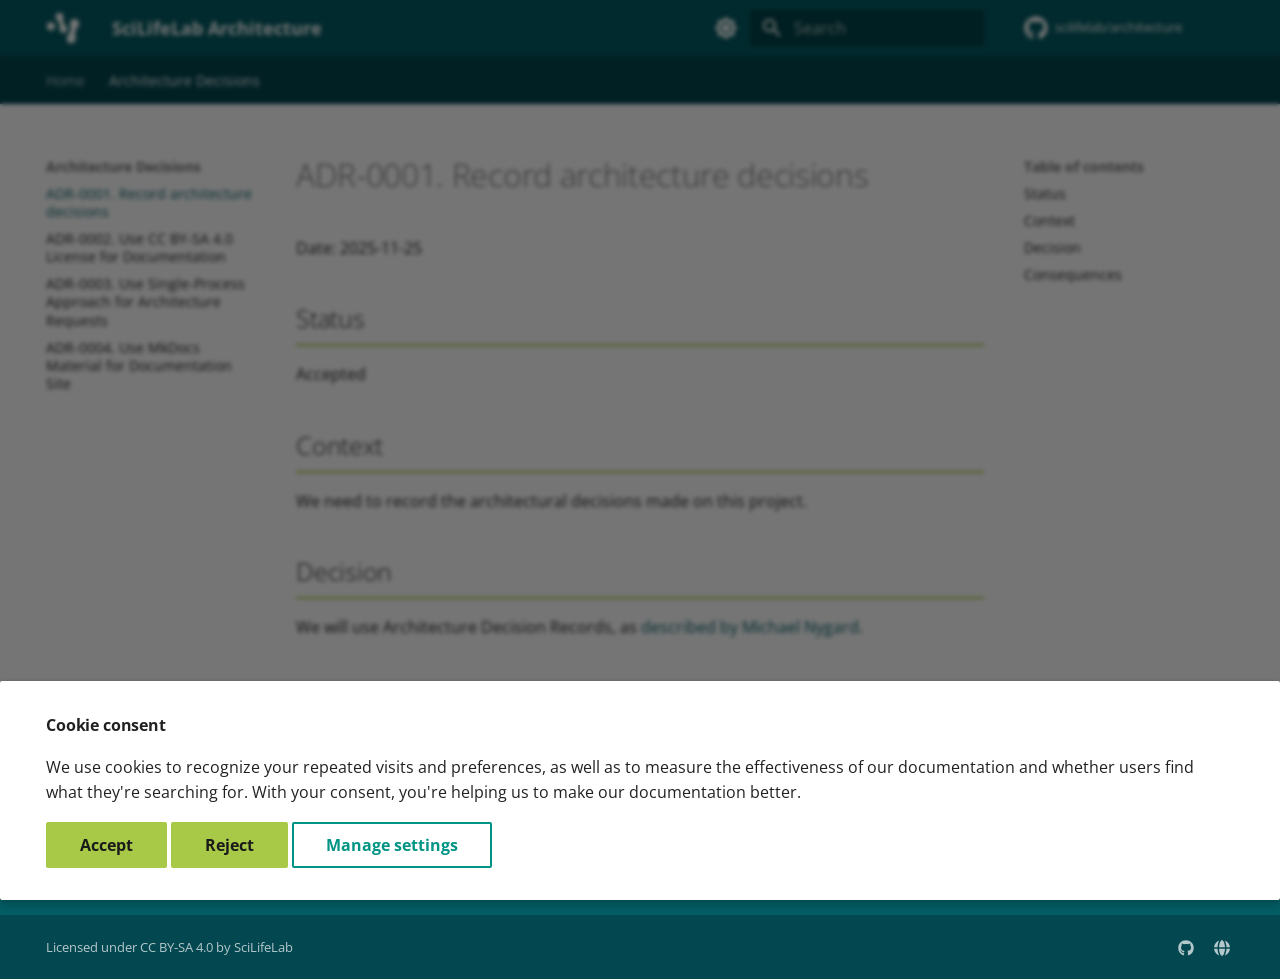
<file: decisions/0001-record-architecture-decisions/index.html>
<!doctype html>
<html lang="en" class="no-js">
  <head>
    
      <meta charset="utf-8">
      <meta name="viewport" content="width=device-width,initial-scale=1">
      
        <meta name="description" content="Architecture decisions and guidelines for SciLifeLab infrastructure">
      
      
        <meta name="author" content="SciLifeLab Architecture Board">
      
      
        <link rel="canonical" href="https://scilifelab.github.io/architecture/decisions/0001-record-architecture-decisions/">
      
      
        <link rel="prev" href="../..">
      
      
        <link rel="next" href="../0002-use-cc-by-sa-4-0-license/">
      
      
        
      
      
      <link rel="icon" href="../../assets/favicon.png">
      <meta name="generator" content="mkdocs-1.6.1, mkdocs-material-9.7.0">
    
    
      
        <title>ADR-0001. Record architecture decisions - SciLifeLab Architecture</title>
      
    
    
      <link rel="stylesheet" href="../../assets/stylesheets/main.618322db.min.css">
      
        
        <link rel="stylesheet" href="../../assets/stylesheets/palette.ab4e12ef.min.css">
      
      


    
    
      
    
    
      
        
        
        <link rel="preconnect" href="https://fonts.gstatic.com" crossorigin>
        <link rel="stylesheet" href="https://fonts.googleapis.com/css?family=Open+Sans:300,300i,400,400i,700,700i%7CFira+Code:400,400i,700,700i&display=fallback">
        <style>:root{--md-text-font:"Open Sans";--md-code-font:"Fira Code"}</style>
      
    
    
      <link rel="stylesheet" href="../../stylesheets/extra.css">
    
    <script>__md_scope=new URL("../..",location),__md_hash=e=>[...e].reduce(((e,_)=>(e<<5)-e+_.charCodeAt(0)),0),__md_get=(e,_=localStorage,t=__md_scope)=>JSON.parse(_.getItem(t.pathname+"."+e)),__md_set=(e,_,t=localStorage,a=__md_scope)=>{try{t.setItem(a.pathname+"."+e,JSON.stringify(_))}catch(e){}}</script>
    
      

    
    
  </head>
  
  
    
    
      
    
    
    
    
    <body dir="ltr" data-md-color-scheme="default" data-md-color-primary="teal" data-md-color-accent="lime">
  
    
    <input class="md-toggle" data-md-toggle="drawer" type="checkbox" id="__drawer" autocomplete="off">
    <input class="md-toggle" data-md-toggle="search" type="checkbox" id="__search" autocomplete="off">
    <label class="md-overlay" for="__drawer"></label>
    <div data-md-component="skip">
      
        
        <a href="#adr-0001-record-architecture-decisions" class="md-skip">
          Skip to content
        </a>
      
    </div>
    <div data-md-component="announce">
      
    </div>
    
    
      

<header class="md-header" data-md-component="header">
  <nav class="md-header__inner md-grid" aria-label="Header">
    <a href="../.." title="SciLifeLab Architecture" class="md-header__button md-logo" aria-label="SciLifeLab Architecture" data-md-component="logo">
      
  <img src="../../assets/logo.png" alt="logo">

    </a>
    <label class="md-header__button md-icon" for="__drawer">
      
      <svg xmlns="http://www.w3.org/2000/svg" viewBox="0 0 24 24"><path d="M3 6h18v2H3zm0 5h18v2H3zm0 5h18v2H3z"/></svg>
    </label>
    <div class="md-header__title" data-md-component="header-title">
      <div class="md-header__ellipsis">
        <div class="md-header__topic">
          <span class="md-ellipsis">
            SciLifeLab Architecture
          </span>
        </div>
        <div class="md-header__topic" data-md-component="header-topic">
          <span class="md-ellipsis">
            
              ADR-0001. Record architecture decisions
            
          </span>
        </div>
      </div>
    </div>
    
      
        <form class="md-header__option" data-md-component="palette">
  
    
    
    
    <input class="md-option" data-md-color-media="(prefers-color-scheme: light)" data-md-color-scheme="default" data-md-color-primary="teal" data-md-color-accent="lime"  aria-label="Switch to dark mode"  type="radio" name="__palette" id="__palette_0">
    
      <label class="md-header__button md-icon" title="Switch to dark mode" for="__palette_1" hidden>
        <svg xmlns="http://www.w3.org/2000/svg" viewBox="0 0 24 24"><path d="M12 8a4 4 0 0 0-4 4 4 4 0 0 0 4 4 4 4 0 0 0 4-4 4 4 0 0 0-4-4m0 10a6 6 0 0 1-6-6 6 6 0 0 1 6-6 6 6 0 0 1 6 6 6 6 0 0 1-6 6m8-9.31V4h-4.69L12 .69 8.69 4H4v4.69L.69 12 4 15.31V20h4.69L12 23.31 15.31 20H20v-4.69L23.31 12z"/></svg>
      </label>
    
  
    
    
    
    <input class="md-option" data-md-color-media="(prefers-color-scheme: dark)" data-md-color-scheme="slate" data-md-color-primary="teal" data-md-color-accent="lime"  aria-label="Switch to light mode"  type="radio" name="__palette" id="__palette_1">
    
      <label class="md-header__button md-icon" title="Switch to light mode" for="__palette_0" hidden>
        <svg xmlns="http://www.w3.org/2000/svg" viewBox="0 0 24 24"><path d="M12 18c-.89 0-1.74-.2-2.5-.55C11.56 16.5 13 14.42 13 12s-1.44-4.5-3.5-5.45C10.26 6.2 11.11 6 12 6a6 6 0 0 1 6 6 6 6 0 0 1-6 6m8-9.31V4h-4.69L12 .69 8.69 4H4v4.69L.69 12 4 15.31V20h4.69L12 23.31 15.31 20H20v-4.69L23.31 12z"/></svg>
      </label>
    
  
</form>
      
    
    
      <script>var palette=__md_get("__palette");if(palette&&palette.color){if("(prefers-color-scheme)"===palette.color.media){var media=matchMedia("(prefers-color-scheme: light)"),input=document.querySelector(media.matches?"[data-md-color-media='(prefers-color-scheme: light)']":"[data-md-color-media='(prefers-color-scheme: dark)']");palette.color.media=input.getAttribute("data-md-color-media"),palette.color.scheme=input.getAttribute("data-md-color-scheme"),palette.color.primary=input.getAttribute("data-md-color-primary"),palette.color.accent=input.getAttribute("data-md-color-accent")}for(var[key,value]of Object.entries(palette.color))document.body.setAttribute("data-md-color-"+key,value)}</script>
    
    
    
      
      
        <label class="md-header__button md-icon" for="__search">
          
          <svg xmlns="http://www.w3.org/2000/svg" viewBox="0 0 24 24"><path d="M9.5 3A6.5 6.5 0 0 1 16 9.5c0 1.61-.59 3.09-1.56 4.23l.27.27h.79l5 5-1.5 1.5-5-5v-.79l-.27-.27A6.52 6.52 0 0 1 9.5 16 6.5 6.5 0 0 1 3 9.5 6.5 6.5 0 0 1 9.5 3m0 2C7 5 5 7 5 9.5S7 14 9.5 14 14 12 14 9.5 12 5 9.5 5"/></svg>
        </label>
        <div class="md-search" data-md-component="search" role="dialog">
  <label class="md-search__overlay" for="__search"></label>
  <div class="md-search__inner" role="search">
    <form class="md-search__form" name="search">
      <input type="text" class="md-search__input" name="query" aria-label="Search" placeholder="Search" autocapitalize="off" autocorrect="off" autocomplete="off" spellcheck="false" data-md-component="search-query" required>
      <label class="md-search__icon md-icon" for="__search">
        
        <svg xmlns="http://www.w3.org/2000/svg" viewBox="0 0 24 24"><path d="M9.5 3A6.5 6.5 0 0 1 16 9.5c0 1.61-.59 3.09-1.56 4.23l.27.27h.79l5 5-1.5 1.5-5-5v-.79l-.27-.27A6.52 6.52 0 0 1 9.5 16 6.5 6.5 0 0 1 3 9.5 6.5 6.5 0 0 1 9.5 3m0 2C7 5 5 7 5 9.5S7 14 9.5 14 14 12 14 9.5 12 5 9.5 5"/></svg>
        
        <svg xmlns="http://www.w3.org/2000/svg" viewBox="0 0 24 24"><path d="M20 11v2H8l5.5 5.5-1.42 1.42L4.16 12l7.92-7.92L13.5 5.5 8 11z"/></svg>
      </label>
      <nav class="md-search__options" aria-label="Search">
        
        <button type="reset" class="md-search__icon md-icon" title="Clear" aria-label="Clear" tabindex="-1">
          
          <svg xmlns="http://www.w3.org/2000/svg" viewBox="0 0 24 24"><path d="M19 6.41 17.59 5 12 10.59 6.41 5 5 6.41 10.59 12 5 17.59 6.41 19 12 13.41 17.59 19 19 17.59 13.41 12z"/></svg>
        </button>
      </nav>
      
        <div class="md-search__suggest" data-md-component="search-suggest"></div>
      
    </form>
    <div class="md-search__output">
      <div class="md-search__scrollwrap" tabindex="0" data-md-scrollfix>
        <div class="md-search-result" data-md-component="search-result">
          <div class="md-search-result__meta">
            Initializing search
          </div>
          <ol class="md-search-result__list" role="presentation"></ol>
        </div>
      </div>
    </div>
  </div>
</div>
      
    
    
      <div class="md-header__source">
        <a href="https://github.com/scilifelab/architecture" title="Go to repository" class="md-source" data-md-component="source">
  <div class="md-source__icon md-icon">
    
    <svg xmlns="http://www.w3.org/2000/svg" viewBox="0 0 512 512"><!--! Font Awesome Free 7.1.0 by @fontawesome - https://fontawesome.com License - https://fontawesome.com/license/free (Icons: CC BY 4.0, Fonts: SIL OFL 1.1, Code: MIT License) Copyright 2025 Fonticons, Inc.--><path d="M173.9 397.4c0 2-2.3 3.6-5.2 3.6-3.3.3-5.6-1.3-5.6-3.6 0-2 2.3-3.6 5.2-3.6 3-.3 5.6 1.3 5.6 3.6m-31.1-4.5c-.7 2 1.3 4.3 4.3 4.9 2.6 1 5.6 0 6.2-2s-1.3-4.3-4.3-5.2c-2.6-.7-5.5.3-6.2 2.3m44.2-1.7c-2.9.7-4.9 2.6-4.6 4.9.3 2 2.9 3.3 5.9 2.6 2.9-.7 4.9-2.6 4.6-4.6-.3-1.9-3-3.2-5.9-2.9M252.8 8C114.1 8 8 113.3 8 252c0 110.9 69.8 205.8 169.5 239.2 12.8 2.3 17.3-5.6 17.3-12.1 0-6.2-.3-40.4-.3-61.4 0 0-70 15-84.7-29.8 0 0-11.4-29.1-27.8-36.6 0 0-22.9-15.7 1.6-15.4 0 0 24.9 2 38.6 25.8 21.9 38.6 58.6 27.5 72.9 20.9 2.3-16 8.8-27.1 16-33.7-55.9-6.2-112.3-14.3-112.3-110.5 0-27.5 7.6-41.3 23.6-58.9-2.6-6.5-11.1-33.3 2.6-67.9 20.9-6.5 69 27 69 27 20-5.6 41.5-8.5 62.8-8.5s42.8 2.9 62.8 8.5c0 0 48.1-33.6 69-27 13.7 34.7 5.2 61.4 2.6 67.9 16 17.7 25.8 31.5 25.8 58.9 0 96.5-58.9 104.2-114.8 110.5 9.2 7.9 17 22.9 17 46.4 0 33.7-.3 75.4-.3 83.6 0 6.5 4.6 14.4 17.3 12.1C436.2 457.8 504 362.9 504 252 504 113.3 391.5 8 252.8 8M105.2 352.9c-1.3 1-1 3.3.7 5.2 1.6 1.6 3.9 2.3 5.2 1 1.3-1 1-3.3-.7-5.2-1.6-1.6-3.9-2.3-5.2-1m-10.8-8.1c-.7 1.3.3 2.9 2.3 3.9 1.6 1 3.6.7 4.3-.7.7-1.3-.3-2.9-2.3-3.9-2-.6-3.6-.3-4.3.7m32.4 35.6c-1.6 1.3-1 4.3 1.3 6.2 2.3 2.3 5.2 2.6 6.5 1 1.3-1.3.7-4.3-1.3-6.2-2.2-2.3-5.2-2.6-6.5-1m-11.4-14.7c-1.6 1-1.6 3.6 0 5.9s4.3 3.3 5.6 2.3c1.6-1.3 1.6-3.9 0-6.2-1.4-2.3-4-3.3-5.6-2"/></svg>
  </div>
  <div class="md-source__repository">
    scilifelab/architecture
  </div>
</a>
      </div>
    
  </nav>
  
</header>
    
    <div class="md-container" data-md-component="container">
      
      
        
          
            
<nav class="md-tabs" aria-label="Tabs" data-md-component="tabs">
  <div class="md-grid">
    <ul class="md-tabs__list">
      
        
  
  
  
  
    <li class="md-tabs__item">
      <a href="../.." class="md-tabs__link">
        
  
  
    
  
  Home

      </a>
    </li>
  

      
        
  
  
  
    
  
  
    
    
      <li class="md-tabs__item md-tabs__item--active">
        <a href="./" class="md-tabs__link">
          
  
  
  Architecture Decisions

        </a>
      </li>
    
  

      
    </ul>
  </div>
</nav>
          
        
      
      <main class="md-main" data-md-component="main">
        <div class="md-main__inner md-grid">
          
            
              
              <div class="md-sidebar md-sidebar--primary" data-md-component="sidebar" data-md-type="navigation" >
                <div class="md-sidebar__scrollwrap">
                  <div class="md-sidebar__inner">
                    


  


<nav class="md-nav md-nav--primary md-nav--lifted" aria-label="Navigation" data-md-level="0">
  <label class="md-nav__title" for="__drawer">
    <a href="../.." title="SciLifeLab Architecture" class="md-nav__button md-logo" aria-label="SciLifeLab Architecture" data-md-component="logo">
      
  <img src="../../assets/logo.png" alt="logo">

    </a>
    SciLifeLab Architecture
  </label>
  
    <div class="md-nav__source">
      <a href="https://github.com/scilifelab/architecture" title="Go to repository" class="md-source" data-md-component="source">
  <div class="md-source__icon md-icon">
    
    <svg xmlns="http://www.w3.org/2000/svg" viewBox="0 0 512 512"><!--! Font Awesome Free 7.1.0 by @fontawesome - https://fontawesome.com License - https://fontawesome.com/license/free (Icons: CC BY 4.0, Fonts: SIL OFL 1.1, Code: MIT License) Copyright 2025 Fonticons, Inc.--><path d="M173.9 397.4c0 2-2.3 3.6-5.2 3.6-3.3.3-5.6-1.3-5.6-3.6 0-2 2.3-3.6 5.2-3.6 3-.3 5.6 1.3 5.6 3.6m-31.1-4.5c-.7 2 1.3 4.3 4.3 4.9 2.6 1 5.6 0 6.2-2s-1.3-4.3-4.3-5.2c-2.6-.7-5.5.3-6.2 2.3m44.2-1.7c-2.9.7-4.9 2.6-4.6 4.9.3 2 2.9 3.3 5.9 2.6 2.9-.7 4.9-2.6 4.6-4.6-.3-1.9-3-3.2-5.9-2.9M252.8 8C114.1 8 8 113.3 8 252c0 110.9 69.8 205.8 169.5 239.2 12.8 2.3 17.3-5.6 17.3-12.1 0-6.2-.3-40.4-.3-61.4 0 0-70 15-84.7-29.8 0 0-11.4-29.1-27.8-36.6 0 0-22.9-15.7 1.6-15.4 0 0 24.9 2 38.6 25.8 21.9 38.6 58.6 27.5 72.9 20.9 2.3-16 8.8-27.1 16-33.7-55.9-6.2-112.3-14.3-112.3-110.5 0-27.5 7.6-41.3 23.6-58.9-2.6-6.5-11.1-33.3 2.6-67.9 20.9-6.5 69 27 69 27 20-5.6 41.5-8.5 62.8-8.5s42.8 2.9 62.8 8.5c0 0 48.1-33.6 69-27 13.7 34.7 5.2 61.4 2.6 67.9 16 17.7 25.8 31.5 25.8 58.9 0 96.5-58.9 104.2-114.8 110.5 9.2 7.9 17 22.9 17 46.4 0 33.7-.3 75.4-.3 83.6 0 6.5 4.6 14.4 17.3 12.1C436.2 457.8 504 362.9 504 252 504 113.3 391.5 8 252.8 8M105.2 352.9c-1.3 1-1 3.3.7 5.2 1.6 1.6 3.9 2.3 5.2 1 1.3-1 1-3.3-.7-5.2-1.6-1.6-3.9-2.3-5.2-1m-10.8-8.1c-.7 1.3.3 2.9 2.3 3.9 1.6 1 3.6.7 4.3-.7.7-1.3-.3-2.9-2.3-3.9-2-.6-3.6-.3-4.3.7m32.4 35.6c-1.6 1.3-1 4.3 1.3 6.2 2.3 2.3 5.2 2.6 6.5 1 1.3-1.3.7-4.3-1.3-6.2-2.2-2.3-5.2-2.6-6.5-1m-11.4-14.7c-1.6 1-1.6 3.6 0 5.9s4.3 3.3 5.6 2.3c1.6-1.3 1.6-3.9 0-6.2-1.4-2.3-4-3.3-5.6-2"/></svg>
  </div>
  <div class="md-source__repository">
    scilifelab/architecture
  </div>
</a>
    </div>
  
  <ul class="md-nav__list" data-md-scrollfix>
    
      
      
  
  
  
  
    <li class="md-nav__item">
      <a href="../.." class="md-nav__link">
        
  
  
  <span class="md-ellipsis">
    
  
    Home
  

    
  </span>
  
  

      </a>
    </li>
  

    
      
      
  
  
    
  
  
  
    
    
    
    
      
        
        
      
      
    
    
    <li class="md-nav__item md-nav__item--active md-nav__item--section md-nav__item--nested">
      
        
        
        <input class="md-nav__toggle md-toggle " type="checkbox" id="__nav_2" checked>
        
          
          <label class="md-nav__link" for="__nav_2" id="__nav_2_label" tabindex="">
            
  
  
  <span class="md-ellipsis">
    
  
    Architecture Decisions
  

    
  </span>
  
  

            <span class="md-nav__icon md-icon"></span>
          </label>
        
        <nav class="md-nav" data-md-level="1" aria-labelledby="__nav_2_label" aria-expanded="true">
          <label class="md-nav__title" for="__nav_2">
            <span class="md-nav__icon md-icon"></span>
            
  
    Architecture Decisions
  

          </label>
          <ul class="md-nav__list" data-md-scrollfix>
            
              
                
  
  
    
  
  
  
    <li class="md-nav__item md-nav__item--active">
      
      <input class="md-nav__toggle md-toggle" type="checkbox" id="__toc">
      
      
        
      
      
        <label class="md-nav__link md-nav__link--active" for="__toc">
          
  
  
  <span class="md-ellipsis">
    
  
    ADR-0001. Record architecture decisions
  

    
  </span>
  
  

          <span class="md-nav__icon md-icon"></span>
        </label>
      
      <a href="./" class="md-nav__link md-nav__link--active">
        
  
  
  <span class="md-ellipsis">
    
  
    ADR-0001. Record architecture decisions
  

    
  </span>
  
  

      </a>
      
        

<nav class="md-nav md-nav--secondary" aria-label="Table of contents">
  
  
  
    
  
  
    <label class="md-nav__title" for="__toc">
      <span class="md-nav__icon md-icon"></span>
      Table of contents
    </label>
    <ul class="md-nav__list" data-md-component="toc" data-md-scrollfix>
      
        <li class="md-nav__item">
  <a href="#status" class="md-nav__link">
    <span class="md-ellipsis">
      
        Status
      
    </span>
  </a>
  
</li>
      
        <li class="md-nav__item">
  <a href="#context" class="md-nav__link">
    <span class="md-ellipsis">
      
        Context
      
    </span>
  </a>
  
</li>
      
        <li class="md-nav__item">
  <a href="#decision" class="md-nav__link">
    <span class="md-ellipsis">
      
        Decision
      
    </span>
  </a>
  
</li>
      
        <li class="md-nav__item">
  <a href="#consequences" class="md-nav__link">
    <span class="md-ellipsis">
      
        Consequences
      
    </span>
  </a>
  
</li>
      
    </ul>
  
</nav>
      
    </li>
  

              
            
              
                
  
  
  
  
    <li class="md-nav__item">
      <a href="../0002-use-cc-by-sa-4-0-license/" class="md-nav__link">
        
  
  
  <span class="md-ellipsis">
    
  
    ADR-0002. Use CC BY-SA 4.0 License for Documentation
  

    
  </span>
  
  

      </a>
    </li>
  

              
            
              
                
  
  
  
  
    <li class="md-nav__item">
      <a href="../0003-use-single-process-approach-for-architecture-requests/" class="md-nav__link">
        
  
  
  <span class="md-ellipsis">
    
  
    ADR-0003. Use Single-Process Approach for Architecture Requests
  

    
  </span>
  
  

      </a>
    </li>
  

              
            
              
                
  
  
  
  
    <li class="md-nav__item">
      <a href="../0004-use-mkdocs-material-for-documentation-site/" class="md-nav__link">
        
  
  
  <span class="md-ellipsis">
    
  
    ADR-0004. Use MkDocs Material for Documentation Site
  

    
  </span>
  
  

      </a>
    </li>
  

              
            
          </ul>
        </nav>
      
    </li>
  

    
  </ul>
</nav>
                  </div>
                </div>
              </div>
            
            
              
              <div class="md-sidebar md-sidebar--secondary" data-md-component="sidebar" data-md-type="toc" >
                <div class="md-sidebar__scrollwrap">
                  <div class="md-sidebar__inner">
                    

<nav class="md-nav md-nav--secondary" aria-label="Table of contents">
  
  
  
    
  
  
    <label class="md-nav__title" for="__toc">
      <span class="md-nav__icon md-icon"></span>
      Table of contents
    </label>
    <ul class="md-nav__list" data-md-component="toc" data-md-scrollfix>
      
        <li class="md-nav__item">
  <a href="#status" class="md-nav__link">
    <span class="md-ellipsis">
      
        Status
      
    </span>
  </a>
  
</li>
      
        <li class="md-nav__item">
  <a href="#context" class="md-nav__link">
    <span class="md-ellipsis">
      
        Context
      
    </span>
  </a>
  
</li>
      
        <li class="md-nav__item">
  <a href="#decision" class="md-nav__link">
    <span class="md-ellipsis">
      
        Decision
      
    </span>
  </a>
  
</li>
      
        <li class="md-nav__item">
  <a href="#consequences" class="md-nav__link">
    <span class="md-ellipsis">
      
        Consequences
      
    </span>
  </a>
  
</li>
      
    </ul>
  
</nav>
                  </div>
                </div>
              </div>
            
          
          
            <div class="md-content" data-md-component="content">
              
              <article class="md-content__inner md-typeset">
                
                  


  
  


<h1 id="adr-0001-record-architecture-decisions">ADR-0001. Record architecture decisions<a class="headerlink" href="#adr-0001-record-architecture-decisions" title="Permanent link">&para;</a></h1>
<p>Date: 2025-11-25</p>
<h2 id="status">Status<a class="headerlink" href="#status" title="Permanent link">&para;</a></h2>
<p>Accepted</p>
<h2 id="context">Context<a class="headerlink" href="#context" title="Permanent link">&para;</a></h2>
<p>We need to record the architectural decisions made on this project.</p>
<h2 id="decision">Decision<a class="headerlink" href="#decision" title="Permanent link">&para;</a></h2>
<p>We will use Architecture Decision Records, as <a href="http://thinkrelevance.com/blog/2011/11/15/documenting-architecture-decisions">described by Michael Nygard</a>.</p>
<h2 id="consequences">Consequences<a class="headerlink" href="#consequences" title="Permanent link">&para;</a></h2>
<p>See Michael Nygard's article, linked above. For a lightweight ADR toolset, see Nat Pryce's <a href="https://github.com/npryce/adr-tools">adr-tools</a>.</p>












                
              </article>
            </div>
          
          
<script>var target=document.getElementById(location.hash.slice(1));target&&target.name&&(target.checked=target.name.startsWith("__tabbed_"))</script>
        </div>
        
          <button type="button" class="md-top md-icon" data-md-component="top" hidden>
  
  <svg xmlns="http://www.w3.org/2000/svg" viewBox="0 0 24 24"><path d="M13 20h-2V8l-5.5 5.5-1.42-1.42L12 4.16l7.92 7.92-1.42 1.42L13 8z"/></svg>
  Back to top
</button>
        
      </main>
      
        <footer class="md-footer">
  
    
      
      <nav class="md-footer__inner md-grid" aria-label="Footer" >
        
          
          <a href="../.." class="md-footer__link md-footer__link--prev" aria-label="Previous: Home">
            <div class="md-footer__button md-icon">
              
              <svg xmlns="http://www.w3.org/2000/svg" viewBox="0 0 24 24"><path d="M20 11v2H8l5.5 5.5-1.42 1.42L4.16 12l7.92-7.92L13.5 5.5 8 11z"/></svg>
            </div>
            <div class="md-footer__title">
              <span class="md-footer__direction">
                Previous
              </span>
              <div class="md-ellipsis">
                Home
              </div>
            </div>
          </a>
        
        
          
          <a href="../0002-use-cc-by-sa-4-0-license/" class="md-footer__link md-footer__link--next" aria-label="Next: ADR-0002. Use CC BY-SA 4.0 License for Documentation">
            <div class="md-footer__title">
              <span class="md-footer__direction">
                Next
              </span>
              <div class="md-ellipsis">
                ADR-0002. Use CC BY-SA 4.0 License for Documentation
              </div>
            </div>
            <div class="md-footer__button md-icon">
              
              <svg xmlns="http://www.w3.org/2000/svg" viewBox="0 0 24 24"><path d="M4 11v2h12l-5.5 5.5 1.42 1.42L19.84 12l-7.92-7.92L10.5 5.5 16 11z"/></svg>
            </div>
          </a>
        
      </nav>
    
  
  <div class="md-footer-meta md-typeset">
    <div class="md-footer-meta__inner md-grid">
      <div class="md-copyright">
  
    <div class="md-copyright__highlight">
      Licensed under <a href="https://creativecommons.org/licenses/by-sa/4.0/" target="_blank" rel="noopener">CC BY-SA 4.0</a> by SciLifeLab
    </div>
  
  
</div>
      
        
<div class="md-social">
  
    
    
    
    
      
      
    
    <a href="https://github.com/SciLifeLab" target="_blank" rel="noopener" title="github.com" class="md-social__link">
      <svg xmlns="http://www.w3.org/2000/svg" viewBox="0 0 512 512"><!--! Font Awesome Free 7.1.0 by @fontawesome - https://fontawesome.com License - https://fontawesome.com/license/free (Icons: CC BY 4.0, Fonts: SIL OFL 1.1, Code: MIT License) Copyright 2025 Fonticons, Inc.--><path d="M173.9 397.4c0 2-2.3 3.6-5.2 3.6-3.3.3-5.6-1.3-5.6-3.6 0-2 2.3-3.6 5.2-3.6 3-.3 5.6 1.3 5.6 3.6m-31.1-4.5c-.7 2 1.3 4.3 4.3 4.9 2.6 1 5.6 0 6.2-2s-1.3-4.3-4.3-5.2c-2.6-.7-5.5.3-6.2 2.3m44.2-1.7c-2.9.7-4.9 2.6-4.6 4.9.3 2 2.9 3.3 5.9 2.6 2.9-.7 4.9-2.6 4.6-4.6-.3-1.9-3-3.2-5.9-2.9M252.8 8C114.1 8 8 113.3 8 252c0 110.9 69.8 205.8 169.5 239.2 12.8 2.3 17.3-5.6 17.3-12.1 0-6.2-.3-40.4-.3-61.4 0 0-70 15-84.7-29.8 0 0-11.4-29.1-27.8-36.6 0 0-22.9-15.7 1.6-15.4 0 0 24.9 2 38.6 25.8 21.9 38.6 58.6 27.5 72.9 20.9 2.3-16 8.8-27.1 16-33.7-55.9-6.2-112.3-14.3-112.3-110.5 0-27.5 7.6-41.3 23.6-58.9-2.6-6.5-11.1-33.3 2.6-67.9 20.9-6.5 69 27 69 27 20-5.6 41.5-8.5 62.8-8.5s42.8 2.9 62.8 8.5c0 0 48.1-33.6 69-27 13.7 34.7 5.2 61.4 2.6 67.9 16 17.7 25.8 31.5 25.8 58.9 0 96.5-58.9 104.2-114.8 110.5 9.2 7.9 17 22.9 17 46.4 0 33.7-.3 75.4-.3 83.6 0 6.5 4.6 14.4 17.3 12.1C436.2 457.8 504 362.9 504 252 504 113.3 391.5 8 252.8 8M105.2 352.9c-1.3 1-1 3.3.7 5.2 1.6 1.6 3.9 2.3 5.2 1 1.3-1 1-3.3-.7-5.2-1.6-1.6-3.9-2.3-5.2-1m-10.8-8.1c-.7 1.3.3 2.9 2.3 3.9 1.6 1 3.6.7 4.3-.7.7-1.3-.3-2.9-2.3-3.9-2-.6-3.6-.3-4.3.7m32.4 35.6c-1.6 1.3-1 4.3 1.3 6.2 2.3 2.3 5.2 2.6 6.5 1 1.3-1.3.7-4.3-1.3-6.2-2.2-2.3-5.2-2.6-6.5-1m-11.4-14.7c-1.6 1-1.6 3.6 0 5.9s4.3 3.3 5.6 2.3c1.6-1.3 1.6-3.9 0-6.2-1.4-2.3-4-3.3-5.6-2"/></svg>
    </a>
  
    
    
    
    
      
      
    
    <a href="https://scilifelab.se" target="_blank" rel="noopener" title="scilifelab.se" class="md-social__link">
      <svg xmlns="http://www.w3.org/2000/svg" viewBox="0 0 512 512"><!--! Font Awesome Free 7.1.0 by @fontawesome - https://fontawesome.com License - https://fontawesome.com/license/free (Icons: CC BY 4.0, Fonts: SIL OFL 1.1, Code: MIT License) Copyright 2025 Fonticons, Inc.--><path d="M351.9 280H161c2.9 64.5 17.2 123.9 37.5 167.4 11.4 24.5 23.7 41.8 35.1 52.4 11.2 10.5 18.9 12.2 22.9 12.2s11.7-1.7 22.9-12.2c11.4-10.6 23.7-28 35.1-52.4 20.3-43.5 34.6-102.9 37.5-167.4zm-191-48h190.9c-2.8-64.5-17.1-123.9-37.4-167.4-11.4-24.4-23.7-41.8-35.1-52.4C268.1 1.7 260.4 0 256.4 0s-11.7 1.7-22.9 12.2c-11.4 10.6-23.7 28-35.1 52.4-20.3 43.5-34.6 102.9-37.5 167.4m-48 0c3.5-85.6 25.6-165.1 57.9-217.3C78.7 47.3 10.9 131.2 1.5 232zM1.5 280c9.4 100.8 77.2 184.7 169.3 217.3-32.3-52.2-54.4-131.7-57.9-217.3zm398.4 0c-3.5 85.6-25.6 165.1-57.9 217.3 92.1-32.7 159.9-116.5 169.3-217.3zm111.4-48C501.9 131.2 434.1 47.3 342 14.7c32.3 52.2 54.4 131.7 57.9 217.3z"/></svg>
    </a>
  
</div>
      
    </div>
  </div>
</footer>
      
    </div>
    <div class="md-dialog" data-md-component="dialog">
      <div class="md-dialog__inner md-typeset"></div>
    </div>
    
    
      <div class="md-consent" data-md-component="consent" id="__consent" hidden>
        <div class="md-consent__overlay"></div>
        <aside class="md-consent__inner">
          <form class="md-consent__form md-grid md-typeset" name="consent">
            



<h4>Cookie consent</h4>
<p>We use cookies to recognize your repeated visits and preferences, as well as to measure the effectiveness of our documentation and whether users find what they're searching for. With your consent, you're helping us to make our documentation better.</p>
<input class="md-toggle" type="checkbox" id="__settings" >
<div class="md-consent__settings">
  <ul class="task-list">
    
    
      
    
    
    
      
        
  
  
    
    
      
    
  
  <li class="task-list-item">
    <label class="task-list-control">
      <input type="checkbox" name="github" checked>
      <span class="task-list-indicator"></span>
      GitHub
    </label>
  </li>

      
    
  </ul>
</div>
<div class="md-consent__controls">
  
    
      <button class="md-button md-button--primary">Accept</button>
    
    
    
  
    
    
      <button type="reset" class="md-button md-button--primary">Reject</button>
    
    
  
    
    
    
      <label class="md-button" for="__settings">Manage settings</label>
    
  
</div>
          </form>
        </aside>
      </div>
      <script>var consent=__md_get("__consent");if(consent)for(var input of document.forms.consent.elements)input.name&&(input.checked=consent[input.name]||!1);else"file:"!==location.protocol&&setTimeout((function(){document.querySelector("[data-md-component=consent]").hidden=!1}),250);var form=document.forms.consent;for(var action of["submit","reset"])form.addEventListener(action,(function(e){if(e.preventDefault(),"reset"===e.type)for(var n of document.forms.consent.elements)n.name&&(n.checked=!1);__md_set("__consent",Object.fromEntries(Array.from(new FormData(form).keys()).map((function(e){return[e,!0]})))),location.hash="",location.reload()}))</script>
    
    
      
      
      <script id="__config" type="application/json">{"annotate": null, "base": "../..", "features": ["navigation.instant", "navigation.tracking", "navigation.tabs", "navigation.top", "navigation.footer", "search.suggest", "search.highlight", "content.code.copy"], "search": "../../assets/javascripts/workers/search.7a47a382.min.js", "tags": null, "translations": {"clipboard.copied": "Copied to clipboard", "clipboard.copy": "Copy to clipboard", "search.result.more.one": "1 more on this page", "search.result.more.other": "# more on this page", "search.result.none": "No matching documents", "search.result.one": "1 matching document", "search.result.other": "# matching documents", "search.result.placeholder": "Type to start searching", "search.result.term.missing": "Missing", "select.version": "Select version"}, "version": null}</script>
    
    
      <script src="../../assets/javascripts/bundle.e71a0d61.min.js"></script>
      
    
  </body>
</html>
</file>
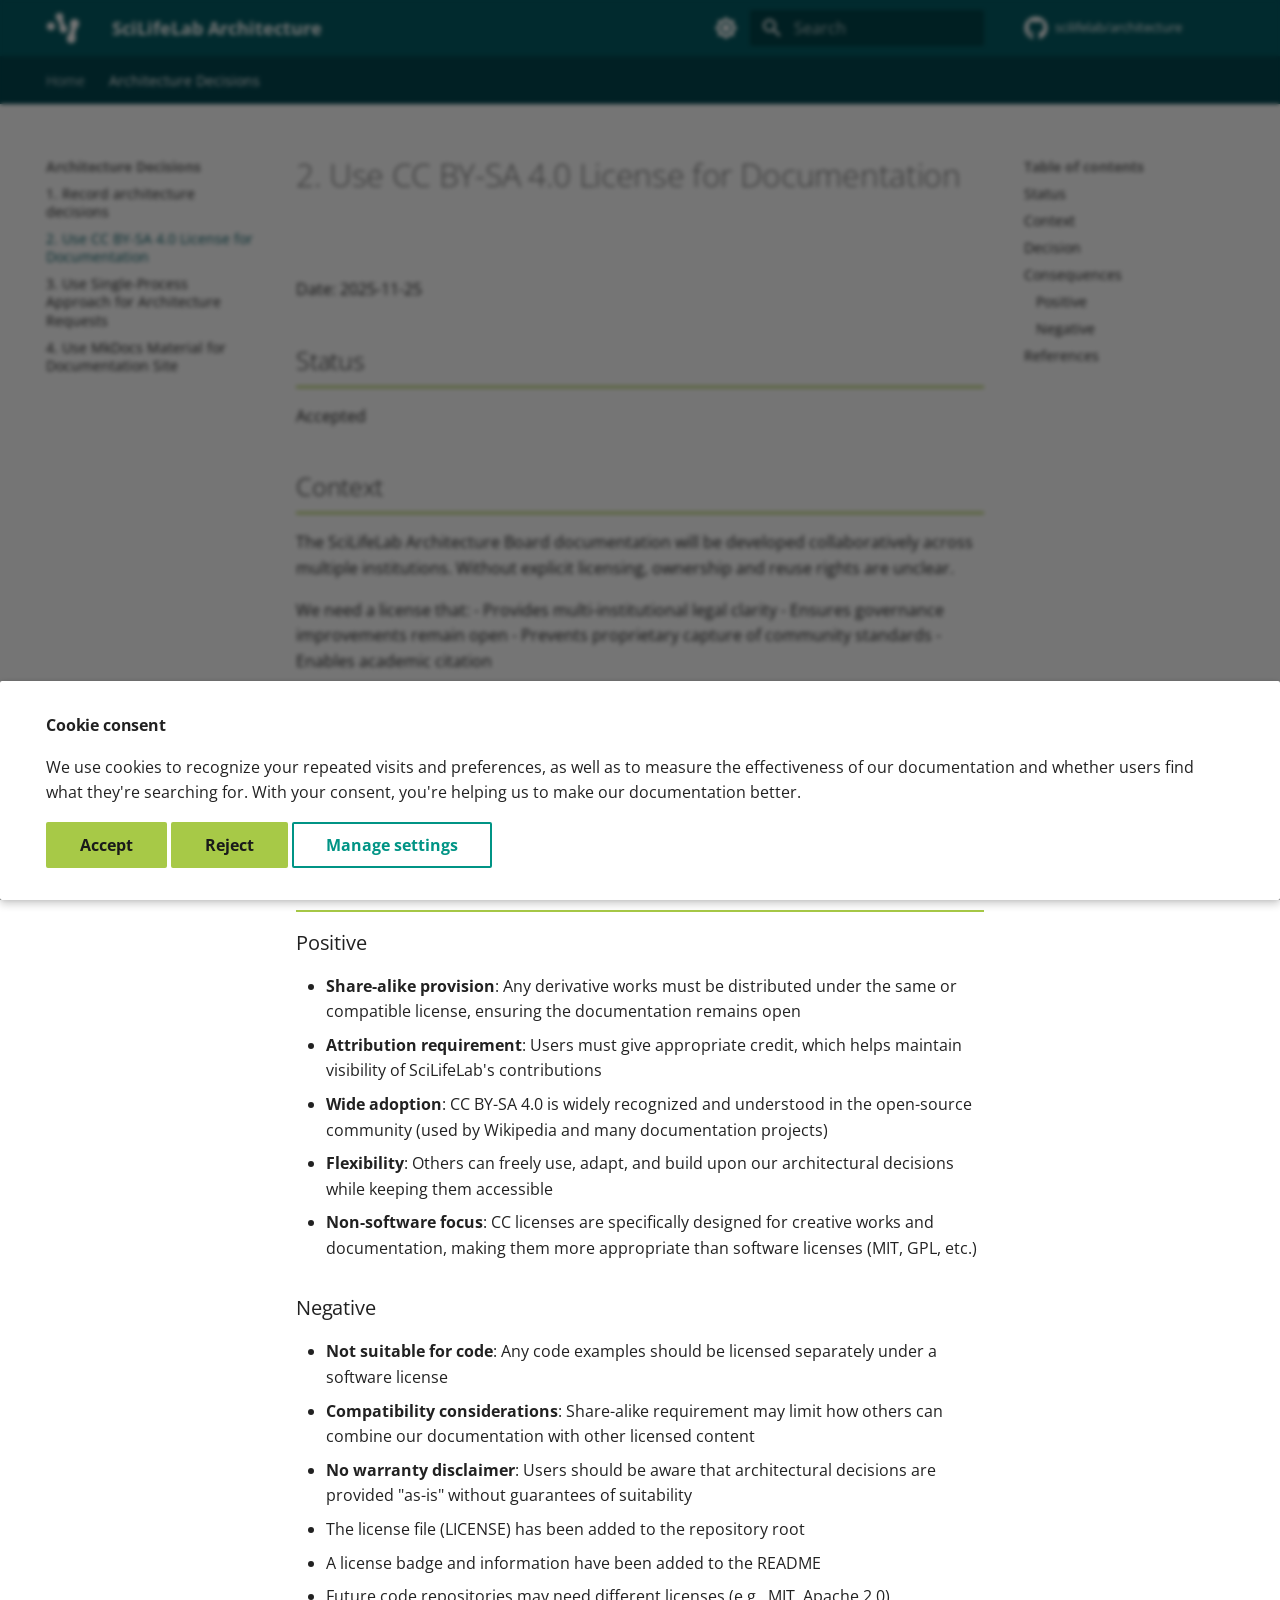
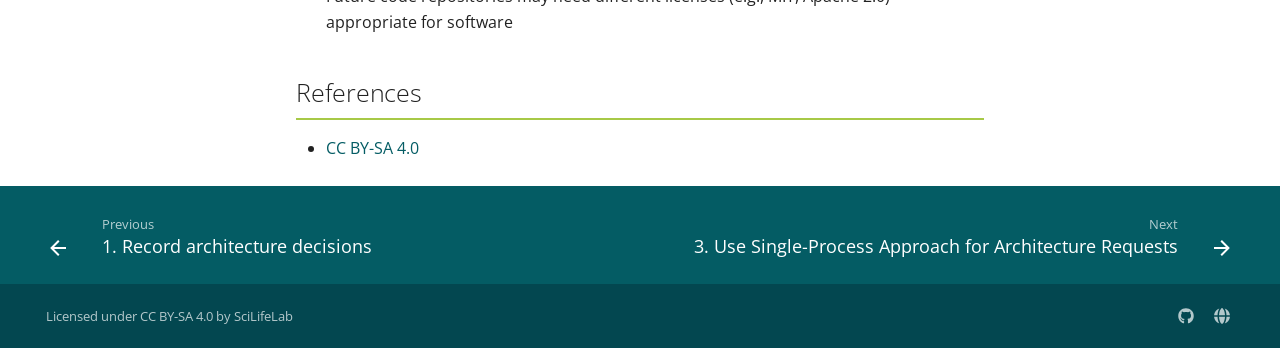
<file: decisions/0002-use-cc-by-sa-4-0-license/index.html>
<!doctype html>
<html lang="en" class="no-js">
  <head>
    
      <meta charset="utf-8">
      <meta name="viewport" content="width=device-width,initial-scale=1">
      
        <meta name="description" content="Architecture decisions and guidelines for SciLifeLab infrastructure">
      
      
        <meta name="author" content="SciLifeLab Architecture Board">
      
      
        <link rel="canonical" href="https://scilifelab.github.io/architecture/decisions/0002-use-cc-by-sa-4-0-license/">
      
      
        <link rel="prev" href="../0001-record-architecture-decisions/">
      
      
        <link rel="next" href="../0003-use-single-process-approach-for-architecture-requests/">
      
      
        
      
      
      <link rel="icon" href="../../assets/favicon.png">
      <meta name="generator" content="mkdocs-1.6.1, mkdocs-material-9.7.0">
    
    
      
        <title>2. Use CC BY-SA 4.0 License for Documentation - SciLifeLab Architecture</title>
      
    
    
      <link rel="stylesheet" href="../../assets/stylesheets/main.618322db.min.css">
      
        
        <link rel="stylesheet" href="../../assets/stylesheets/palette.ab4e12ef.min.css">
      
      


    
    
      
    
    
      
        
        
        <link rel="preconnect" href="https://fonts.gstatic.com" crossorigin>
        <link rel="stylesheet" href="https://fonts.googleapis.com/css?family=Open+Sans:300,300i,400,400i,700,700i%7CFira+Code:400,400i,700,700i&display=fallback">
        <style>:root{--md-text-font:"Open Sans";--md-code-font:"Fira Code"}</style>
      
    
    
      <link rel="stylesheet" href="../../stylesheets/extra.css">
    
    <script>__md_scope=new URL("../..",location),__md_hash=e=>[...e].reduce(((e,_)=>(e<<5)-e+_.charCodeAt(0)),0),__md_get=(e,_=localStorage,t=__md_scope)=>JSON.parse(_.getItem(t.pathname+"."+e)),__md_set=(e,_,t=localStorage,a=__md_scope)=>{try{t.setItem(a.pathname+"."+e,JSON.stringify(_))}catch(e){}}</script>
    
      

    
    
  </head>
  
  
    
    
      
    
    
    
    
    <body dir="ltr" data-md-color-scheme="default" data-md-color-primary="teal" data-md-color-accent="lime">
  
    
    <input class="md-toggle" data-md-toggle="drawer" type="checkbox" id="__drawer" autocomplete="off">
    <input class="md-toggle" data-md-toggle="search" type="checkbox" id="__search" autocomplete="off">
    <label class="md-overlay" for="__drawer"></label>
    <div data-md-component="skip">
      
        
        <a href="#2-use-cc-by-sa-40-license-for-documentation" class="md-skip">
          Skip to content
        </a>
      
    </div>
    <div data-md-component="announce">
      
    </div>
    
    
      

<header class="md-header" data-md-component="header">
  <nav class="md-header__inner md-grid" aria-label="Header">
    <a href="../.." title="SciLifeLab Architecture" class="md-header__button md-logo" aria-label="SciLifeLab Architecture" data-md-component="logo">
      
  <img src="../../assets/logo.png" alt="logo">

    </a>
    <label class="md-header__button md-icon" for="__drawer">
      
      <svg xmlns="http://www.w3.org/2000/svg" viewBox="0 0 24 24"><path d="M3 6h18v2H3zm0 5h18v2H3zm0 5h18v2H3z"/></svg>
    </label>
    <div class="md-header__title" data-md-component="header-title">
      <div class="md-header__ellipsis">
        <div class="md-header__topic">
          <span class="md-ellipsis">
            SciLifeLab Architecture
          </span>
        </div>
        <div class="md-header__topic" data-md-component="header-topic">
          <span class="md-ellipsis">
            
              2. Use CC BY-SA 4.0 License for Documentation
            
          </span>
        </div>
      </div>
    </div>
    
      
        <form class="md-header__option" data-md-component="palette">
  
    
    
    
    <input class="md-option" data-md-color-media="(prefers-color-scheme: light)" data-md-color-scheme="default" data-md-color-primary="teal" data-md-color-accent="lime"  aria-label="Switch to dark mode"  type="radio" name="__palette" id="__palette_0">
    
      <label class="md-header__button md-icon" title="Switch to dark mode" for="__palette_1" hidden>
        <svg xmlns="http://www.w3.org/2000/svg" viewBox="0 0 24 24"><path d="M12 8a4 4 0 0 0-4 4 4 4 0 0 0 4 4 4 4 0 0 0 4-4 4 4 0 0 0-4-4m0 10a6 6 0 0 1-6-6 6 6 0 0 1 6-6 6 6 0 0 1 6 6 6 6 0 0 1-6 6m8-9.31V4h-4.69L12 .69 8.69 4H4v4.69L.69 12 4 15.31V20h4.69L12 23.31 15.31 20H20v-4.69L23.31 12z"/></svg>
      </label>
    
  
    
    
    
    <input class="md-option" data-md-color-media="(prefers-color-scheme: dark)" data-md-color-scheme="slate" data-md-color-primary="teal" data-md-color-accent="lime"  aria-label="Switch to light mode"  type="radio" name="__palette" id="__palette_1">
    
      <label class="md-header__button md-icon" title="Switch to light mode" for="__palette_0" hidden>
        <svg xmlns="http://www.w3.org/2000/svg" viewBox="0 0 24 24"><path d="M12 18c-.89 0-1.74-.2-2.5-.55C11.56 16.5 13 14.42 13 12s-1.44-4.5-3.5-5.45C10.26 6.2 11.11 6 12 6a6 6 0 0 1 6 6 6 6 0 0 1-6 6m8-9.31V4h-4.69L12 .69 8.69 4H4v4.69L.69 12 4 15.31V20h4.69L12 23.31 15.31 20H20v-4.69L23.31 12z"/></svg>
      </label>
    
  
</form>
      
    
    
      <script>var palette=__md_get("__palette");if(palette&&palette.color){if("(prefers-color-scheme)"===palette.color.media){var media=matchMedia("(prefers-color-scheme: light)"),input=document.querySelector(media.matches?"[data-md-color-media='(prefers-color-scheme: light)']":"[data-md-color-media='(prefers-color-scheme: dark)']");palette.color.media=input.getAttribute("data-md-color-media"),palette.color.scheme=input.getAttribute("data-md-color-scheme"),palette.color.primary=input.getAttribute("data-md-color-primary"),palette.color.accent=input.getAttribute("data-md-color-accent")}for(var[key,value]of Object.entries(palette.color))document.body.setAttribute("data-md-color-"+key,value)}</script>
    
    
    
      
      
        <label class="md-header__button md-icon" for="__search">
          
          <svg xmlns="http://www.w3.org/2000/svg" viewBox="0 0 24 24"><path d="M9.5 3A6.5 6.5 0 0 1 16 9.5c0 1.61-.59 3.09-1.56 4.23l.27.27h.79l5 5-1.5 1.5-5-5v-.79l-.27-.27A6.52 6.52 0 0 1 9.5 16 6.5 6.5 0 0 1 3 9.5 6.5 6.5 0 0 1 9.5 3m0 2C7 5 5 7 5 9.5S7 14 9.5 14 14 12 14 9.5 12 5 9.5 5"/></svg>
        </label>
        <div class="md-search" data-md-component="search" role="dialog">
  <label class="md-search__overlay" for="__search"></label>
  <div class="md-search__inner" role="search">
    <form class="md-search__form" name="search">
      <input type="text" class="md-search__input" name="query" aria-label="Search" placeholder="Search" autocapitalize="off" autocorrect="off" autocomplete="off" spellcheck="false" data-md-component="search-query" required>
      <label class="md-search__icon md-icon" for="__search">
        
        <svg xmlns="http://www.w3.org/2000/svg" viewBox="0 0 24 24"><path d="M9.5 3A6.5 6.5 0 0 1 16 9.5c0 1.61-.59 3.09-1.56 4.23l.27.27h.79l5 5-1.5 1.5-5-5v-.79l-.27-.27A6.52 6.52 0 0 1 9.5 16 6.5 6.5 0 0 1 3 9.5 6.5 6.5 0 0 1 9.5 3m0 2C7 5 5 7 5 9.5S7 14 9.5 14 14 12 14 9.5 12 5 9.5 5"/></svg>
        
        <svg xmlns="http://www.w3.org/2000/svg" viewBox="0 0 24 24"><path d="M20 11v2H8l5.5 5.5-1.42 1.42L4.16 12l7.92-7.92L13.5 5.5 8 11z"/></svg>
      </label>
      <nav class="md-search__options" aria-label="Search">
        
        <button type="reset" class="md-search__icon md-icon" title="Clear" aria-label="Clear" tabindex="-1">
          
          <svg xmlns="http://www.w3.org/2000/svg" viewBox="0 0 24 24"><path d="M19 6.41 17.59 5 12 10.59 6.41 5 5 6.41 10.59 12 5 17.59 6.41 19 12 13.41 17.59 19 19 17.59 13.41 12z"/></svg>
        </button>
      </nav>
      
        <div class="md-search__suggest" data-md-component="search-suggest"></div>
      
    </form>
    <div class="md-search__output">
      <div class="md-search__scrollwrap" tabindex="0" data-md-scrollfix>
        <div class="md-search-result" data-md-component="search-result">
          <div class="md-search-result__meta">
            Initializing search
          </div>
          <ol class="md-search-result__list" role="presentation"></ol>
        </div>
      </div>
    </div>
  </div>
</div>
      
    
    
      <div class="md-header__source">
        <a href="https://github.com/scilifelab/architecture" title="Go to repository" class="md-source" data-md-component="source">
  <div class="md-source__icon md-icon">
    
    <svg xmlns="http://www.w3.org/2000/svg" viewBox="0 0 512 512"><!--! Font Awesome Free 7.1.0 by @fontawesome - https://fontawesome.com License - https://fontawesome.com/license/free (Icons: CC BY 4.0, Fonts: SIL OFL 1.1, Code: MIT License) Copyright 2025 Fonticons, Inc.--><path d="M173.9 397.4c0 2-2.3 3.6-5.2 3.6-3.3.3-5.6-1.3-5.6-3.6 0-2 2.3-3.6 5.2-3.6 3-.3 5.6 1.3 5.6 3.6m-31.1-4.5c-.7 2 1.3 4.3 4.3 4.9 2.6 1 5.6 0 6.2-2s-1.3-4.3-4.3-5.2c-2.6-.7-5.5.3-6.2 2.3m44.2-1.7c-2.9.7-4.9 2.6-4.6 4.9.3 2 2.9 3.3 5.9 2.6 2.9-.7 4.9-2.6 4.6-4.6-.3-1.9-3-3.2-5.9-2.9M252.8 8C114.1 8 8 113.3 8 252c0 110.9 69.8 205.8 169.5 239.2 12.8 2.3 17.3-5.6 17.3-12.1 0-6.2-.3-40.4-.3-61.4 0 0-70 15-84.7-29.8 0 0-11.4-29.1-27.8-36.6 0 0-22.9-15.7 1.6-15.4 0 0 24.9 2 38.6 25.8 21.9 38.6 58.6 27.5 72.9 20.9 2.3-16 8.8-27.1 16-33.7-55.9-6.2-112.3-14.3-112.3-110.5 0-27.5 7.6-41.3 23.6-58.9-2.6-6.5-11.1-33.3 2.6-67.9 20.9-6.5 69 27 69 27 20-5.6 41.5-8.5 62.8-8.5s42.8 2.9 62.8 8.5c0 0 48.1-33.6 69-27 13.7 34.7 5.2 61.4 2.6 67.9 16 17.7 25.8 31.5 25.8 58.9 0 96.5-58.9 104.2-114.8 110.5 9.2 7.9 17 22.9 17 46.4 0 33.7-.3 75.4-.3 83.6 0 6.5 4.6 14.4 17.3 12.1C436.2 457.8 504 362.9 504 252 504 113.3 391.5 8 252.8 8M105.2 352.9c-1.3 1-1 3.3.7 5.2 1.6 1.6 3.9 2.3 5.2 1 1.3-1 1-3.3-.7-5.2-1.6-1.6-3.9-2.3-5.2-1m-10.8-8.1c-.7 1.3.3 2.9 2.3 3.9 1.6 1 3.6.7 4.3-.7.7-1.3-.3-2.9-2.3-3.9-2-.6-3.6-.3-4.3.7m32.4 35.6c-1.6 1.3-1 4.3 1.3 6.2 2.3 2.3 5.2 2.6 6.5 1 1.3-1.3.7-4.3-1.3-6.2-2.2-2.3-5.2-2.6-6.5-1m-11.4-14.7c-1.6 1-1.6 3.6 0 5.9s4.3 3.3 5.6 2.3c1.6-1.3 1.6-3.9 0-6.2-1.4-2.3-4-3.3-5.6-2"/></svg>
  </div>
  <div class="md-source__repository">
    scilifelab/architecture
  </div>
</a>
      </div>
    
  </nav>
  
</header>
    
    <div class="md-container" data-md-component="container">
      
      
        
          
            
<nav class="md-tabs" aria-label="Tabs" data-md-component="tabs">
  <div class="md-grid">
    <ul class="md-tabs__list">
      
        
  
  
  
  
    <li class="md-tabs__item">
      <a href="../.." class="md-tabs__link">
        
  
  
    
  
  Home

      </a>
    </li>
  

      
        
  
  
  
    
  
  
    
    
      <li class="md-tabs__item md-tabs__item--active">
        <a href="../0001-record-architecture-decisions/" class="md-tabs__link">
          
  
  
  Architecture Decisions

        </a>
      </li>
    
  

      
    </ul>
  </div>
</nav>
          
        
      
      <main class="md-main" data-md-component="main">
        <div class="md-main__inner md-grid">
          
            
              
              <div class="md-sidebar md-sidebar--primary" data-md-component="sidebar" data-md-type="navigation" >
                <div class="md-sidebar__scrollwrap">
                  <div class="md-sidebar__inner">
                    


  


<nav class="md-nav md-nav--primary md-nav--lifted" aria-label="Navigation" data-md-level="0">
  <label class="md-nav__title" for="__drawer">
    <a href="../.." title="SciLifeLab Architecture" class="md-nav__button md-logo" aria-label="SciLifeLab Architecture" data-md-component="logo">
      
  <img src="../../assets/logo.png" alt="logo">

    </a>
    SciLifeLab Architecture
  </label>
  
    <div class="md-nav__source">
      <a href="https://github.com/scilifelab/architecture" title="Go to repository" class="md-source" data-md-component="source">
  <div class="md-source__icon md-icon">
    
    <svg xmlns="http://www.w3.org/2000/svg" viewBox="0 0 512 512"><!--! Font Awesome Free 7.1.0 by @fontawesome - https://fontawesome.com License - https://fontawesome.com/license/free (Icons: CC BY 4.0, Fonts: SIL OFL 1.1, Code: MIT License) Copyright 2025 Fonticons, Inc.--><path d="M173.9 397.4c0 2-2.3 3.6-5.2 3.6-3.3.3-5.6-1.3-5.6-3.6 0-2 2.3-3.6 5.2-3.6 3-.3 5.6 1.3 5.6 3.6m-31.1-4.5c-.7 2 1.3 4.3 4.3 4.9 2.6 1 5.6 0 6.2-2s-1.3-4.3-4.3-5.2c-2.6-.7-5.5.3-6.2 2.3m44.2-1.7c-2.9.7-4.9 2.6-4.6 4.9.3 2 2.9 3.3 5.9 2.6 2.9-.7 4.9-2.6 4.6-4.6-.3-1.9-3-3.2-5.9-2.9M252.8 8C114.1 8 8 113.3 8 252c0 110.9 69.8 205.8 169.5 239.2 12.8 2.3 17.3-5.6 17.3-12.1 0-6.2-.3-40.4-.3-61.4 0 0-70 15-84.7-29.8 0 0-11.4-29.1-27.8-36.6 0 0-22.9-15.7 1.6-15.4 0 0 24.9 2 38.6 25.8 21.9 38.6 58.6 27.5 72.9 20.9 2.3-16 8.8-27.1 16-33.7-55.9-6.2-112.3-14.3-112.3-110.5 0-27.5 7.6-41.3 23.6-58.9-2.6-6.5-11.1-33.3 2.6-67.9 20.9-6.5 69 27 69 27 20-5.6 41.5-8.5 62.8-8.5s42.8 2.9 62.8 8.5c0 0 48.1-33.6 69-27 13.7 34.7 5.2 61.4 2.6 67.9 16 17.7 25.8 31.5 25.8 58.9 0 96.5-58.9 104.2-114.8 110.5 9.2 7.9 17 22.9 17 46.4 0 33.7-.3 75.4-.3 83.6 0 6.5 4.6 14.4 17.3 12.1C436.2 457.8 504 362.9 504 252 504 113.3 391.5 8 252.8 8M105.2 352.9c-1.3 1-1 3.3.7 5.2 1.6 1.6 3.9 2.3 5.2 1 1.3-1 1-3.3-.7-5.2-1.6-1.6-3.9-2.3-5.2-1m-10.8-8.1c-.7 1.3.3 2.9 2.3 3.9 1.6 1 3.6.7 4.3-.7.7-1.3-.3-2.9-2.3-3.9-2-.6-3.6-.3-4.3.7m32.4 35.6c-1.6 1.3-1 4.3 1.3 6.2 2.3 2.3 5.2 2.6 6.5 1 1.3-1.3.7-4.3-1.3-6.2-2.2-2.3-5.2-2.6-6.5-1m-11.4-14.7c-1.6 1-1.6 3.6 0 5.9s4.3 3.3 5.6 2.3c1.6-1.3 1.6-3.9 0-6.2-1.4-2.3-4-3.3-5.6-2"/></svg>
  </div>
  <div class="md-source__repository">
    scilifelab/architecture
  </div>
</a>
    </div>
  
  <ul class="md-nav__list" data-md-scrollfix>
    
      
      
  
  
  
  
    <li class="md-nav__item">
      <a href="../.." class="md-nav__link">
        
  
  
  <span class="md-ellipsis">
    
  
    Home
  

    
  </span>
  
  

      </a>
    </li>
  

    
      
      
  
  
    
  
  
  
    
    
    
    
      
        
        
      
      
    
    
    <li class="md-nav__item md-nav__item--active md-nav__item--section md-nav__item--nested">
      
        
        
        <input class="md-nav__toggle md-toggle " type="checkbox" id="__nav_2" checked>
        
          
          <label class="md-nav__link" for="__nav_2" id="__nav_2_label" tabindex="">
            
  
  
  <span class="md-ellipsis">
    
  
    Architecture Decisions
  

    
  </span>
  
  

            <span class="md-nav__icon md-icon"></span>
          </label>
        
        <nav class="md-nav" data-md-level="1" aria-labelledby="__nav_2_label" aria-expanded="true">
          <label class="md-nav__title" for="__nav_2">
            <span class="md-nav__icon md-icon"></span>
            
  
    Architecture Decisions
  

          </label>
          <ul class="md-nav__list" data-md-scrollfix>
            
              
                
  
  
  
  
    <li class="md-nav__item">
      <a href="../0001-record-architecture-decisions/" class="md-nav__link">
        
  
  
  <span class="md-ellipsis">
    
  
    1. Record architecture decisions
  

    
  </span>
  
  

      </a>
    </li>
  

              
            
              
                
  
  
    
  
  
  
    <li class="md-nav__item md-nav__item--active">
      
      <input class="md-nav__toggle md-toggle" type="checkbox" id="__toc">
      
      
        
      
      
        <label class="md-nav__link md-nav__link--active" for="__toc">
          
  
  
  <span class="md-ellipsis">
    
  
    2. Use CC BY-SA 4.0 License for Documentation
  

    
  </span>
  
  

          <span class="md-nav__icon md-icon"></span>
        </label>
      
      <a href="./" class="md-nav__link md-nav__link--active">
        
  
  
  <span class="md-ellipsis">
    
  
    2. Use CC BY-SA 4.0 License for Documentation
  

    
  </span>
  
  

      </a>
      
        

<nav class="md-nav md-nav--secondary" aria-label="Table of contents">
  
  
  
    
  
  
    <label class="md-nav__title" for="__toc">
      <span class="md-nav__icon md-icon"></span>
      Table of contents
    </label>
    <ul class="md-nav__list" data-md-component="toc" data-md-scrollfix>
      
        <li class="md-nav__item">
  <a href="#status" class="md-nav__link">
    <span class="md-ellipsis">
      
        Status
      
    </span>
  </a>
  
</li>
      
        <li class="md-nav__item">
  <a href="#context" class="md-nav__link">
    <span class="md-ellipsis">
      
        Context
      
    </span>
  </a>
  
</li>
      
        <li class="md-nav__item">
  <a href="#decision" class="md-nav__link">
    <span class="md-ellipsis">
      
        Decision
      
    </span>
  </a>
  
</li>
      
        <li class="md-nav__item">
  <a href="#consequences" class="md-nav__link">
    <span class="md-ellipsis">
      
        Consequences
      
    </span>
  </a>
  
    <nav class="md-nav" aria-label="Consequences">
      <ul class="md-nav__list">
        
          <li class="md-nav__item">
  <a href="#positive" class="md-nav__link">
    <span class="md-ellipsis">
      
        Positive
      
    </span>
  </a>
  
</li>
        
          <li class="md-nav__item">
  <a href="#negative" class="md-nav__link">
    <span class="md-ellipsis">
      
        Negative
      
    </span>
  </a>
  
</li>
        
      </ul>
    </nav>
  
</li>
      
        <li class="md-nav__item">
  <a href="#references" class="md-nav__link">
    <span class="md-ellipsis">
      
        References
      
    </span>
  </a>
  
</li>
      
    </ul>
  
</nav>
      
    </li>
  

              
            
              
                
  
  
  
  
    <li class="md-nav__item">
      <a href="../0003-use-single-process-approach-for-architecture-requests/" class="md-nav__link">
        
  
  
  <span class="md-ellipsis">
    
  
    3. Use Single-Process Approach for Architecture Requests
  

    
  </span>
  
  

      </a>
    </li>
  

              
            
              
                
  
  
  
  
    <li class="md-nav__item">
      <a href="../0004-use-mkdocs-material-for-documentation-site/" class="md-nav__link">
        
  
  
  <span class="md-ellipsis">
    
  
    4. Use MkDocs Material for Documentation Site
  

    
  </span>
  
  

      </a>
    </li>
  

              
            
          </ul>
        </nav>
      
    </li>
  

    
  </ul>
</nav>
                  </div>
                </div>
              </div>
            
            
              
              <div class="md-sidebar md-sidebar--secondary" data-md-component="sidebar" data-md-type="toc" >
                <div class="md-sidebar__scrollwrap">
                  <div class="md-sidebar__inner">
                    

<nav class="md-nav md-nav--secondary" aria-label="Table of contents">
  
  
  
    
  
  
    <label class="md-nav__title" for="__toc">
      <span class="md-nav__icon md-icon"></span>
      Table of contents
    </label>
    <ul class="md-nav__list" data-md-component="toc" data-md-scrollfix>
      
        <li class="md-nav__item">
  <a href="#status" class="md-nav__link">
    <span class="md-ellipsis">
      
        Status
      
    </span>
  </a>
  
</li>
      
        <li class="md-nav__item">
  <a href="#context" class="md-nav__link">
    <span class="md-ellipsis">
      
        Context
      
    </span>
  </a>
  
</li>
      
        <li class="md-nav__item">
  <a href="#decision" class="md-nav__link">
    <span class="md-ellipsis">
      
        Decision
      
    </span>
  </a>
  
</li>
      
        <li class="md-nav__item">
  <a href="#consequences" class="md-nav__link">
    <span class="md-ellipsis">
      
        Consequences
      
    </span>
  </a>
  
    <nav class="md-nav" aria-label="Consequences">
      <ul class="md-nav__list">
        
          <li class="md-nav__item">
  <a href="#positive" class="md-nav__link">
    <span class="md-ellipsis">
      
        Positive
      
    </span>
  </a>
  
</li>
        
          <li class="md-nav__item">
  <a href="#negative" class="md-nav__link">
    <span class="md-ellipsis">
      
        Negative
      
    </span>
  </a>
  
</li>
        
      </ul>
    </nav>
  
</li>
      
        <li class="md-nav__item">
  <a href="#references" class="md-nav__link">
    <span class="md-ellipsis">
      
        References
      
    </span>
  </a>
  
</li>
      
    </ul>
  
</nav>
                  </div>
                </div>
              </div>
            
          
          
            <div class="md-content" data-md-component="content">
              
              <article class="md-content__inner md-typeset">
                
                  


  
  


<h1 id="2-use-cc-by-sa-40-license-for-documentation">2. Use CC BY-SA 4.0 License for Documentation<a class="headerlink" href="#2-use-cc-by-sa-40-license-for-documentation" title="Permanent link">&para;</a></h1>
<p>Date: 2025-11-25</p>
<h2 id="status">Status<a class="headerlink" href="#status" title="Permanent link">&para;</a></h2>
<p>Accepted</p>
<h2 id="context">Context<a class="headerlink" href="#context" title="Permanent link">&para;</a></h2>
<p>The SciLifeLab Architecture Board documentation will be developed collaboratively across multiple institutions. Without explicit licensing, ownership and reuse rights are unclear.</p>
<p>We need a license that:
- Provides multi-institutional legal clarity
- Ensures governance improvements remain open
- Prevents proprietary capture of community standards
- Enables academic citation</p>
<h2 id="decision">Decision<a class="headerlink" href="#decision" title="Permanent link">&para;</a></h2>
<p>We will use the Creative Commons Attribution-ShareAlike 4.0 International (CC BY-SA 4.0) license for this repository.</p>
<h2 id="consequences">Consequences<a class="headerlink" href="#consequences" title="Permanent link">&para;</a></h2>
<h3 id="positive">Positive<a class="headerlink" href="#positive" title="Permanent link">&para;</a></h3>
<ul>
<li><strong>Share-alike provision</strong>: Any derivative works must be distributed under the same or compatible license, ensuring the documentation remains open</li>
<li><strong>Attribution requirement</strong>: Users must give appropriate credit, which helps maintain visibility of SciLifeLab's contributions</li>
<li><strong>Wide adoption</strong>: CC BY-SA 4.0 is widely recognized and understood in the open-source community (used by Wikipedia and many documentation projects)</li>
<li><strong>Flexibility</strong>: Others can freely use, adapt, and build upon our architectural decisions while keeping them accessible</li>
<li><strong>Non-software focus</strong>: CC licenses are specifically designed for creative works and documentation, making them more appropriate than software licenses (MIT, GPL, etc.)</li>
</ul>
<h3 id="negative">Negative<a class="headerlink" href="#negative" title="Permanent link">&para;</a></h3>
<ul>
<li><strong>Not suitable for code</strong>: Any code examples should be licensed separately under a software license</li>
<li><strong>Compatibility considerations</strong>: Share-alike requirement may limit how others can combine our documentation with other licensed content</li>
<li>
<p><strong>No warranty disclaimer</strong>: Users should be aware that architectural decisions are provided "as-is" without guarantees of suitability</p>
</li>
<li>
<p>The license file (LICENSE) has been added to the repository root</p>
</li>
<li>A license badge and information have been added to the README</li>
<li>Future code repositories may need different licenses (e.g., MIT, Apache 2.0) appropriate for software</li>
</ul>
<h2 id="references">References<a class="headerlink" href="#references" title="Permanent link">&para;</a></h2>
<ul>
<li><a href="https://creativecommons.org/licenses/by-sa/4.0/">CC BY-SA 4.0</a></li>
</ul>












                
              </article>
            </div>
          
          
<script>var target=document.getElementById(location.hash.slice(1));target&&target.name&&(target.checked=target.name.startsWith("__tabbed_"))</script>
        </div>
        
          <button type="button" class="md-top md-icon" data-md-component="top" hidden>
  
  <svg xmlns="http://www.w3.org/2000/svg" viewBox="0 0 24 24"><path d="M13 20h-2V8l-5.5 5.5-1.42-1.42L12 4.16l7.92 7.92-1.42 1.42L13 8z"/></svg>
  Back to top
</button>
        
      </main>
      
        <footer class="md-footer">
  
    
      
      <nav class="md-footer__inner md-grid" aria-label="Footer" >
        
          
          <a href="../0001-record-architecture-decisions/" class="md-footer__link md-footer__link--prev" aria-label="Previous: 1. Record architecture decisions">
            <div class="md-footer__button md-icon">
              
              <svg xmlns="http://www.w3.org/2000/svg" viewBox="0 0 24 24"><path d="M20 11v2H8l5.5 5.5-1.42 1.42L4.16 12l7.92-7.92L13.5 5.5 8 11z"/></svg>
            </div>
            <div class="md-footer__title">
              <span class="md-footer__direction">
                Previous
              </span>
              <div class="md-ellipsis">
                1. Record architecture decisions
              </div>
            </div>
          </a>
        
        
          
          <a href="../0003-use-single-process-approach-for-architecture-requests/" class="md-footer__link md-footer__link--next" aria-label="Next: 3. Use Single-Process Approach for Architecture Requests">
            <div class="md-footer__title">
              <span class="md-footer__direction">
                Next
              </span>
              <div class="md-ellipsis">
                3. Use Single-Process Approach for Architecture Requests
              </div>
            </div>
            <div class="md-footer__button md-icon">
              
              <svg xmlns="http://www.w3.org/2000/svg" viewBox="0 0 24 24"><path d="M4 11v2h12l-5.5 5.5 1.42 1.42L19.84 12l-7.92-7.92L10.5 5.5 16 11z"/></svg>
            </div>
          </a>
        
      </nav>
    
  
  <div class="md-footer-meta md-typeset">
    <div class="md-footer-meta__inner md-grid">
      <div class="md-copyright">
  
    <div class="md-copyright__highlight">
      Licensed under <a href="https://creativecommons.org/licenses/by-sa/4.0/" target="_blank" rel="noopener">CC BY-SA 4.0</a> by SciLifeLab
    </div>
  
  
</div>
      
        
<div class="md-social">
  
    
    
    
    
      
      
    
    <a href="https://github.com/SciLifeLab" target="_blank" rel="noopener" title="github.com" class="md-social__link">
      <svg xmlns="http://www.w3.org/2000/svg" viewBox="0 0 512 512"><!--! Font Awesome Free 7.1.0 by @fontawesome - https://fontawesome.com License - https://fontawesome.com/license/free (Icons: CC BY 4.0, Fonts: SIL OFL 1.1, Code: MIT License) Copyright 2025 Fonticons, Inc.--><path d="M173.9 397.4c0 2-2.3 3.6-5.2 3.6-3.3.3-5.6-1.3-5.6-3.6 0-2 2.3-3.6 5.2-3.6 3-.3 5.6 1.3 5.6 3.6m-31.1-4.5c-.7 2 1.3 4.3 4.3 4.9 2.6 1 5.6 0 6.2-2s-1.3-4.3-4.3-5.2c-2.6-.7-5.5.3-6.2 2.3m44.2-1.7c-2.9.7-4.9 2.6-4.6 4.9.3 2 2.9 3.3 5.9 2.6 2.9-.7 4.9-2.6 4.6-4.6-.3-1.9-3-3.2-5.9-2.9M252.8 8C114.1 8 8 113.3 8 252c0 110.9 69.8 205.8 169.5 239.2 12.8 2.3 17.3-5.6 17.3-12.1 0-6.2-.3-40.4-.3-61.4 0 0-70 15-84.7-29.8 0 0-11.4-29.1-27.8-36.6 0 0-22.9-15.7 1.6-15.4 0 0 24.9 2 38.6 25.8 21.9 38.6 58.6 27.5 72.9 20.9 2.3-16 8.8-27.1 16-33.7-55.9-6.2-112.3-14.3-112.3-110.5 0-27.5 7.6-41.3 23.6-58.9-2.6-6.5-11.1-33.3 2.6-67.9 20.9-6.5 69 27 69 27 20-5.6 41.5-8.5 62.8-8.5s42.8 2.9 62.8 8.5c0 0 48.1-33.6 69-27 13.7 34.7 5.2 61.4 2.6 67.9 16 17.7 25.8 31.5 25.8 58.9 0 96.5-58.9 104.2-114.8 110.5 9.2 7.9 17 22.9 17 46.4 0 33.7-.3 75.4-.3 83.6 0 6.5 4.6 14.4 17.3 12.1C436.2 457.8 504 362.9 504 252 504 113.3 391.5 8 252.8 8M105.2 352.9c-1.3 1-1 3.3.7 5.2 1.6 1.6 3.9 2.3 5.2 1 1.3-1 1-3.3-.7-5.2-1.6-1.6-3.9-2.3-5.2-1m-10.8-8.1c-.7 1.3.3 2.9 2.3 3.9 1.6 1 3.6.7 4.3-.7.7-1.3-.3-2.9-2.3-3.9-2-.6-3.6-.3-4.3.7m32.4 35.6c-1.6 1.3-1 4.3 1.3 6.2 2.3 2.3 5.2 2.6 6.5 1 1.3-1.3.7-4.3-1.3-6.2-2.2-2.3-5.2-2.6-6.5-1m-11.4-14.7c-1.6 1-1.6 3.6 0 5.9s4.3 3.3 5.6 2.3c1.6-1.3 1.6-3.9 0-6.2-1.4-2.3-4-3.3-5.6-2"/></svg>
    </a>
  
    
    
    
    
      
      
    
    <a href="https://scilifelab.se" target="_blank" rel="noopener" title="scilifelab.se" class="md-social__link">
      <svg xmlns="http://www.w3.org/2000/svg" viewBox="0 0 512 512"><!--! Font Awesome Free 7.1.0 by @fontawesome - https://fontawesome.com License - https://fontawesome.com/license/free (Icons: CC BY 4.0, Fonts: SIL OFL 1.1, Code: MIT License) Copyright 2025 Fonticons, Inc.--><path d="M351.9 280H161c2.9 64.5 17.2 123.9 37.5 167.4 11.4 24.5 23.7 41.8 35.1 52.4 11.2 10.5 18.9 12.2 22.9 12.2s11.7-1.7 22.9-12.2c11.4-10.6 23.7-28 35.1-52.4 20.3-43.5 34.6-102.9 37.5-167.4zm-191-48h190.9c-2.8-64.5-17.1-123.9-37.4-167.4-11.4-24.4-23.7-41.8-35.1-52.4C268.1 1.7 260.4 0 256.4 0s-11.7 1.7-22.9 12.2c-11.4 10.6-23.7 28-35.1 52.4-20.3 43.5-34.6 102.9-37.5 167.4m-48 0c3.5-85.6 25.6-165.1 57.9-217.3C78.7 47.3 10.9 131.2 1.5 232zM1.5 280c9.4 100.8 77.2 184.7 169.3 217.3-32.3-52.2-54.4-131.7-57.9-217.3zm398.4 0c-3.5 85.6-25.6 165.1-57.9 217.3 92.1-32.7 159.9-116.5 169.3-217.3zm111.4-48C501.9 131.2 434.1 47.3 342 14.7c32.3 52.2 54.4 131.7 57.9 217.3z"/></svg>
    </a>
  
</div>
      
    </div>
  </div>
</footer>
      
    </div>
    <div class="md-dialog" data-md-component="dialog">
      <div class="md-dialog__inner md-typeset"></div>
    </div>
    
    
      <div class="md-consent" data-md-component="consent" id="__consent" hidden>
        <div class="md-consent__overlay"></div>
        <aside class="md-consent__inner">
          <form class="md-consent__form md-grid md-typeset" name="consent">
            



<h4>Cookie consent</h4>
<p>We use cookies to recognize your repeated visits and preferences, as well as to measure the effectiveness of our documentation and whether users find what they're searching for. With your consent, you're helping us to make our documentation better.</p>
<input class="md-toggle" type="checkbox" id="__settings" >
<div class="md-consent__settings">
  <ul class="task-list">
    
    
      
    
    
    
      
        
  
  
    
    
      
    
  
  <li class="task-list-item">
    <label class="task-list-control">
      <input type="checkbox" name="github" checked>
      <span class="task-list-indicator"></span>
      GitHub
    </label>
  </li>

      
    
  </ul>
</div>
<div class="md-consent__controls">
  
    
      <button class="md-button md-button--primary">Accept</button>
    
    
    
  
    
    
      <button type="reset" class="md-button md-button--primary">Reject</button>
    
    
  
    
    
    
      <label class="md-button" for="__settings">Manage settings</label>
    
  
</div>
          </form>
        </aside>
      </div>
      <script>var consent=__md_get("__consent");if(consent)for(var input of document.forms.consent.elements)input.name&&(input.checked=consent[input.name]||!1);else"file:"!==location.protocol&&setTimeout((function(){document.querySelector("[data-md-component=consent]").hidden=!1}),250);var form=document.forms.consent;for(var action of["submit","reset"])form.addEventListener(action,(function(e){if(e.preventDefault(),"reset"===e.type)for(var n of document.forms.consent.elements)n.name&&(n.checked=!1);__md_set("__consent",Object.fromEntries(Array.from(new FormData(form).keys()).map((function(e){return[e,!0]})))),location.hash="",location.reload()}))</script>
    
    
      
      
      <script id="__config" type="application/json">{"annotate": null, "base": "../..", "features": ["navigation.instant", "navigation.tracking", "navigation.tabs", "navigation.top", "navigation.footer", "search.suggest", "search.highlight", "content.code.copy"], "search": "../../assets/javascripts/workers/search.7a47a382.min.js", "tags": null, "translations": {"clipboard.copied": "Copied to clipboard", "clipboard.copy": "Copy to clipboard", "search.result.more.one": "1 more on this page", "search.result.more.other": "# more on this page", "search.result.none": "No matching documents", "search.result.one": "1 matching document", "search.result.other": "# matching documents", "search.result.placeholder": "Type to start searching", "search.result.term.missing": "Missing", "select.version": "Select version"}, "version": null}</script>
    
    
      <script src="../../assets/javascripts/bundle.e71a0d61.min.js"></script>
      
    
  </body>
</html>
</file>
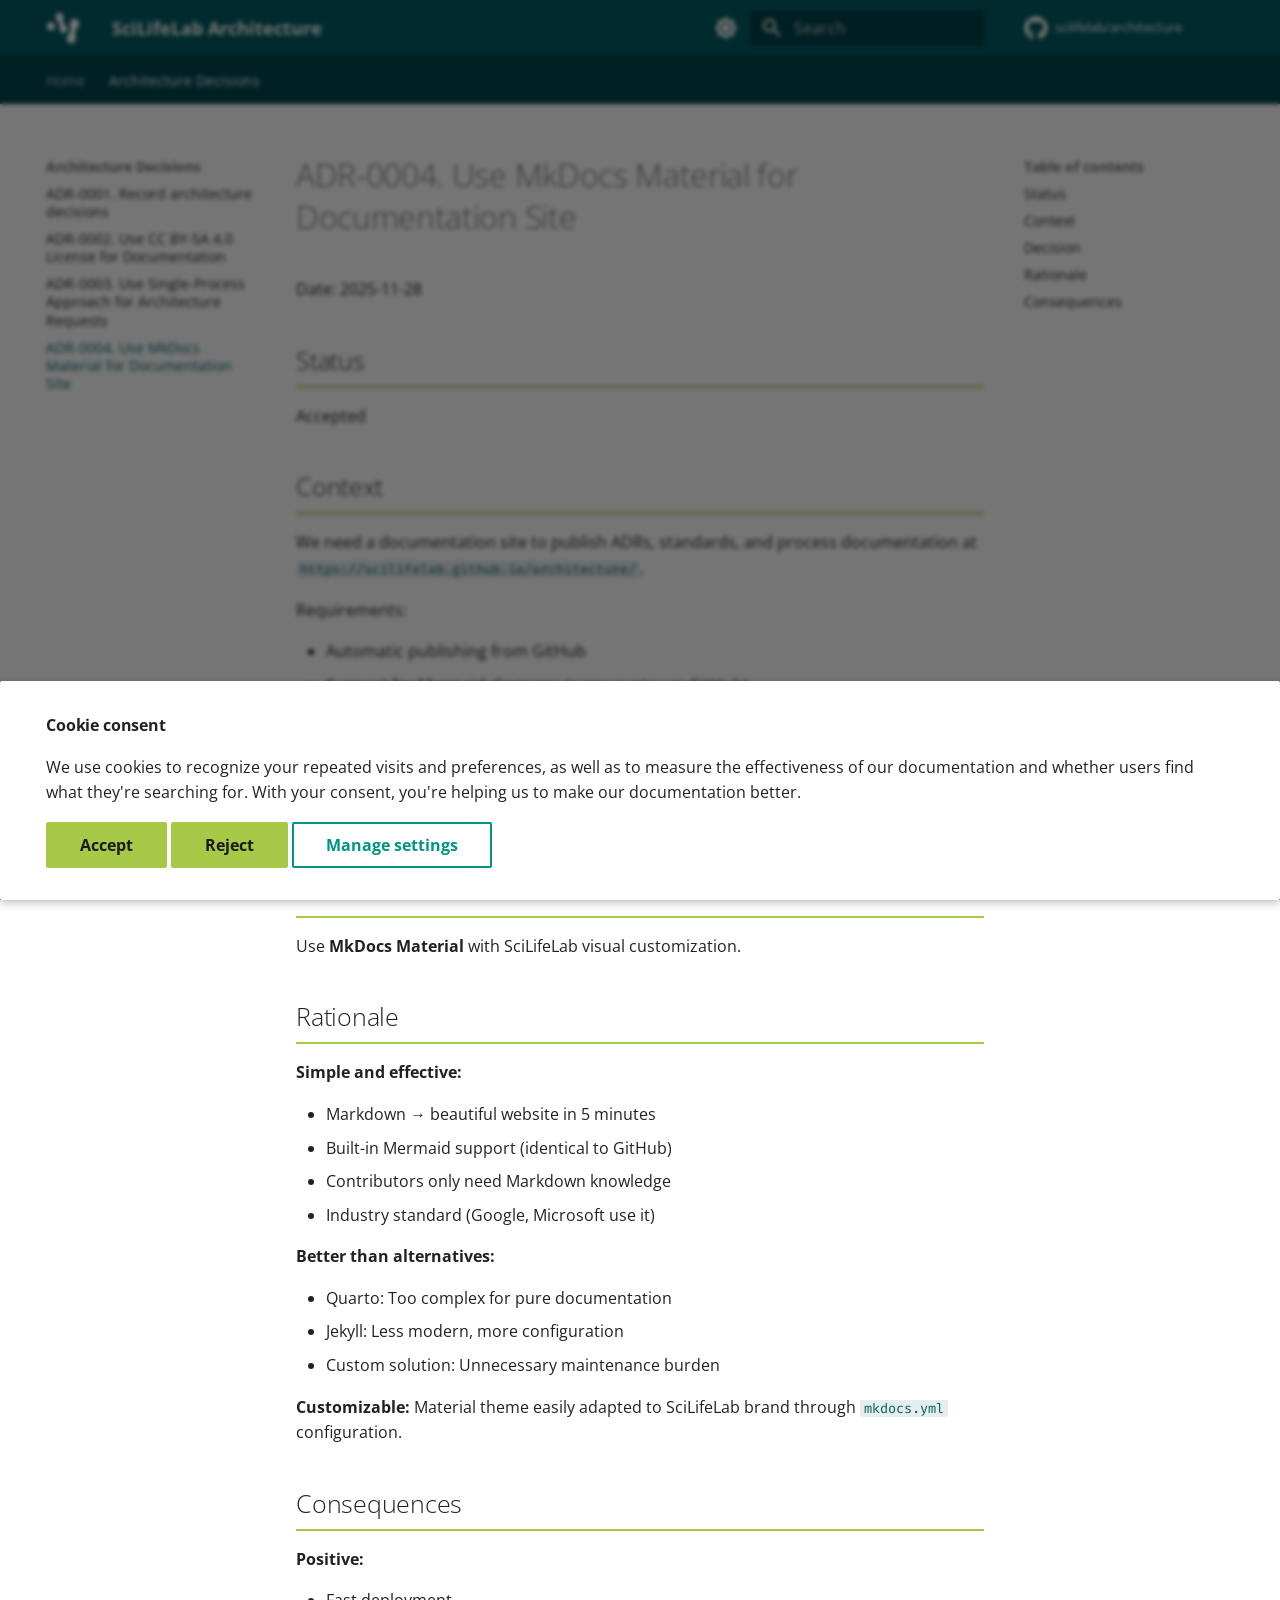
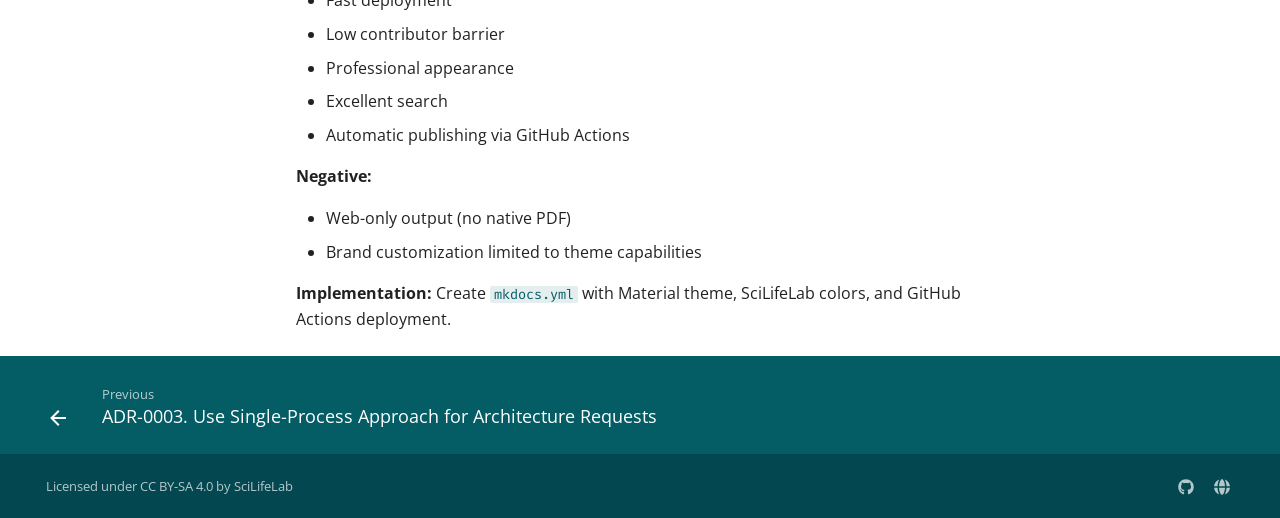
<file: decisions/0004-use-mkdocs-material-for-documentation-site/index.html>
<!doctype html>
<html lang="en" class="no-js">
  <head>
    
      <meta charset="utf-8">
      <meta name="viewport" content="width=device-width,initial-scale=1">
      
        <meta name="description" content="Architecture decisions and guidelines for SciLifeLab infrastructure">
      
      
        <meta name="author" content="SciLifeLab Architecture Board">
      
      
        <link rel="canonical" href="https://scilifelab.github.io/architecture/decisions/0004-use-mkdocs-material-for-documentation-site/">
      
      
        <link rel="prev" href="../0003-use-single-process-approach-for-architecture-requests/">
      
      
      
        
      
      
      <link rel="icon" href="../../assets/favicon.png">
      <meta name="generator" content="mkdocs-1.6.1, mkdocs-material-9.7.0">
    
    
      
        <title>ADR-0004. Use MkDocs Material for Documentation Site - SciLifeLab Architecture</title>
      
    
    
      <link rel="stylesheet" href="../../assets/stylesheets/main.618322db.min.css">
      
        
        <link rel="stylesheet" href="../../assets/stylesheets/palette.ab4e12ef.min.css">
      
      


    
    
      
    
    
      
        
        
        <link rel="preconnect" href="https://fonts.gstatic.com" crossorigin>
        <link rel="stylesheet" href="https://fonts.googleapis.com/css?family=Open+Sans:300,300i,400,400i,700,700i%7CFira+Code:400,400i,700,700i&display=fallback">
        <style>:root{--md-text-font:"Open Sans";--md-code-font:"Fira Code"}</style>
      
    
    
      <link rel="stylesheet" href="../../stylesheets/extra.css">
    
    <script>__md_scope=new URL("../..",location),__md_hash=e=>[...e].reduce(((e,_)=>(e<<5)-e+_.charCodeAt(0)),0),__md_get=(e,_=localStorage,t=__md_scope)=>JSON.parse(_.getItem(t.pathname+"."+e)),__md_set=(e,_,t=localStorage,a=__md_scope)=>{try{t.setItem(a.pathname+"."+e,JSON.stringify(_))}catch(e){}}</script>
    
      

    
    
  </head>
  
  
    
    
      
    
    
    
    
    <body dir="ltr" data-md-color-scheme="default" data-md-color-primary="teal" data-md-color-accent="lime">
  
    
    <input class="md-toggle" data-md-toggle="drawer" type="checkbox" id="__drawer" autocomplete="off">
    <input class="md-toggle" data-md-toggle="search" type="checkbox" id="__search" autocomplete="off">
    <label class="md-overlay" for="__drawer"></label>
    <div data-md-component="skip">
      
        
        <a href="#adr-0004-use-mkdocs-material-for-documentation-site" class="md-skip">
          Skip to content
        </a>
      
    </div>
    <div data-md-component="announce">
      
    </div>
    
    
      

<header class="md-header" data-md-component="header">
  <nav class="md-header__inner md-grid" aria-label="Header">
    <a href="../.." title="SciLifeLab Architecture" class="md-header__button md-logo" aria-label="SciLifeLab Architecture" data-md-component="logo">
      
  <img src="../../assets/logo.png" alt="logo">

    </a>
    <label class="md-header__button md-icon" for="__drawer">
      
      <svg xmlns="http://www.w3.org/2000/svg" viewBox="0 0 24 24"><path d="M3 6h18v2H3zm0 5h18v2H3zm0 5h18v2H3z"/></svg>
    </label>
    <div class="md-header__title" data-md-component="header-title">
      <div class="md-header__ellipsis">
        <div class="md-header__topic">
          <span class="md-ellipsis">
            SciLifeLab Architecture
          </span>
        </div>
        <div class="md-header__topic" data-md-component="header-topic">
          <span class="md-ellipsis">
            
              ADR-0004. Use MkDocs Material for Documentation Site
            
          </span>
        </div>
      </div>
    </div>
    
      
        <form class="md-header__option" data-md-component="palette">
  
    
    
    
    <input class="md-option" data-md-color-media="(prefers-color-scheme: light)" data-md-color-scheme="default" data-md-color-primary="teal" data-md-color-accent="lime"  aria-label="Switch to dark mode"  type="radio" name="__palette" id="__palette_0">
    
      <label class="md-header__button md-icon" title="Switch to dark mode" for="__palette_1" hidden>
        <svg xmlns="http://www.w3.org/2000/svg" viewBox="0 0 24 24"><path d="M12 8a4 4 0 0 0-4 4 4 4 0 0 0 4 4 4 4 0 0 0 4-4 4 4 0 0 0-4-4m0 10a6 6 0 0 1-6-6 6 6 0 0 1 6-6 6 6 0 0 1 6 6 6 6 0 0 1-6 6m8-9.31V4h-4.69L12 .69 8.69 4H4v4.69L.69 12 4 15.31V20h4.69L12 23.31 15.31 20H20v-4.69L23.31 12z"/></svg>
      </label>
    
  
    
    
    
    <input class="md-option" data-md-color-media="(prefers-color-scheme: dark)" data-md-color-scheme="slate" data-md-color-primary="teal" data-md-color-accent="lime"  aria-label="Switch to light mode"  type="radio" name="__palette" id="__palette_1">
    
      <label class="md-header__button md-icon" title="Switch to light mode" for="__palette_0" hidden>
        <svg xmlns="http://www.w3.org/2000/svg" viewBox="0 0 24 24"><path d="M12 18c-.89 0-1.74-.2-2.5-.55C11.56 16.5 13 14.42 13 12s-1.44-4.5-3.5-5.45C10.26 6.2 11.11 6 12 6a6 6 0 0 1 6 6 6 6 0 0 1-6 6m8-9.31V4h-4.69L12 .69 8.69 4H4v4.69L.69 12 4 15.31V20h4.69L12 23.31 15.31 20H20v-4.69L23.31 12z"/></svg>
      </label>
    
  
</form>
      
    
    
      <script>var palette=__md_get("__palette");if(palette&&palette.color){if("(prefers-color-scheme)"===palette.color.media){var media=matchMedia("(prefers-color-scheme: light)"),input=document.querySelector(media.matches?"[data-md-color-media='(prefers-color-scheme: light)']":"[data-md-color-media='(prefers-color-scheme: dark)']");palette.color.media=input.getAttribute("data-md-color-media"),palette.color.scheme=input.getAttribute("data-md-color-scheme"),palette.color.primary=input.getAttribute("data-md-color-primary"),palette.color.accent=input.getAttribute("data-md-color-accent")}for(var[key,value]of Object.entries(palette.color))document.body.setAttribute("data-md-color-"+key,value)}</script>
    
    
    
      
      
        <label class="md-header__button md-icon" for="__search">
          
          <svg xmlns="http://www.w3.org/2000/svg" viewBox="0 0 24 24"><path d="M9.5 3A6.5 6.5 0 0 1 16 9.5c0 1.61-.59 3.09-1.56 4.23l.27.27h.79l5 5-1.5 1.5-5-5v-.79l-.27-.27A6.52 6.52 0 0 1 9.5 16 6.5 6.5 0 0 1 3 9.5 6.5 6.5 0 0 1 9.5 3m0 2C7 5 5 7 5 9.5S7 14 9.5 14 14 12 14 9.5 12 5 9.5 5"/></svg>
        </label>
        <div class="md-search" data-md-component="search" role="dialog">
  <label class="md-search__overlay" for="__search"></label>
  <div class="md-search__inner" role="search">
    <form class="md-search__form" name="search">
      <input type="text" class="md-search__input" name="query" aria-label="Search" placeholder="Search" autocapitalize="off" autocorrect="off" autocomplete="off" spellcheck="false" data-md-component="search-query" required>
      <label class="md-search__icon md-icon" for="__search">
        
        <svg xmlns="http://www.w3.org/2000/svg" viewBox="0 0 24 24"><path d="M9.5 3A6.5 6.5 0 0 1 16 9.5c0 1.61-.59 3.09-1.56 4.23l.27.27h.79l5 5-1.5 1.5-5-5v-.79l-.27-.27A6.52 6.52 0 0 1 9.5 16 6.5 6.5 0 0 1 3 9.5 6.5 6.5 0 0 1 9.5 3m0 2C7 5 5 7 5 9.5S7 14 9.5 14 14 12 14 9.5 12 5 9.5 5"/></svg>
        
        <svg xmlns="http://www.w3.org/2000/svg" viewBox="0 0 24 24"><path d="M20 11v2H8l5.5 5.5-1.42 1.42L4.16 12l7.92-7.92L13.5 5.5 8 11z"/></svg>
      </label>
      <nav class="md-search__options" aria-label="Search">
        
        <button type="reset" class="md-search__icon md-icon" title="Clear" aria-label="Clear" tabindex="-1">
          
          <svg xmlns="http://www.w3.org/2000/svg" viewBox="0 0 24 24"><path d="M19 6.41 17.59 5 12 10.59 6.41 5 5 6.41 10.59 12 5 17.59 6.41 19 12 13.41 17.59 19 19 17.59 13.41 12z"/></svg>
        </button>
      </nav>
      
        <div class="md-search__suggest" data-md-component="search-suggest"></div>
      
    </form>
    <div class="md-search__output">
      <div class="md-search__scrollwrap" tabindex="0" data-md-scrollfix>
        <div class="md-search-result" data-md-component="search-result">
          <div class="md-search-result__meta">
            Initializing search
          </div>
          <ol class="md-search-result__list" role="presentation"></ol>
        </div>
      </div>
    </div>
  </div>
</div>
      
    
    
      <div class="md-header__source">
        <a href="https://github.com/scilifelab/architecture" title="Go to repository" class="md-source" data-md-component="source">
  <div class="md-source__icon md-icon">
    
    <svg xmlns="http://www.w3.org/2000/svg" viewBox="0 0 512 512"><!--! Font Awesome Free 7.1.0 by @fontawesome - https://fontawesome.com License - https://fontawesome.com/license/free (Icons: CC BY 4.0, Fonts: SIL OFL 1.1, Code: MIT License) Copyright 2025 Fonticons, Inc.--><path d="M173.9 397.4c0 2-2.3 3.6-5.2 3.6-3.3.3-5.6-1.3-5.6-3.6 0-2 2.3-3.6 5.2-3.6 3-.3 5.6 1.3 5.6 3.6m-31.1-4.5c-.7 2 1.3 4.3 4.3 4.9 2.6 1 5.6 0 6.2-2s-1.3-4.3-4.3-5.2c-2.6-.7-5.5.3-6.2 2.3m44.2-1.7c-2.9.7-4.9 2.6-4.6 4.9.3 2 2.9 3.3 5.9 2.6 2.9-.7 4.9-2.6 4.6-4.6-.3-1.9-3-3.2-5.9-2.9M252.8 8C114.1 8 8 113.3 8 252c0 110.9 69.8 205.8 169.5 239.2 12.8 2.3 17.3-5.6 17.3-12.1 0-6.2-.3-40.4-.3-61.4 0 0-70 15-84.7-29.8 0 0-11.4-29.1-27.8-36.6 0 0-22.9-15.7 1.6-15.4 0 0 24.9 2 38.6 25.8 21.9 38.6 58.6 27.5 72.9 20.9 2.3-16 8.8-27.1 16-33.7-55.9-6.2-112.3-14.3-112.3-110.5 0-27.5 7.6-41.3 23.6-58.9-2.6-6.5-11.1-33.3 2.6-67.9 20.9-6.5 69 27 69 27 20-5.6 41.5-8.5 62.8-8.5s42.8 2.9 62.8 8.5c0 0 48.1-33.6 69-27 13.7 34.7 5.2 61.4 2.6 67.9 16 17.7 25.8 31.5 25.8 58.9 0 96.5-58.9 104.2-114.8 110.5 9.2 7.9 17 22.9 17 46.4 0 33.7-.3 75.4-.3 83.6 0 6.5 4.6 14.4 17.3 12.1C436.2 457.8 504 362.9 504 252 504 113.3 391.5 8 252.8 8M105.2 352.9c-1.3 1-1 3.3.7 5.2 1.6 1.6 3.9 2.3 5.2 1 1.3-1 1-3.3-.7-5.2-1.6-1.6-3.9-2.3-5.2-1m-10.8-8.1c-.7 1.3.3 2.9 2.3 3.9 1.6 1 3.6.7 4.3-.7.7-1.3-.3-2.9-2.3-3.9-2-.6-3.6-.3-4.3.7m32.4 35.6c-1.6 1.3-1 4.3 1.3 6.2 2.3 2.3 5.2 2.6 6.5 1 1.3-1.3.7-4.3-1.3-6.2-2.2-2.3-5.2-2.6-6.5-1m-11.4-14.7c-1.6 1-1.6 3.6 0 5.9s4.3 3.3 5.6 2.3c1.6-1.3 1.6-3.9 0-6.2-1.4-2.3-4-3.3-5.6-2"/></svg>
  </div>
  <div class="md-source__repository">
    scilifelab/architecture
  </div>
</a>
      </div>
    
  </nav>
  
</header>
    
    <div class="md-container" data-md-component="container">
      
      
        
          
            
<nav class="md-tabs" aria-label="Tabs" data-md-component="tabs">
  <div class="md-grid">
    <ul class="md-tabs__list">
      
        
  
  
  
  
    <li class="md-tabs__item">
      <a href="../.." class="md-tabs__link">
        
  
  
    
  
  Home

      </a>
    </li>
  

      
        
  
  
  
    
  
  
    
    
      <li class="md-tabs__item md-tabs__item--active">
        <a href="../0001-record-architecture-decisions/" class="md-tabs__link">
          
  
  
  Architecture Decisions

        </a>
      </li>
    
  

      
    </ul>
  </div>
</nav>
          
        
      
      <main class="md-main" data-md-component="main">
        <div class="md-main__inner md-grid">
          
            
              
              <div class="md-sidebar md-sidebar--primary" data-md-component="sidebar" data-md-type="navigation" >
                <div class="md-sidebar__scrollwrap">
                  <div class="md-sidebar__inner">
                    


  


<nav class="md-nav md-nav--primary md-nav--lifted" aria-label="Navigation" data-md-level="0">
  <label class="md-nav__title" for="__drawer">
    <a href="../.." title="SciLifeLab Architecture" class="md-nav__button md-logo" aria-label="SciLifeLab Architecture" data-md-component="logo">
      
  <img src="../../assets/logo.png" alt="logo">

    </a>
    SciLifeLab Architecture
  </label>
  
    <div class="md-nav__source">
      <a href="https://github.com/scilifelab/architecture" title="Go to repository" class="md-source" data-md-component="source">
  <div class="md-source__icon md-icon">
    
    <svg xmlns="http://www.w3.org/2000/svg" viewBox="0 0 512 512"><!--! Font Awesome Free 7.1.0 by @fontawesome - https://fontawesome.com License - https://fontawesome.com/license/free (Icons: CC BY 4.0, Fonts: SIL OFL 1.1, Code: MIT License) Copyright 2025 Fonticons, Inc.--><path d="M173.9 397.4c0 2-2.3 3.6-5.2 3.6-3.3.3-5.6-1.3-5.6-3.6 0-2 2.3-3.6 5.2-3.6 3-.3 5.6 1.3 5.6 3.6m-31.1-4.5c-.7 2 1.3 4.3 4.3 4.9 2.6 1 5.6 0 6.2-2s-1.3-4.3-4.3-5.2c-2.6-.7-5.5.3-6.2 2.3m44.2-1.7c-2.9.7-4.9 2.6-4.6 4.9.3 2 2.9 3.3 5.9 2.6 2.9-.7 4.9-2.6 4.6-4.6-.3-1.9-3-3.2-5.9-2.9M252.8 8C114.1 8 8 113.3 8 252c0 110.9 69.8 205.8 169.5 239.2 12.8 2.3 17.3-5.6 17.3-12.1 0-6.2-.3-40.4-.3-61.4 0 0-70 15-84.7-29.8 0 0-11.4-29.1-27.8-36.6 0 0-22.9-15.7 1.6-15.4 0 0 24.9 2 38.6 25.8 21.9 38.6 58.6 27.5 72.9 20.9 2.3-16 8.8-27.1 16-33.7-55.9-6.2-112.3-14.3-112.3-110.5 0-27.5 7.6-41.3 23.6-58.9-2.6-6.5-11.1-33.3 2.6-67.9 20.9-6.5 69 27 69 27 20-5.6 41.5-8.5 62.8-8.5s42.8 2.9 62.8 8.5c0 0 48.1-33.6 69-27 13.7 34.7 5.2 61.4 2.6 67.9 16 17.7 25.8 31.5 25.8 58.9 0 96.5-58.9 104.2-114.8 110.5 9.2 7.9 17 22.9 17 46.4 0 33.7-.3 75.4-.3 83.6 0 6.5 4.6 14.4 17.3 12.1C436.2 457.8 504 362.9 504 252 504 113.3 391.5 8 252.8 8M105.2 352.9c-1.3 1-1 3.3.7 5.2 1.6 1.6 3.9 2.3 5.2 1 1.3-1 1-3.3-.7-5.2-1.6-1.6-3.9-2.3-5.2-1m-10.8-8.1c-.7 1.3.3 2.9 2.3 3.9 1.6 1 3.6.7 4.3-.7.7-1.3-.3-2.9-2.3-3.9-2-.6-3.6-.3-4.3.7m32.4 35.6c-1.6 1.3-1 4.3 1.3 6.2 2.3 2.3 5.2 2.6 6.5 1 1.3-1.3.7-4.3-1.3-6.2-2.2-2.3-5.2-2.6-6.5-1m-11.4-14.7c-1.6 1-1.6 3.6 0 5.9s4.3 3.3 5.6 2.3c1.6-1.3 1.6-3.9 0-6.2-1.4-2.3-4-3.3-5.6-2"/></svg>
  </div>
  <div class="md-source__repository">
    scilifelab/architecture
  </div>
</a>
    </div>
  
  <ul class="md-nav__list" data-md-scrollfix>
    
      
      
  
  
  
  
    <li class="md-nav__item">
      <a href="../.." class="md-nav__link">
        
  
  
  <span class="md-ellipsis">
    
  
    Home
  

    
  </span>
  
  

      </a>
    </li>
  

    
      
      
  
  
    
  
  
  
    
    
    
    
      
        
        
      
      
    
    
    <li class="md-nav__item md-nav__item--active md-nav__item--section md-nav__item--nested">
      
        
        
        <input class="md-nav__toggle md-toggle " type="checkbox" id="__nav_2" checked>
        
          
          <label class="md-nav__link" for="__nav_2" id="__nav_2_label" tabindex="">
            
  
  
  <span class="md-ellipsis">
    
  
    Architecture Decisions
  

    
  </span>
  
  

            <span class="md-nav__icon md-icon"></span>
          </label>
        
        <nav class="md-nav" data-md-level="1" aria-labelledby="__nav_2_label" aria-expanded="true">
          <label class="md-nav__title" for="__nav_2">
            <span class="md-nav__icon md-icon"></span>
            
  
    Architecture Decisions
  

          </label>
          <ul class="md-nav__list" data-md-scrollfix>
            
              
                
  
  
  
  
    <li class="md-nav__item">
      <a href="../0001-record-architecture-decisions/" class="md-nav__link">
        
  
  
  <span class="md-ellipsis">
    
  
    ADR-0001. Record architecture decisions
  

    
  </span>
  
  

      </a>
    </li>
  

              
            
              
                
  
  
  
  
    <li class="md-nav__item">
      <a href="../0002-use-cc-by-sa-4-0-license/" class="md-nav__link">
        
  
  
  <span class="md-ellipsis">
    
  
    ADR-0002. Use CC BY-SA 4.0 License for Documentation
  

    
  </span>
  
  

      </a>
    </li>
  

              
            
              
                
  
  
  
  
    <li class="md-nav__item">
      <a href="../0003-use-single-process-approach-for-architecture-requests/" class="md-nav__link">
        
  
  
  <span class="md-ellipsis">
    
  
    ADR-0003. Use Single-Process Approach for Architecture Requests
  

    
  </span>
  
  

      </a>
    </li>
  

              
            
              
                
  
  
    
  
  
  
    <li class="md-nav__item md-nav__item--active">
      
      <input class="md-nav__toggle md-toggle" type="checkbox" id="__toc">
      
      
        
      
      
        <label class="md-nav__link md-nav__link--active" for="__toc">
          
  
  
  <span class="md-ellipsis">
    
  
    ADR-0004. Use MkDocs Material for Documentation Site
  

    
  </span>
  
  

          <span class="md-nav__icon md-icon"></span>
        </label>
      
      <a href="./" class="md-nav__link md-nav__link--active">
        
  
  
  <span class="md-ellipsis">
    
  
    ADR-0004. Use MkDocs Material for Documentation Site
  

    
  </span>
  
  

      </a>
      
        

<nav class="md-nav md-nav--secondary" aria-label="Table of contents">
  
  
  
    
  
  
    <label class="md-nav__title" for="__toc">
      <span class="md-nav__icon md-icon"></span>
      Table of contents
    </label>
    <ul class="md-nav__list" data-md-component="toc" data-md-scrollfix>
      
        <li class="md-nav__item">
  <a href="#status" class="md-nav__link">
    <span class="md-ellipsis">
      
        Status
      
    </span>
  </a>
  
</li>
      
        <li class="md-nav__item">
  <a href="#context" class="md-nav__link">
    <span class="md-ellipsis">
      
        Context
      
    </span>
  </a>
  
</li>
      
        <li class="md-nav__item">
  <a href="#decision" class="md-nav__link">
    <span class="md-ellipsis">
      
        Decision
      
    </span>
  </a>
  
</li>
      
        <li class="md-nav__item">
  <a href="#rationale" class="md-nav__link">
    <span class="md-ellipsis">
      
        Rationale
      
    </span>
  </a>
  
</li>
      
        <li class="md-nav__item">
  <a href="#consequences" class="md-nav__link">
    <span class="md-ellipsis">
      
        Consequences
      
    </span>
  </a>
  
</li>
      
    </ul>
  
</nav>
      
    </li>
  

              
            
          </ul>
        </nav>
      
    </li>
  

    
  </ul>
</nav>
                  </div>
                </div>
              </div>
            
            
              
              <div class="md-sidebar md-sidebar--secondary" data-md-component="sidebar" data-md-type="toc" >
                <div class="md-sidebar__scrollwrap">
                  <div class="md-sidebar__inner">
                    

<nav class="md-nav md-nav--secondary" aria-label="Table of contents">
  
  
  
    
  
  
    <label class="md-nav__title" for="__toc">
      <span class="md-nav__icon md-icon"></span>
      Table of contents
    </label>
    <ul class="md-nav__list" data-md-component="toc" data-md-scrollfix>
      
        <li class="md-nav__item">
  <a href="#status" class="md-nav__link">
    <span class="md-ellipsis">
      
        Status
      
    </span>
  </a>
  
</li>
      
        <li class="md-nav__item">
  <a href="#context" class="md-nav__link">
    <span class="md-ellipsis">
      
        Context
      
    </span>
  </a>
  
</li>
      
        <li class="md-nav__item">
  <a href="#decision" class="md-nav__link">
    <span class="md-ellipsis">
      
        Decision
      
    </span>
  </a>
  
</li>
      
        <li class="md-nav__item">
  <a href="#rationale" class="md-nav__link">
    <span class="md-ellipsis">
      
        Rationale
      
    </span>
  </a>
  
</li>
      
        <li class="md-nav__item">
  <a href="#consequences" class="md-nav__link">
    <span class="md-ellipsis">
      
        Consequences
      
    </span>
  </a>
  
</li>
      
    </ul>
  
</nav>
                  </div>
                </div>
              </div>
            
          
          
            <div class="md-content" data-md-component="content">
              
              <article class="md-content__inner md-typeset">
                
                  


  
  


<h1 id="adr-0004-use-mkdocs-material-for-documentation-site">ADR-0004. Use MkDocs Material for Documentation Site<a class="headerlink" href="#adr-0004-use-mkdocs-material-for-documentation-site" title="Permanent link">&para;</a></h1>
<p>Date: 2025-11-28</p>
<h2 id="status">Status<a class="headerlink" href="#status" title="Permanent link">&para;</a></h2>
<p>Accepted</p>
<h2 id="context">Context<a class="headerlink" href="#context" title="Permanent link">&para;</a></h2>
<p>We need a documentation site to publish ADRs, standards, and process documentation at <code>https://scilifelab.github.io/architecture/</code>.</p>
<p>Requirements:</p>
<ul>
<li>Automatic publishing from GitHub</li>
<li>Support for Mermaid diagrams (same syntax as GitHub)</li>
<li>Search functionality</li>
<li>Easy for contributors (just Markdown)</li>
<li>Professional appearance</li>
<li>Adaptable to SciLifeLab visual identity</li>
</ul>
<h2 id="decision">Decision<a class="headerlink" href="#decision" title="Permanent link">&para;</a></h2>
<p>Use <strong>MkDocs Material</strong> with SciLifeLab visual customization.</p>
<h2 id="rationale">Rationale<a class="headerlink" href="#rationale" title="Permanent link">&para;</a></h2>
<p><strong>Simple and effective:</strong></p>
<ul>
<li>Markdown → beautiful website in 5 minutes</li>
<li>Built-in Mermaid support (identical to GitHub)</li>
<li>Contributors only need Markdown knowledge</li>
<li>Industry standard (Google, Microsoft use it)</li>
</ul>
<p><strong>Better than alternatives:</strong></p>
<ul>
<li>Quarto: Too complex for pure documentation</li>
<li>Jekyll: Less modern, more configuration</li>
<li>Custom solution: Unnecessary maintenance burden</li>
</ul>
<p><strong>Customizable:</strong>
Material theme easily adapted to SciLifeLab brand through <code>mkdocs.yml</code> configuration.</p>
<h2 id="consequences">Consequences<a class="headerlink" href="#consequences" title="Permanent link">&para;</a></h2>
<p><strong>Positive:</strong></p>
<ul>
<li>Fast deployment</li>
<li>Low contributor barrier</li>
<li>Professional appearance</li>
<li>Excellent search</li>
<li>Automatic publishing via GitHub Actions</li>
</ul>
<p><strong>Negative:</strong></p>
<ul>
<li>Web-only output (no native PDF)</li>
<li>Brand customization limited to theme capabilities</li>
</ul>
<p><strong>Implementation:</strong>
Create <code>mkdocs.yml</code> with Material theme, SciLifeLab colors, and GitHub Actions deployment.</p>












                
              </article>
            </div>
          
          
<script>var target=document.getElementById(location.hash.slice(1));target&&target.name&&(target.checked=target.name.startsWith("__tabbed_"))</script>
        </div>
        
          <button type="button" class="md-top md-icon" data-md-component="top" hidden>
  
  <svg xmlns="http://www.w3.org/2000/svg" viewBox="0 0 24 24"><path d="M13 20h-2V8l-5.5 5.5-1.42-1.42L12 4.16l7.92 7.92-1.42 1.42L13 8z"/></svg>
  Back to top
</button>
        
      </main>
      
        <footer class="md-footer">
  
    
      
      <nav class="md-footer__inner md-grid" aria-label="Footer" >
        
          
          <a href="../0003-use-single-process-approach-for-architecture-requests/" class="md-footer__link md-footer__link--prev" aria-label="Previous: ADR-0003. Use Single-Process Approach for Architecture Requests">
            <div class="md-footer__button md-icon">
              
              <svg xmlns="http://www.w3.org/2000/svg" viewBox="0 0 24 24"><path d="M20 11v2H8l5.5 5.5-1.42 1.42L4.16 12l7.92-7.92L13.5 5.5 8 11z"/></svg>
            </div>
            <div class="md-footer__title">
              <span class="md-footer__direction">
                Previous
              </span>
              <div class="md-ellipsis">
                ADR-0003. Use Single-Process Approach for Architecture Requests
              </div>
            </div>
          </a>
        
        
      </nav>
    
  
  <div class="md-footer-meta md-typeset">
    <div class="md-footer-meta__inner md-grid">
      <div class="md-copyright">
  
    <div class="md-copyright__highlight">
      Licensed under <a href="https://creativecommons.org/licenses/by-sa/4.0/" target="_blank" rel="noopener">CC BY-SA 4.0</a> by SciLifeLab
    </div>
  
  
</div>
      
        
<div class="md-social">
  
    
    
    
    
      
      
    
    <a href="https://github.com/SciLifeLab" target="_blank" rel="noopener" title="github.com" class="md-social__link">
      <svg xmlns="http://www.w3.org/2000/svg" viewBox="0 0 512 512"><!--! Font Awesome Free 7.1.0 by @fontawesome - https://fontawesome.com License - https://fontawesome.com/license/free (Icons: CC BY 4.0, Fonts: SIL OFL 1.1, Code: MIT License) Copyright 2025 Fonticons, Inc.--><path d="M173.9 397.4c0 2-2.3 3.6-5.2 3.6-3.3.3-5.6-1.3-5.6-3.6 0-2 2.3-3.6 5.2-3.6 3-.3 5.6 1.3 5.6 3.6m-31.1-4.5c-.7 2 1.3 4.3 4.3 4.9 2.6 1 5.6 0 6.2-2s-1.3-4.3-4.3-5.2c-2.6-.7-5.5.3-6.2 2.3m44.2-1.7c-2.9.7-4.9 2.6-4.6 4.9.3 2 2.9 3.3 5.9 2.6 2.9-.7 4.9-2.6 4.6-4.6-.3-1.9-3-3.2-5.9-2.9M252.8 8C114.1 8 8 113.3 8 252c0 110.9 69.8 205.8 169.5 239.2 12.8 2.3 17.3-5.6 17.3-12.1 0-6.2-.3-40.4-.3-61.4 0 0-70 15-84.7-29.8 0 0-11.4-29.1-27.8-36.6 0 0-22.9-15.7 1.6-15.4 0 0 24.9 2 38.6 25.8 21.9 38.6 58.6 27.5 72.9 20.9 2.3-16 8.8-27.1 16-33.7-55.9-6.2-112.3-14.3-112.3-110.5 0-27.5 7.6-41.3 23.6-58.9-2.6-6.5-11.1-33.3 2.6-67.9 20.9-6.5 69 27 69 27 20-5.6 41.5-8.5 62.8-8.5s42.8 2.9 62.8 8.5c0 0 48.1-33.6 69-27 13.7 34.7 5.2 61.4 2.6 67.9 16 17.7 25.8 31.5 25.8 58.9 0 96.5-58.9 104.2-114.8 110.5 9.2 7.9 17 22.9 17 46.4 0 33.7-.3 75.4-.3 83.6 0 6.5 4.6 14.4 17.3 12.1C436.2 457.8 504 362.9 504 252 504 113.3 391.5 8 252.8 8M105.2 352.9c-1.3 1-1 3.3.7 5.2 1.6 1.6 3.9 2.3 5.2 1 1.3-1 1-3.3-.7-5.2-1.6-1.6-3.9-2.3-5.2-1m-10.8-8.1c-.7 1.3.3 2.9 2.3 3.9 1.6 1 3.6.7 4.3-.7.7-1.3-.3-2.9-2.3-3.9-2-.6-3.6-.3-4.3.7m32.4 35.6c-1.6 1.3-1 4.3 1.3 6.2 2.3 2.3 5.2 2.6 6.5 1 1.3-1.3.7-4.3-1.3-6.2-2.2-2.3-5.2-2.6-6.5-1m-11.4-14.7c-1.6 1-1.6 3.6 0 5.9s4.3 3.3 5.6 2.3c1.6-1.3 1.6-3.9 0-6.2-1.4-2.3-4-3.3-5.6-2"/></svg>
    </a>
  
    
    
    
    
      
      
    
    <a href="https://scilifelab.se" target="_blank" rel="noopener" title="scilifelab.se" class="md-social__link">
      <svg xmlns="http://www.w3.org/2000/svg" viewBox="0 0 512 512"><!--! Font Awesome Free 7.1.0 by @fontawesome - https://fontawesome.com License - https://fontawesome.com/license/free (Icons: CC BY 4.0, Fonts: SIL OFL 1.1, Code: MIT License) Copyright 2025 Fonticons, Inc.--><path d="M351.9 280H161c2.9 64.5 17.2 123.9 37.5 167.4 11.4 24.5 23.7 41.8 35.1 52.4 11.2 10.5 18.9 12.2 22.9 12.2s11.7-1.7 22.9-12.2c11.4-10.6 23.7-28 35.1-52.4 20.3-43.5 34.6-102.9 37.5-167.4zm-191-48h190.9c-2.8-64.5-17.1-123.9-37.4-167.4-11.4-24.4-23.7-41.8-35.1-52.4C268.1 1.7 260.4 0 256.4 0s-11.7 1.7-22.9 12.2c-11.4 10.6-23.7 28-35.1 52.4-20.3 43.5-34.6 102.9-37.5 167.4m-48 0c3.5-85.6 25.6-165.1 57.9-217.3C78.7 47.3 10.9 131.2 1.5 232zM1.5 280c9.4 100.8 77.2 184.7 169.3 217.3-32.3-52.2-54.4-131.7-57.9-217.3zm398.4 0c-3.5 85.6-25.6 165.1-57.9 217.3 92.1-32.7 159.9-116.5 169.3-217.3zm111.4-48C501.9 131.2 434.1 47.3 342 14.7c32.3 52.2 54.4 131.7 57.9 217.3z"/></svg>
    </a>
  
</div>
      
    </div>
  </div>
</footer>
      
    </div>
    <div class="md-dialog" data-md-component="dialog">
      <div class="md-dialog__inner md-typeset"></div>
    </div>
    
    
      <div class="md-consent" data-md-component="consent" id="__consent" hidden>
        <div class="md-consent__overlay"></div>
        <aside class="md-consent__inner">
          <form class="md-consent__form md-grid md-typeset" name="consent">
            



<h4>Cookie consent</h4>
<p>We use cookies to recognize your repeated visits and preferences, as well as to measure the effectiveness of our documentation and whether users find what they're searching for. With your consent, you're helping us to make our documentation better.</p>
<input class="md-toggle" type="checkbox" id="__settings" >
<div class="md-consent__settings">
  <ul class="task-list">
    
    
      
    
    
    
      
        
  
  
    
    
      
    
  
  <li class="task-list-item">
    <label class="task-list-control">
      <input type="checkbox" name="github" checked>
      <span class="task-list-indicator"></span>
      GitHub
    </label>
  </li>

      
    
  </ul>
</div>
<div class="md-consent__controls">
  
    
      <button class="md-button md-button--primary">Accept</button>
    
    
    
  
    
    
      <button type="reset" class="md-button md-button--primary">Reject</button>
    
    
  
    
    
    
      <label class="md-button" for="__settings">Manage settings</label>
    
  
</div>
          </form>
        </aside>
      </div>
      <script>var consent=__md_get("__consent");if(consent)for(var input of document.forms.consent.elements)input.name&&(input.checked=consent[input.name]||!1);else"file:"!==location.protocol&&setTimeout((function(){document.querySelector("[data-md-component=consent]").hidden=!1}),250);var form=document.forms.consent;for(var action of["submit","reset"])form.addEventListener(action,(function(e){if(e.preventDefault(),"reset"===e.type)for(var n of document.forms.consent.elements)n.name&&(n.checked=!1);__md_set("__consent",Object.fromEntries(Array.from(new FormData(form).keys()).map((function(e){return[e,!0]})))),location.hash="",location.reload()}))</script>
    
    
      
      
      <script id="__config" type="application/json">{"annotate": null, "base": "../..", "features": ["navigation.instant", "navigation.tracking", "navigation.tabs", "navigation.top", "navigation.footer", "search.suggest", "search.highlight", "content.code.copy"], "search": "../../assets/javascripts/workers/search.7a47a382.min.js", "tags": null, "translations": {"clipboard.copied": "Copied to clipboard", "clipboard.copy": "Copy to clipboard", "search.result.more.one": "1 more on this page", "search.result.more.other": "# more on this page", "search.result.none": "No matching documents", "search.result.one": "1 matching document", "search.result.other": "# matching documents", "search.result.placeholder": "Type to start searching", "search.result.term.missing": "Missing", "select.version": "Select version"}, "version": null}</script>
    
    
      <script src="../../assets/javascripts/bundle.e71a0d61.min.js"></script>
      
    
  </body>
</html>
</file>
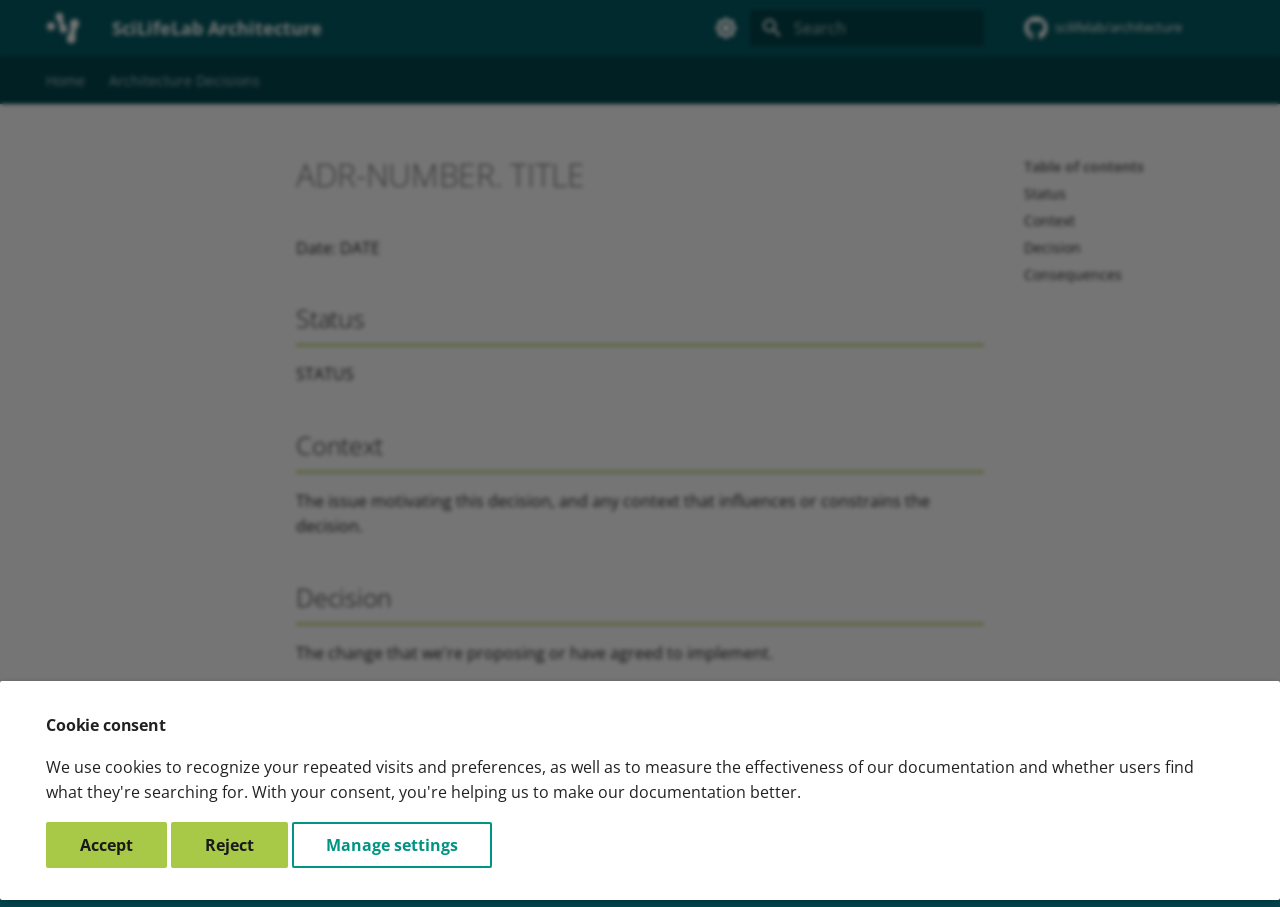
<file: decisions/templates/template/index.html>
<!doctype html>
<html lang="en" class="no-js">
  <head>
    
      <meta charset="utf-8">
      <meta name="viewport" content="width=device-width,initial-scale=1">
      
        <meta name="description" content="Architecture decisions and guidelines for SciLifeLab infrastructure">
      
      
        <meta name="author" content="SciLifeLab Architecture Board">
      
      
        <link rel="canonical" href="https://scilifelab.github.io/architecture/decisions/templates/template/">
      
      
      
      
        
      
      
      <link rel="icon" href="../../../assets/favicon.png">
      <meta name="generator" content="mkdocs-1.6.1, mkdocs-material-9.7.0">
    
    
      
        <title>ADR-NUMBER. TITLE - SciLifeLab Architecture</title>
      
    
    
      <link rel="stylesheet" href="../../../assets/stylesheets/main.618322db.min.css">
      
        
        <link rel="stylesheet" href="../../../assets/stylesheets/palette.ab4e12ef.min.css">
      
      


    
    
      
    
    
      
        
        
        <link rel="preconnect" href="https://fonts.gstatic.com" crossorigin>
        <link rel="stylesheet" href="https://fonts.googleapis.com/css?family=Open+Sans:300,300i,400,400i,700,700i%7CFira+Code:400,400i,700,700i&display=fallback">
        <style>:root{--md-text-font:"Open Sans";--md-code-font:"Fira Code"}</style>
      
    
    
      <link rel="stylesheet" href="../../../stylesheets/extra.css">
    
    <script>__md_scope=new URL("../../..",location),__md_hash=e=>[...e].reduce(((e,_)=>(e<<5)-e+_.charCodeAt(0)),0),__md_get=(e,_=localStorage,t=__md_scope)=>JSON.parse(_.getItem(t.pathname+"."+e)),__md_set=(e,_,t=localStorage,a=__md_scope)=>{try{t.setItem(a.pathname+"."+e,JSON.stringify(_))}catch(e){}}</script>
    
      

    
    
  </head>
  
  
    
    
      
    
    
    
    
    <body dir="ltr" data-md-color-scheme="default" data-md-color-primary="teal" data-md-color-accent="lime">
  
    
    <input class="md-toggle" data-md-toggle="drawer" type="checkbox" id="__drawer" autocomplete="off">
    <input class="md-toggle" data-md-toggle="search" type="checkbox" id="__search" autocomplete="off">
    <label class="md-overlay" for="__drawer"></label>
    <div data-md-component="skip">
      
        
        <a href="#adr-number-title" class="md-skip">
          Skip to content
        </a>
      
    </div>
    <div data-md-component="announce">
      
    </div>
    
    
      

<header class="md-header" data-md-component="header">
  <nav class="md-header__inner md-grid" aria-label="Header">
    <a href="../../.." title="SciLifeLab Architecture" class="md-header__button md-logo" aria-label="SciLifeLab Architecture" data-md-component="logo">
      
  <img src="../../../assets/logo.png" alt="logo">

    </a>
    <label class="md-header__button md-icon" for="__drawer">
      
      <svg xmlns="http://www.w3.org/2000/svg" viewBox="0 0 24 24"><path d="M3 6h18v2H3zm0 5h18v2H3zm0 5h18v2H3z"/></svg>
    </label>
    <div class="md-header__title" data-md-component="header-title">
      <div class="md-header__ellipsis">
        <div class="md-header__topic">
          <span class="md-ellipsis">
            SciLifeLab Architecture
          </span>
        </div>
        <div class="md-header__topic" data-md-component="header-topic">
          <span class="md-ellipsis">
            
              ADR-NUMBER. TITLE
            
          </span>
        </div>
      </div>
    </div>
    
      
        <form class="md-header__option" data-md-component="palette">
  
    
    
    
    <input class="md-option" data-md-color-media="(prefers-color-scheme: light)" data-md-color-scheme="default" data-md-color-primary="teal" data-md-color-accent="lime"  aria-label="Switch to dark mode"  type="radio" name="__palette" id="__palette_0">
    
      <label class="md-header__button md-icon" title="Switch to dark mode" for="__palette_1" hidden>
        <svg xmlns="http://www.w3.org/2000/svg" viewBox="0 0 24 24"><path d="M12 8a4 4 0 0 0-4 4 4 4 0 0 0 4 4 4 4 0 0 0 4-4 4 4 0 0 0-4-4m0 10a6 6 0 0 1-6-6 6 6 0 0 1 6-6 6 6 0 0 1 6 6 6 6 0 0 1-6 6m8-9.31V4h-4.69L12 .69 8.69 4H4v4.69L.69 12 4 15.31V20h4.69L12 23.31 15.31 20H20v-4.69L23.31 12z"/></svg>
      </label>
    
  
    
    
    
    <input class="md-option" data-md-color-media="(prefers-color-scheme: dark)" data-md-color-scheme="slate" data-md-color-primary="teal" data-md-color-accent="lime"  aria-label="Switch to light mode"  type="radio" name="__palette" id="__palette_1">
    
      <label class="md-header__button md-icon" title="Switch to light mode" for="__palette_0" hidden>
        <svg xmlns="http://www.w3.org/2000/svg" viewBox="0 0 24 24"><path d="M12 18c-.89 0-1.74-.2-2.5-.55C11.56 16.5 13 14.42 13 12s-1.44-4.5-3.5-5.45C10.26 6.2 11.11 6 12 6a6 6 0 0 1 6 6 6 6 0 0 1-6 6m8-9.31V4h-4.69L12 .69 8.69 4H4v4.69L.69 12 4 15.31V20h4.69L12 23.31 15.31 20H20v-4.69L23.31 12z"/></svg>
      </label>
    
  
</form>
      
    
    
      <script>var palette=__md_get("__palette");if(palette&&palette.color){if("(prefers-color-scheme)"===palette.color.media){var media=matchMedia("(prefers-color-scheme: light)"),input=document.querySelector(media.matches?"[data-md-color-media='(prefers-color-scheme: light)']":"[data-md-color-media='(prefers-color-scheme: dark)']");palette.color.media=input.getAttribute("data-md-color-media"),palette.color.scheme=input.getAttribute("data-md-color-scheme"),palette.color.primary=input.getAttribute("data-md-color-primary"),palette.color.accent=input.getAttribute("data-md-color-accent")}for(var[key,value]of Object.entries(palette.color))document.body.setAttribute("data-md-color-"+key,value)}</script>
    
    
    
      
      
        <label class="md-header__button md-icon" for="__search">
          
          <svg xmlns="http://www.w3.org/2000/svg" viewBox="0 0 24 24"><path d="M9.5 3A6.5 6.5 0 0 1 16 9.5c0 1.61-.59 3.09-1.56 4.23l.27.27h.79l5 5-1.5 1.5-5-5v-.79l-.27-.27A6.52 6.52 0 0 1 9.5 16 6.5 6.5 0 0 1 3 9.5 6.5 6.5 0 0 1 9.5 3m0 2C7 5 5 7 5 9.5S7 14 9.5 14 14 12 14 9.5 12 5 9.5 5"/></svg>
        </label>
        <div class="md-search" data-md-component="search" role="dialog">
  <label class="md-search__overlay" for="__search"></label>
  <div class="md-search__inner" role="search">
    <form class="md-search__form" name="search">
      <input type="text" class="md-search__input" name="query" aria-label="Search" placeholder="Search" autocapitalize="off" autocorrect="off" autocomplete="off" spellcheck="false" data-md-component="search-query" required>
      <label class="md-search__icon md-icon" for="__search">
        
        <svg xmlns="http://www.w3.org/2000/svg" viewBox="0 0 24 24"><path d="M9.5 3A6.5 6.5 0 0 1 16 9.5c0 1.61-.59 3.09-1.56 4.23l.27.27h.79l5 5-1.5 1.5-5-5v-.79l-.27-.27A6.52 6.52 0 0 1 9.5 16 6.5 6.5 0 0 1 3 9.5 6.5 6.5 0 0 1 9.5 3m0 2C7 5 5 7 5 9.5S7 14 9.5 14 14 12 14 9.5 12 5 9.5 5"/></svg>
        
        <svg xmlns="http://www.w3.org/2000/svg" viewBox="0 0 24 24"><path d="M20 11v2H8l5.5 5.5-1.42 1.42L4.16 12l7.92-7.92L13.5 5.5 8 11z"/></svg>
      </label>
      <nav class="md-search__options" aria-label="Search">
        
        <button type="reset" class="md-search__icon md-icon" title="Clear" aria-label="Clear" tabindex="-1">
          
          <svg xmlns="http://www.w3.org/2000/svg" viewBox="0 0 24 24"><path d="M19 6.41 17.59 5 12 10.59 6.41 5 5 6.41 10.59 12 5 17.59 6.41 19 12 13.41 17.59 19 19 17.59 13.41 12z"/></svg>
        </button>
      </nav>
      
        <div class="md-search__suggest" data-md-component="search-suggest"></div>
      
    </form>
    <div class="md-search__output">
      <div class="md-search__scrollwrap" tabindex="0" data-md-scrollfix>
        <div class="md-search-result" data-md-component="search-result">
          <div class="md-search-result__meta">
            Initializing search
          </div>
          <ol class="md-search-result__list" role="presentation"></ol>
        </div>
      </div>
    </div>
  </div>
</div>
      
    
    
      <div class="md-header__source">
        <a href="https://github.com/scilifelab/architecture" title="Go to repository" class="md-source" data-md-component="source">
  <div class="md-source__icon md-icon">
    
    <svg xmlns="http://www.w3.org/2000/svg" viewBox="0 0 512 512"><!--! Font Awesome Free 7.1.0 by @fontawesome - https://fontawesome.com License - https://fontawesome.com/license/free (Icons: CC BY 4.0, Fonts: SIL OFL 1.1, Code: MIT License) Copyright 2025 Fonticons, Inc.--><path d="M173.9 397.4c0 2-2.3 3.6-5.2 3.6-3.3.3-5.6-1.3-5.6-3.6 0-2 2.3-3.6 5.2-3.6 3-.3 5.6 1.3 5.6 3.6m-31.1-4.5c-.7 2 1.3 4.3 4.3 4.9 2.6 1 5.6 0 6.2-2s-1.3-4.3-4.3-5.2c-2.6-.7-5.5.3-6.2 2.3m44.2-1.7c-2.9.7-4.9 2.6-4.6 4.9.3 2 2.9 3.3 5.9 2.6 2.9-.7 4.9-2.6 4.6-4.6-.3-1.9-3-3.2-5.9-2.9M252.8 8C114.1 8 8 113.3 8 252c0 110.9 69.8 205.8 169.5 239.2 12.8 2.3 17.3-5.6 17.3-12.1 0-6.2-.3-40.4-.3-61.4 0 0-70 15-84.7-29.8 0 0-11.4-29.1-27.8-36.6 0 0-22.9-15.7 1.6-15.4 0 0 24.9 2 38.6 25.8 21.9 38.6 58.6 27.5 72.9 20.9 2.3-16 8.8-27.1 16-33.7-55.9-6.2-112.3-14.3-112.3-110.5 0-27.5 7.6-41.3 23.6-58.9-2.6-6.5-11.1-33.3 2.6-67.9 20.9-6.5 69 27 69 27 20-5.6 41.5-8.5 62.8-8.5s42.8 2.9 62.8 8.5c0 0 48.1-33.6 69-27 13.7 34.7 5.2 61.4 2.6 67.9 16 17.7 25.8 31.5 25.8 58.9 0 96.5-58.9 104.2-114.8 110.5 9.2 7.9 17 22.9 17 46.4 0 33.7-.3 75.4-.3 83.6 0 6.5 4.6 14.4 17.3 12.1C436.2 457.8 504 362.9 504 252 504 113.3 391.5 8 252.8 8M105.2 352.9c-1.3 1-1 3.3.7 5.2 1.6 1.6 3.9 2.3 5.2 1 1.3-1 1-3.3-.7-5.2-1.6-1.6-3.9-2.3-5.2-1m-10.8-8.1c-.7 1.3.3 2.9 2.3 3.9 1.6 1 3.6.7 4.3-.7.7-1.3-.3-2.9-2.3-3.9-2-.6-3.6-.3-4.3.7m32.4 35.6c-1.6 1.3-1 4.3 1.3 6.2 2.3 2.3 5.2 2.6 6.5 1 1.3-1.3.7-4.3-1.3-6.2-2.2-2.3-5.2-2.6-6.5-1m-11.4-14.7c-1.6 1-1.6 3.6 0 5.9s4.3 3.3 5.6 2.3c1.6-1.3 1.6-3.9 0-6.2-1.4-2.3-4-3.3-5.6-2"/></svg>
  </div>
  <div class="md-source__repository">
    scilifelab/architecture
  </div>
</a>
      </div>
    
  </nav>
  
</header>
    
    <div class="md-container" data-md-component="container">
      
      
        
          
            
<nav class="md-tabs" aria-label="Tabs" data-md-component="tabs">
  <div class="md-grid">
    <ul class="md-tabs__list">
      
        
  
  
  
  
    <li class="md-tabs__item">
      <a href="../../.." class="md-tabs__link">
        
  
  
    
  
  Home

      </a>
    </li>
  

      
        
  
  
  
  
    
    
      <li class="md-tabs__item">
        <a href="../../0001-record-architecture-decisions/" class="md-tabs__link">
          
  
  
  Architecture Decisions

        </a>
      </li>
    
  

      
    </ul>
  </div>
</nav>
          
        
      
      <main class="md-main" data-md-component="main">
        <div class="md-main__inner md-grid">
          
            
              
              <div class="md-sidebar md-sidebar--primary" data-md-component="sidebar" data-md-type="navigation" >
                <div class="md-sidebar__scrollwrap">
                  <div class="md-sidebar__inner">
                    


  


<nav class="md-nav md-nav--primary md-nav--lifted" aria-label="Navigation" data-md-level="0">
  <label class="md-nav__title" for="__drawer">
    <a href="../../.." title="SciLifeLab Architecture" class="md-nav__button md-logo" aria-label="SciLifeLab Architecture" data-md-component="logo">
      
  <img src="../../../assets/logo.png" alt="logo">

    </a>
    SciLifeLab Architecture
  </label>
  
    <div class="md-nav__source">
      <a href="https://github.com/scilifelab/architecture" title="Go to repository" class="md-source" data-md-component="source">
  <div class="md-source__icon md-icon">
    
    <svg xmlns="http://www.w3.org/2000/svg" viewBox="0 0 512 512"><!--! Font Awesome Free 7.1.0 by @fontawesome - https://fontawesome.com License - https://fontawesome.com/license/free (Icons: CC BY 4.0, Fonts: SIL OFL 1.1, Code: MIT License) Copyright 2025 Fonticons, Inc.--><path d="M173.9 397.4c0 2-2.3 3.6-5.2 3.6-3.3.3-5.6-1.3-5.6-3.6 0-2 2.3-3.6 5.2-3.6 3-.3 5.6 1.3 5.6 3.6m-31.1-4.5c-.7 2 1.3 4.3 4.3 4.9 2.6 1 5.6 0 6.2-2s-1.3-4.3-4.3-5.2c-2.6-.7-5.5.3-6.2 2.3m44.2-1.7c-2.9.7-4.9 2.6-4.6 4.9.3 2 2.9 3.3 5.9 2.6 2.9-.7 4.9-2.6 4.6-4.6-.3-1.9-3-3.2-5.9-2.9M252.8 8C114.1 8 8 113.3 8 252c0 110.9 69.8 205.8 169.5 239.2 12.8 2.3 17.3-5.6 17.3-12.1 0-6.2-.3-40.4-.3-61.4 0 0-70 15-84.7-29.8 0 0-11.4-29.1-27.8-36.6 0 0-22.9-15.7 1.6-15.4 0 0 24.9 2 38.6 25.8 21.9 38.6 58.6 27.5 72.9 20.9 2.3-16 8.8-27.1 16-33.7-55.9-6.2-112.3-14.3-112.3-110.5 0-27.5 7.6-41.3 23.6-58.9-2.6-6.5-11.1-33.3 2.6-67.9 20.9-6.5 69 27 69 27 20-5.6 41.5-8.5 62.8-8.5s42.8 2.9 62.8 8.5c0 0 48.1-33.6 69-27 13.7 34.7 5.2 61.4 2.6 67.9 16 17.7 25.8 31.5 25.8 58.9 0 96.5-58.9 104.2-114.8 110.5 9.2 7.9 17 22.9 17 46.4 0 33.7-.3 75.4-.3 83.6 0 6.5 4.6 14.4 17.3 12.1C436.2 457.8 504 362.9 504 252 504 113.3 391.5 8 252.8 8M105.2 352.9c-1.3 1-1 3.3.7 5.2 1.6 1.6 3.9 2.3 5.2 1 1.3-1 1-3.3-.7-5.2-1.6-1.6-3.9-2.3-5.2-1m-10.8-8.1c-.7 1.3.3 2.9 2.3 3.9 1.6 1 3.6.7 4.3-.7.7-1.3-.3-2.9-2.3-3.9-2-.6-3.6-.3-4.3.7m32.4 35.6c-1.6 1.3-1 4.3 1.3 6.2 2.3 2.3 5.2 2.6 6.5 1 1.3-1.3.7-4.3-1.3-6.2-2.2-2.3-5.2-2.6-6.5-1m-11.4-14.7c-1.6 1-1.6 3.6 0 5.9s4.3 3.3 5.6 2.3c1.6-1.3 1.6-3.9 0-6.2-1.4-2.3-4-3.3-5.6-2"/></svg>
  </div>
  <div class="md-source__repository">
    scilifelab/architecture
  </div>
</a>
    </div>
  
  <ul class="md-nav__list" data-md-scrollfix>
    
      
      
  
  
  
  
    <li class="md-nav__item">
      <a href="../../.." class="md-nav__link">
        
  
  
  <span class="md-ellipsis">
    
  
    Home
  

    
  </span>
  
  

      </a>
    </li>
  

    
      
      
  
  
  
  
    
    
    
    
      
      
    
    
    <li class="md-nav__item md-nav__item--nested">
      
        
        
        <input class="md-nav__toggle md-toggle " type="checkbox" id="__nav_2" >
        
          
          <label class="md-nav__link" for="__nav_2" id="__nav_2_label" tabindex="0">
            
  
  
  <span class="md-ellipsis">
    
  
    Architecture Decisions
  

    
  </span>
  
  

            <span class="md-nav__icon md-icon"></span>
          </label>
        
        <nav class="md-nav" data-md-level="1" aria-labelledby="__nav_2_label" aria-expanded="false">
          <label class="md-nav__title" for="__nav_2">
            <span class="md-nav__icon md-icon"></span>
            
  
    Architecture Decisions
  

          </label>
          <ul class="md-nav__list" data-md-scrollfix>
            
              
                
  
  
  
  
    <li class="md-nav__item">
      <a href="../../0001-record-architecture-decisions/" class="md-nav__link">
        
  
  
  <span class="md-ellipsis">
    
  
    ADR-0001. Record architecture decisions
  

    
  </span>
  
  

      </a>
    </li>
  

              
            
              
                
  
  
  
  
    <li class="md-nav__item">
      <a href="../../0002-use-cc-by-sa-4-0-license/" class="md-nav__link">
        
  
  
  <span class="md-ellipsis">
    
  
    ADR-0002. Use CC BY-SA 4.0 License for Documentation
  

    
  </span>
  
  

      </a>
    </li>
  

              
            
              
                
  
  
  
  
    <li class="md-nav__item">
      <a href="../../0003-use-single-process-approach-for-architecture-requests/" class="md-nav__link">
        
  
  
  <span class="md-ellipsis">
    
  
    ADR-0003. Use Single-Process Approach for Architecture Requests
  

    
  </span>
  
  

      </a>
    </li>
  

              
            
              
                
  
  
  
  
    <li class="md-nav__item">
      <a href="../../0004-use-mkdocs-material-for-documentation-site/" class="md-nav__link">
        
  
  
  <span class="md-ellipsis">
    
  
    ADR-0004. Use MkDocs Material for Documentation Site
  

    
  </span>
  
  

      </a>
    </li>
  

              
            
          </ul>
        </nav>
      
    </li>
  

    
  </ul>
</nav>
                  </div>
                </div>
              </div>
            
            
              
              <div class="md-sidebar md-sidebar--secondary" data-md-component="sidebar" data-md-type="toc" >
                <div class="md-sidebar__scrollwrap">
                  <div class="md-sidebar__inner">
                    

<nav class="md-nav md-nav--secondary" aria-label="Table of contents">
  
  
  
    
  
  
    <label class="md-nav__title" for="__toc">
      <span class="md-nav__icon md-icon"></span>
      Table of contents
    </label>
    <ul class="md-nav__list" data-md-component="toc" data-md-scrollfix>
      
        <li class="md-nav__item">
  <a href="#status" class="md-nav__link">
    <span class="md-ellipsis">
      
        Status
      
    </span>
  </a>
  
</li>
      
        <li class="md-nav__item">
  <a href="#context" class="md-nav__link">
    <span class="md-ellipsis">
      
        Context
      
    </span>
  </a>
  
</li>
      
        <li class="md-nav__item">
  <a href="#decision" class="md-nav__link">
    <span class="md-ellipsis">
      
        Decision
      
    </span>
  </a>
  
</li>
      
        <li class="md-nav__item">
  <a href="#consequences" class="md-nav__link">
    <span class="md-ellipsis">
      
        Consequences
      
    </span>
  </a>
  
</li>
      
    </ul>
  
</nav>
                  </div>
                </div>
              </div>
            
          
          
            <div class="md-content" data-md-component="content">
              
              <article class="md-content__inner md-typeset">
                
                  


  
  


<h1 id="adr-number-title">ADR-NUMBER. TITLE<a class="headerlink" href="#adr-number-title" title="Permanent link">&para;</a></h1>
<p>Date: DATE</p>
<h2 id="status">Status<a class="headerlink" href="#status" title="Permanent link">&para;</a></h2>
<p>STATUS</p>
<h2 id="context">Context<a class="headerlink" href="#context" title="Permanent link">&para;</a></h2>
<p>The issue motivating this decision, and any context that influences or constrains the decision.</p>
<h2 id="decision">Decision<a class="headerlink" href="#decision" title="Permanent link">&para;</a></h2>
<p>The change that we're proposing or have agreed to implement.</p>
<h2 id="consequences">Consequences<a class="headerlink" href="#consequences" title="Permanent link">&para;</a></h2>
<p>What becomes easier or more difficult to do and any risks introduced by the change that will need to be mitigated.</p>












                
              </article>
            </div>
          
          
<script>var target=document.getElementById(location.hash.slice(1));target&&target.name&&(target.checked=target.name.startsWith("__tabbed_"))</script>
        </div>
        
          <button type="button" class="md-top md-icon" data-md-component="top" hidden>
  
  <svg xmlns="http://www.w3.org/2000/svg" viewBox="0 0 24 24"><path d="M13 20h-2V8l-5.5 5.5-1.42-1.42L12 4.16l7.92 7.92-1.42 1.42L13 8z"/></svg>
  Back to top
</button>
        
      </main>
      
        <footer class="md-footer">
  
    
  
  <div class="md-footer-meta md-typeset">
    <div class="md-footer-meta__inner md-grid">
      <div class="md-copyright">
  
    <div class="md-copyright__highlight">
      Licensed under <a href="https://creativecommons.org/licenses/by-sa/4.0/" target="_blank" rel="noopener">CC BY-SA 4.0</a> by SciLifeLab
    </div>
  
  
</div>
      
        
<div class="md-social">
  
    
    
    
    
      
      
    
    <a href="https://github.com/SciLifeLab" target="_blank" rel="noopener" title="github.com" class="md-social__link">
      <svg xmlns="http://www.w3.org/2000/svg" viewBox="0 0 512 512"><!--! Font Awesome Free 7.1.0 by @fontawesome - https://fontawesome.com License - https://fontawesome.com/license/free (Icons: CC BY 4.0, Fonts: SIL OFL 1.1, Code: MIT License) Copyright 2025 Fonticons, Inc.--><path d="M173.9 397.4c0 2-2.3 3.6-5.2 3.6-3.3.3-5.6-1.3-5.6-3.6 0-2 2.3-3.6 5.2-3.6 3-.3 5.6 1.3 5.6 3.6m-31.1-4.5c-.7 2 1.3 4.3 4.3 4.9 2.6 1 5.6 0 6.2-2s-1.3-4.3-4.3-5.2c-2.6-.7-5.5.3-6.2 2.3m44.2-1.7c-2.9.7-4.9 2.6-4.6 4.9.3 2 2.9 3.3 5.9 2.6 2.9-.7 4.9-2.6 4.6-4.6-.3-1.9-3-3.2-5.9-2.9M252.8 8C114.1 8 8 113.3 8 252c0 110.9 69.8 205.8 169.5 239.2 12.8 2.3 17.3-5.6 17.3-12.1 0-6.2-.3-40.4-.3-61.4 0 0-70 15-84.7-29.8 0 0-11.4-29.1-27.8-36.6 0 0-22.9-15.7 1.6-15.4 0 0 24.9 2 38.6 25.8 21.9 38.6 58.6 27.5 72.9 20.9 2.3-16 8.8-27.1 16-33.7-55.9-6.2-112.3-14.3-112.3-110.5 0-27.5 7.6-41.3 23.6-58.9-2.6-6.5-11.1-33.3 2.6-67.9 20.9-6.5 69 27 69 27 20-5.6 41.5-8.5 62.8-8.5s42.8 2.9 62.8 8.5c0 0 48.1-33.6 69-27 13.7 34.7 5.2 61.4 2.6 67.9 16 17.7 25.8 31.5 25.8 58.9 0 96.5-58.9 104.2-114.8 110.5 9.2 7.9 17 22.9 17 46.4 0 33.7-.3 75.4-.3 83.6 0 6.5 4.6 14.4 17.3 12.1C436.2 457.8 504 362.9 504 252 504 113.3 391.5 8 252.8 8M105.2 352.9c-1.3 1-1 3.3.7 5.2 1.6 1.6 3.9 2.3 5.2 1 1.3-1 1-3.3-.7-5.2-1.6-1.6-3.9-2.3-5.2-1m-10.8-8.1c-.7 1.3.3 2.9 2.3 3.9 1.6 1 3.6.7 4.3-.7.7-1.3-.3-2.9-2.3-3.9-2-.6-3.6-.3-4.3.7m32.4 35.6c-1.6 1.3-1 4.3 1.3 6.2 2.3 2.3 5.2 2.6 6.5 1 1.3-1.3.7-4.3-1.3-6.2-2.2-2.3-5.2-2.6-6.5-1m-11.4-14.7c-1.6 1-1.6 3.6 0 5.9s4.3 3.3 5.6 2.3c1.6-1.3 1.6-3.9 0-6.2-1.4-2.3-4-3.3-5.6-2"/></svg>
    </a>
  
    
    
    
    
      
      
    
    <a href="https://scilifelab.se" target="_blank" rel="noopener" title="scilifelab.se" class="md-social__link">
      <svg xmlns="http://www.w3.org/2000/svg" viewBox="0 0 512 512"><!--! Font Awesome Free 7.1.0 by @fontawesome - https://fontawesome.com License - https://fontawesome.com/license/free (Icons: CC BY 4.0, Fonts: SIL OFL 1.1, Code: MIT License) Copyright 2025 Fonticons, Inc.--><path d="M351.9 280H161c2.9 64.5 17.2 123.9 37.5 167.4 11.4 24.5 23.7 41.8 35.1 52.4 11.2 10.5 18.9 12.2 22.9 12.2s11.7-1.7 22.9-12.2c11.4-10.6 23.7-28 35.1-52.4 20.3-43.5 34.6-102.9 37.5-167.4zm-191-48h190.9c-2.8-64.5-17.1-123.9-37.4-167.4-11.4-24.4-23.7-41.8-35.1-52.4C268.1 1.7 260.4 0 256.4 0s-11.7 1.7-22.9 12.2c-11.4 10.6-23.7 28-35.1 52.4-20.3 43.5-34.6 102.9-37.5 167.4m-48 0c3.5-85.6 25.6-165.1 57.9-217.3C78.7 47.3 10.9 131.2 1.5 232zM1.5 280c9.4 100.8 77.2 184.7 169.3 217.3-32.3-52.2-54.4-131.7-57.9-217.3zm398.4 0c-3.5 85.6-25.6 165.1-57.9 217.3 92.1-32.7 159.9-116.5 169.3-217.3zm111.4-48C501.9 131.2 434.1 47.3 342 14.7c32.3 52.2 54.4 131.7 57.9 217.3z"/></svg>
    </a>
  
</div>
      
    </div>
  </div>
</footer>
      
    </div>
    <div class="md-dialog" data-md-component="dialog">
      <div class="md-dialog__inner md-typeset"></div>
    </div>
    
    
      <div class="md-consent" data-md-component="consent" id="__consent" hidden>
        <div class="md-consent__overlay"></div>
        <aside class="md-consent__inner">
          <form class="md-consent__form md-grid md-typeset" name="consent">
            



<h4>Cookie consent</h4>
<p>We use cookies to recognize your repeated visits and preferences, as well as to measure the effectiveness of our documentation and whether users find what they're searching for. With your consent, you're helping us to make our documentation better.</p>
<input class="md-toggle" type="checkbox" id="__settings" >
<div class="md-consent__settings">
  <ul class="task-list">
    
    
      
    
    
    
      
        
  
  
    
    
      
    
  
  <li class="task-list-item">
    <label class="task-list-control">
      <input type="checkbox" name="github" checked>
      <span class="task-list-indicator"></span>
      GitHub
    </label>
  </li>

      
    
  </ul>
</div>
<div class="md-consent__controls">
  
    
      <button class="md-button md-button--primary">Accept</button>
    
    
    
  
    
    
      <button type="reset" class="md-button md-button--primary">Reject</button>
    
    
  
    
    
    
      <label class="md-button" for="__settings">Manage settings</label>
    
  
</div>
          </form>
        </aside>
      </div>
      <script>var consent=__md_get("__consent");if(consent)for(var input of document.forms.consent.elements)input.name&&(input.checked=consent[input.name]||!1);else"file:"!==location.protocol&&setTimeout((function(){document.querySelector("[data-md-component=consent]").hidden=!1}),250);var form=document.forms.consent;for(var action of["submit","reset"])form.addEventListener(action,(function(e){if(e.preventDefault(),"reset"===e.type)for(var n of document.forms.consent.elements)n.name&&(n.checked=!1);__md_set("__consent",Object.fromEntries(Array.from(new FormData(form).keys()).map((function(e){return[e,!0]})))),location.hash="",location.reload()}))</script>
    
    
      
      
      <script id="__config" type="application/json">{"annotate": null, "base": "../../..", "features": ["navigation.instant", "navigation.tracking", "navigation.tabs", "navigation.top", "navigation.footer", "search.suggest", "search.highlight", "content.code.copy"], "search": "../../../assets/javascripts/workers/search.7a47a382.min.js", "tags": null, "translations": {"clipboard.copied": "Copied to clipboard", "clipboard.copy": "Copy to clipboard", "search.result.more.one": "1 more on this page", "search.result.more.other": "# more on this page", "search.result.none": "No matching documents", "search.result.one": "1 matching document", "search.result.other": "# matching documents", "search.result.placeholder": "Type to start searching", "search.result.term.missing": "Missing", "select.version": "Select version"}, "version": null}</script>
    
    
      <script src="../../../assets/javascripts/bundle.e71a0d61.min.js"></script>
      
    
  </body>
</html>
</file>
<file: stylesheets/extra.css>
/* SciLifeLab Visual Identity Colors */

@import url("https://fonts.googleapis.com/css2?family=Open+Sans:wght@300;400;500;600;700&display=swap");

:root {
  /* SciLifeLab Brand Colors */
  --scilifelab-lime: #a7c947;
  --scilifelab-lime-dark: #8bb030;
  --scilifelab-teal: #045c64;
  --scilifelab-teal-dark: #034750;

  /* MkDocs Material overrides */
  --md-primary-fg-color: #045c64;
  --md-primary-fg-color--light: #067a85;
  --md-primary-fg-color--dark: #034750;
  --md-accent-fg-color: #a7c947;

  /* Typography */
  --md-text-font: "Open Sans", -apple-system, BlinkMacSystemFont, Helvetica,
    Arial, sans-serif;
}

/* Dark mode */
[data-md-color-scheme="slate"] {
  --md-primary-fg-color: #045c64;
  --md-accent-fg-color: #a7c947;
  --md-typeset-a-color: #a7c947;
}

/* Header - Teal */
.md-header {
  background-color: #045c64;
}

/* Navigation tabs */
.md-tabs {
  background-color: #034750;
}

/* Logo sizing */
.md-header__button.md-logo img {
  height: 1.6rem;
  width: auto;
}

/* Links in content */
.md-typeset a:not(.md-button) {
  color: #045c64;
}

[data-md-color-scheme="slate"] .md-typeset a:not(.md-button) {
  color: #a7c947;
}

/* Headings */
.md-typeset h2 {
  border-bottom: 2px solid #a7c947;
  padding-bottom: 0.4rem;
}

/* Tables */
.md-typeset table:not([class]) th {
  background-color: #045c64;
  color: white;
}

/* Code */
.md-typeset code {
  background-color: rgba(4, 92, 100, 0.1);
  color: #045c64;
}

[data-md-color-scheme="slate"] .md-typeset code {
  background-color: rgba(167, 201, 71, 0.15);
  color: #c5db7a;
}

/* Buttons - Primary (lime) */
.md-typeset .md-button--primary {
  background-color: #a7c947;
  border-color: #a7c947;
  color: #1a1a1a;
}

.md-typeset .md-button--primary:hover {
  background-color: #8bb030;
  border-color: #8bb030;
}

/* Buttons - Secondary in dark mode: Teal with white text */
[data-md-color-scheme="slate"] .md-typeset .md-button:not(.md-button--primary) {
  background-color: #045c64;
  border-color: #045c64;
  color: #ffffff;
}

[data-md-color-scheme="slate"]
  .md-typeset
  .md-button:not(.md-button--primary):hover {
  background-color: #067a85;
  border-color: #067a85;
  color: #ffffff;
}

/* Footer */
.md-footer {
  background-color: #045c64;
}

.md-footer-meta {
  background-color: #034750;
}

/* Admonitions */
.md-typeset .admonition.note,
.md-typeset details.note {
  border-color: #045c64;
}

.md-typeset .admonition.tip,
.md-typeset details.tip {
  border-color: #a7c947;
}

/* Active nav item */
.md-nav__link--active {
  color: #045c64 !important;
}

[data-md-color-scheme="slate"] .md-nav__link--active {
  color: #a7c947 !important;
}
</file>
<file: assets/stylesheets/main.618322db.min.css>
@charset "UTF-8";html{-webkit-text-size-adjust:none;-moz-text-size-adjust:none;text-size-adjust:none;box-sizing:border-box}*,:after,:before{box-sizing:inherit}@media (prefers-reduced-motion){*,:after,:before{transition:none!important}}body{margin:0}a,button,input,label{-webkit-tap-highlight-color:transparent}a{color:inherit;text-decoration:none}hr{border:0;box-sizing:initial;display:block;height:.05rem;overflow:visible;padding:0}small{font-size:80%}sub,sup{line-height:1em}img{border-style:none}table{border-collapse:initial;border-spacing:0}td,th{font-weight:400;vertical-align:top}button{background:#0000;border:0;font-family:inherit;font-size:inherit;margin:0;padding:0}input{border:0;outline:none}:root{--md-primary-fg-color:#4051b5;--md-primary-fg-color--light:#5d6cc0;--md-primary-fg-color--dark:#303fa1;--md-primary-bg-color:#fff;--md-primary-bg-color--light:#ffffffb3;--md-accent-fg-color:#526cfe;--md-accent-fg-color--transparent:#526cfe1a;--md-accent-bg-color:#fff;--md-accent-bg-color--light:#ffffffb3}[data-md-color-scheme=default]{color-scheme:light}[data-md-color-scheme=default] img[src$="#gh-dark-mode-only"],[data-md-color-scheme=default] img[src$="#only-dark"]{display:none}:root,[data-md-color-scheme=default]{--md-hue:225deg;--md-default-fg-color:#000000de;--md-default-fg-color--light:#0000008a;--md-default-fg-color--lighter:#00000052;--md-default-fg-color--lightest:#00000012;--md-default-bg-color:#fff;--md-default-bg-color--light:#ffffffb3;--md-default-bg-color--lighter:#ffffff4d;--md-default-bg-color--lightest:#ffffff1f;--md-code-fg-color:#36464e;--md-code-bg-color:#f5f5f5;--md-code-bg-color--light:#f5f5f5b3;--md-code-bg-color--lighter:#f5f5f54d;--md-code-hl-color:#4287ff;--md-code-hl-color--light:#4287ff1a;--md-code-hl-number-color:#d52a2a;--md-code-hl-special-color:#db1457;--md-code-hl-function-color:#a846b9;--md-code-hl-constant-color:#6e59d9;--md-code-hl-keyword-color:#3f6ec6;--md-code-hl-string-color:#1c7d4d;--md-code-hl-name-color:var(--md-code-fg-color);--md-code-hl-operator-color:var(--md-default-fg-color--light);--md-code-hl-punctuation-color:var(--md-default-fg-color--light);--md-code-hl-comment-color:var(--md-default-fg-color--light);--md-code-hl-generic-color:var(--md-default-fg-color--light);--md-code-hl-variable-color:var(--md-default-fg-color--light);--md-typeset-color:var(--md-default-fg-color);--md-typeset-a-color:var(--md-primary-fg-color);--md-typeset-del-color:#f5503d26;--md-typeset-ins-color:#0bd57026;--md-typeset-kbd-color:#fafafa;--md-typeset-kbd-accent-color:#fff;--md-typeset-kbd-border-color:#b8b8b8;--md-typeset-mark-color:#ffff0080;--md-typeset-table-color:#0000001f;--md-typeset-table-color--light:rgba(0,0,0,.035);--md-admonition-fg-color:var(--md-default-fg-color);--md-admonition-bg-color:var(--md-default-bg-color);--md-warning-fg-color:#000000de;--md-warning-bg-color:#ff9;--md-footer-fg-color:#fff;--md-footer-fg-color--light:#ffffffb3;--md-footer-fg-color--lighter:#ffffff73;--md-footer-bg-color:#000000de;--md-footer-bg-color--dark:#00000052;--md-shadow-z1:0 0.2rem 0.5rem #0000000d,0 0 0.05rem #0000001a;--md-shadow-z2:0 0.2rem 0.5rem #0000001a,0 0 0.05rem #00000040;--md-shadow-z3:0 0.2rem 0.5rem #0003,0 0 0.05rem #00000059}.md-icon svg{fill:currentcolor;display:block;height:1.2rem;width:1.2rem}body{-webkit-font-smoothing:antialiased;-moz-osx-font-smoothing:grayscale;--md-text-font-family:var(--md-text-font,_),-apple-system,BlinkMacSystemFont,Helvetica,Arial,sans-serif;--md-code-font-family:var(--md-code-font,_),SFMono-Regular,Consolas,Menlo,monospace}aside,body,input{font-feature-settings:"kern","liga";color:var(--md-typeset-color);font-family:var(--md-text-font-family)}code,kbd,pre{font-feature-settings:"kern";font-family:var(--md-code-font-family)}:root{--md-typeset-table-sort-icon:url('data:image/svg+xml;charset=utf-8,<svg xmlns="http://www.w3.org/2000/svg" viewBox="0 0 24 24"><path d="m18 21-4-4h3V7h-3l4-4 4 4h-3v10h3M2 19v-2h10v2M2 13v-2h7v2M2 7V5h4v2z"/></svg>');--md-typeset-table-sort-icon--asc:url('data:image/svg+xml;charset=utf-8,<svg xmlns="http://www.w3.org/2000/svg" viewBox="0 0 24 24"><path d="M19 17h3l-4 4-4-4h3V3h2M2 17h10v2H2M6 5v2H2V5m0 6h7v2H2z"/></svg>');--md-typeset-table-sort-icon--desc:url('data:image/svg+xml;charset=utf-8,<svg xmlns="http://www.w3.org/2000/svg" viewBox="0 0 24 24"><path d="M19 7h3l-4-4-4 4h3v14h2M2 17h10v2H2M6 5v2H2V5m0 6h7v2H2z"/></svg>')}.md-typeset{-webkit-print-color-adjust:exact;color-adjust:exact;font-size:.8rem;line-height:1.6;overflow-wrap:break-word}@media print{.md-typeset{font-size:.68rem}}.md-typeset blockquote,.md-typeset dl,.md-typeset figure,.md-typeset ol,.md-typeset pre,.md-typeset ul{margin-bottom:1em;margin-top:1em}.md-typeset h1{color:var(--md-default-fg-color--light);font-size:2em;line-height:1.3;margin:0 0 1.25em}.md-typeset h1,.md-typeset h2{font-weight:300;letter-spacing:-.01em}.md-typeset h2{font-size:1.5625em;line-height:1.4;margin:1.6em 0 .64em}.md-typeset h3{font-size:1.25em;font-weight:400;letter-spacing:-.01em;line-height:1.5;margin:1.6em 0 .8em}.md-typeset h2+h3{margin-top:.8em}.md-typeset h4{font-weight:700;letter-spacing:-.01em;margin:1em 0}.md-typeset h5,.md-typeset h6{color:var(--md-default-fg-color--light);font-size:.8em;font-weight:700;letter-spacing:-.01em;margin:1.25em 0}.md-typeset h5{text-transform:uppercase}.md-typeset h5 code{text-transform:none}.md-typeset hr{border-bottom:.05rem solid var(--md-default-fg-color--lightest);display:flow-root;margin:1.5em 0}.md-typeset a{color:var(--md-typeset-a-color);word-break:break-word}.md-typeset a,.md-typeset a:before{transition:color 125ms}.md-typeset a:focus,.md-typeset a:hover{color:var(--md-accent-fg-color)}.md-typeset a:focus code,.md-typeset a:hover code{background-color:var(--md-accent-fg-color--transparent);color:var(--md-accent-fg-color)}.md-typeset a code{color:var(--md-typeset-a-color)}.md-typeset a.focus-visible{outline-color:var(--md-accent-fg-color);outline-offset:.2rem}.md-typeset code,.md-typeset kbd,.md-typeset pre{color:var(--md-code-fg-color);direction:ltr;font-variant-ligatures:none;transition:background-color 125ms}@media print{.md-typeset code,.md-typeset kbd,.md-typeset pre{white-space:pre-wrap}}.md-typeset code{background-color:var(--md-code-bg-color);border-radius:.1rem;-webkit-box-decoration-break:clone;box-decoration-break:clone;font-size:.85em;padding:0 .2941176471em;transition:color 125ms,background-color 125ms;word-break:break-word}.md-typeset code:not(.focus-visible){-webkit-tap-highlight-color:transparent;outline:none}.md-typeset pre{display:flow-root;line-height:1.4;position:relative}.md-typeset pre>code{-webkit-box-decoration-break:slice;box-decoration-break:slice;box-shadow:none;display:block;margin:0;outline-color:var(--md-accent-fg-color);overflow:auto;padding:.7720588235em 1.1764705882em;scrollbar-color:var(--md-default-fg-color--lighter) #0000;scrollbar-width:thin;touch-action:auto;word-break:normal}.md-typeset pre>code:hover{scrollbar-color:var(--md-accent-fg-color) #0000}.md-typeset pre>code::-webkit-scrollbar{height:.2rem;width:.2rem}.md-typeset pre>code::-webkit-scrollbar-thumb{background-color:var(--md-default-fg-color--lighter)}.md-typeset pre>code::-webkit-scrollbar-thumb:hover{background-color:var(--md-accent-fg-color)}.md-typeset kbd{background-color:var(--md-typeset-kbd-color);border-radius:.1rem;box-shadow:0 .1rem 0 .05rem var(--md-typeset-kbd-border-color),0 .1rem 0 var(--md-typeset-kbd-border-color),0 -.1rem .2rem var(--md-typeset-kbd-accent-color) inset;color:var(--md-default-fg-color);display:inline-block;font-size:.75em;padding:0 .6666666667em;vertical-align:text-top;word-break:break-word}.md-typeset mark{background-color:var(--md-typeset-mark-color);-webkit-box-decoration-break:clone;box-decoration-break:clone;color:inherit;word-break:break-word}.md-typeset abbr{cursor:help;text-decoration:none}.md-typeset [data-preview],.md-typeset abbr{border-bottom:.05rem dotted var(--md-default-fg-color--light)}.md-typeset small{opacity:.75}[dir=ltr] .md-typeset sub,[dir=ltr] .md-typeset sup{margin-left:.078125em}[dir=rtl] .md-typeset sub,[dir=rtl] .md-typeset sup{margin-right:.078125em}[dir=ltr] .md-typeset blockquote{padding-left:.6rem}[dir=rtl] .md-typeset blockquote{padding-right:.6rem}[dir=ltr] .md-typeset blockquote{border-left:.2rem solid var(--md-default-fg-color--lighter)}[dir=rtl] .md-typeset blockquote{border-right:.2rem solid var(--md-default-fg-color--lighter)}.md-typeset blockquote{color:var(--md-default-fg-color--light);margin-left:0;margin-right:0}.md-typeset ul{list-style-type:disc}.md-typeset ul[type]{list-style-type:revert-layer}[dir=ltr] .md-typeset ol,[dir=ltr] .md-typeset ul{margin-left:.625em}[dir=rtl] .md-typeset ol,[dir=rtl] .md-typeset ul{margin-right:.625em}.md-typeset ol,.md-typeset ul{padding:0}.md-typeset ol:not([hidden]),.md-typeset ul:not([hidden]){display:flow-root}.md-typeset ol ol,.md-typeset ul ol{list-style-type:lower-alpha}.md-typeset ol ol ol,.md-typeset ul ol ol{list-style-type:lower-roman}.md-typeset ol ol ol ol,.md-typeset ul ol ol ol{list-style-type:upper-alpha}.md-typeset ol ol ol ol ol,.md-typeset ul ol ol ol ol{list-style-type:upper-roman}.md-typeset ol[type],.md-typeset ul[type]{list-style-type:revert-layer}[dir=ltr] .md-typeset ol li,[dir=ltr] .md-typeset ul li{margin-left:1.25em}[dir=rtl] .md-typeset ol li,[dir=rtl] .md-typeset ul li{margin-right:1.25em}.md-typeset ol li,.md-typeset ul li{margin-bottom:.5em}.md-typeset ol li blockquote,.md-typeset ol li p,.md-typeset ul li blockquote,.md-typeset ul li p{margin:.5em 0}.md-typeset ol li:last-child,.md-typeset ul li:last-child{margin-bottom:0}[dir=ltr] .md-typeset ol li ol,[dir=ltr] .md-typeset ol li ul,[dir=ltr] .md-typeset ul li ol,[dir=ltr] .md-typeset ul li ul{margin-left:.625em}[dir=rtl] .md-typeset ol li ol,[dir=rtl] .md-typeset ol li ul,[dir=rtl] .md-typeset ul li ol,[dir=rtl] .md-typeset ul li ul{margin-right:.625em}.md-typeset ol li ol,.md-typeset ol li ul,.md-typeset ul li ol,.md-typeset ul li ul{margin-bottom:.5em;margin-top:.5em}[dir=ltr] .md-typeset dd{margin-left:1.875em}[dir=rtl] .md-typeset dd{margin-right:1.875em}.md-typeset dd{margin-bottom:1.5em;margin-top:1em}.md-typeset img,.md-typeset svg,.md-typeset video{height:auto;max-width:100%}.md-typeset img[align=left]{margin:1em 1em 1em 0}.md-typeset img[align=right]{margin:1em 0 1em 1em}.md-typeset img[align]:only-child{margin-top:0}.md-typeset figure{display:flow-root;margin:1em auto;max-width:100%;text-align:center;width:fit-content}.md-typeset figure img{display:block;margin:0 auto}.md-typeset figcaption{font-style:italic;margin:1em auto;max-width:24rem}.md-typeset iframe{max-width:100%}.md-typeset table:not([class]){background-color:var(--md-default-bg-color);border:.05rem solid var(--md-typeset-table-color);border-radius:.1rem;display:inline-block;font-size:.64rem;max-width:100%;overflow:auto;touch-action:auto}@media print{.md-typeset table:not([class]){display:table}}.md-typeset table:not([class])+*{margin-top:1.5em}.md-typeset table:not([class]) td>:first-child,.md-typeset table:not([class]) th>:first-child{margin-top:0}.md-typeset table:not([class]) td>:last-child,.md-typeset table:not([class]) th>:last-child{margin-bottom:0}.md-typeset table:not([class]) td:not([align]),.md-typeset table:not([class]) th:not([align]){text-align:left}[dir=rtl] .md-typeset table:not([class]) td:not([align]),[dir=rtl] .md-typeset table:not([class]) th:not([align]){text-align:right}.md-typeset table:not([class]) th{font-weight:700;min-width:5rem;padding:.9375em 1.25em;vertical-align:top}.md-typeset table:not([class]) td{border-top:.05rem solid var(--md-typeset-table-color);padding:.9375em 1.25em;vertical-align:top}.md-typeset table:not([class]) tbody tr{transition:background-color 125ms}.md-typeset table:not([class]) tbody tr:hover{background-color:var(--md-typeset-table-color--light);box-shadow:0 .05rem 0 var(--md-default-bg-color) inset}.md-typeset table:not([class]) a{word-break:normal}.md-typeset table th[role=columnheader]{cursor:pointer}[dir=ltr] .md-typeset table th[role=columnheader]:after{margin-left:.5em}[dir=rtl] .md-typeset table th[role=columnheader]:after{margin-right:.5em}.md-typeset table th[role=columnheader]:after{content:"";display:inline-block;height:1.2em;-webkit-mask-image:var(--md-typeset-table-sort-icon);mask-image:var(--md-typeset-table-sort-icon);-webkit-mask-repeat:no-repeat;mask-repeat:no-repeat;-webkit-mask-size:contain;mask-size:contain;transition:background-color 125ms;vertical-align:text-bottom;width:1.2em}.md-typeset table th[role=columnheader]:hover:after{background-color:var(--md-default-fg-color--lighter)}.md-typeset table th[role=columnheader][aria-sort=ascending]:after{background-color:var(--md-default-fg-color--light);-webkit-mask-image:var(--md-typeset-table-sort-icon--asc);mask-image:var(--md-typeset-table-sort-icon--asc)}.md-typeset table th[role=columnheader][aria-sort=descending]:after{background-color:var(--md-default-fg-color--light);-webkit-mask-image:var(--md-typeset-table-sort-icon--desc);mask-image:var(--md-typeset-table-sort-icon--desc)}.md-typeset__scrollwrap{margin:1em -.8rem;overflow-x:auto;touch-action:auto}.md-typeset__table{display:inline-block;margin-bottom:.5em;padding:0 .8rem}@media print{.md-typeset__table{display:block}}html .md-typeset__table table{display:table;margin:0;overflow:hidden;width:100%}@media screen and (max-width:44.984375em){.md-content__inner>pre{margin:1em -.8rem}.md-content__inner>pre code{border-radius:0}}.md-typeset .md-author{border-radius:100%;display:block;flex-shrink:0;height:1.6rem;overflow:hidden;position:relative;transition:color 125ms,transform 125ms;width:1.6rem}.md-typeset .md-author img{display:block}.md-typeset .md-author--more{background:var(--md-default-fg-color--lightest);color:var(--md-default-fg-color--lighter);font-size:.6rem;font-weight:700;line-height:1.6rem;text-align:center}.md-typeset .md-author--long{height:2.4rem;width:2.4rem}.md-typeset a.md-author{transform:scale(1)}.md-typeset a.md-author img{border-radius:100%;filter:grayscale(100%) opacity(75%);transition:filter 125ms}.md-typeset a.md-author:focus,.md-typeset a.md-author:hover{transform:scale(1.1);z-index:1}.md-typeset a.md-author:focus img,.md-typeset a.md-author:hover img{filter:grayscale(0)}.md-banner{background-color:var(--md-footer-bg-color);color:var(--md-footer-fg-color);overflow:auto}@media print{.md-banner{display:none}}.md-banner--warning{background-color:var(--md-warning-bg-color);color:var(--md-warning-fg-color)}.md-banner__inner{font-size:.7rem;margin:.6rem auto;padding:0 .8rem}[dir=ltr] .md-banner__button{float:right}[dir=rtl] .md-banner__button{float:left}.md-banner__button{color:inherit;cursor:pointer;transition:opacity .25s}.no-js .md-banner__button{display:none}.md-banner__button:hover{opacity:.7}html{font-size:125%;height:100%;overflow-x:hidden}@media screen and (min-width:100em){html{font-size:137.5%}}@media screen and (min-width:125em){html{font-size:150%}}body{background-color:var(--md-default-bg-color);display:flex;flex-direction:column;font-size:.5rem;min-height:100%;position:relative;width:100%}@media print{body{display:block}}@media screen and (max-width:59.984375em){body[data-md-scrolllock]{position:fixed}}.md-grid{margin-left:auto;margin-right:auto;max-width:61rem}.md-container{display:flex;flex-direction:column;flex-grow:1}@media print{.md-container{display:block}}.md-main{flex-grow:1}.md-main__inner{display:flex;height:100%;margin-top:1.5rem}.md-ellipsis{overflow:hidden;text-overflow:ellipsis}.md-toggle{display:none}.md-option{height:0;opacity:0;position:absolute;width:0}.md-option:checked+label:not([hidden]){display:block}.md-option.focus-visible+label{outline-color:var(--md-accent-fg-color);outline-style:auto}.md-skip{background-color:var(--md-default-fg-color);border-radius:.1rem;color:var(--md-default-bg-color);font-size:.64rem;margin:.5rem;opacity:0;outline-color:var(--md-accent-fg-color);padding:.3rem .5rem;position:fixed;transform:translateY(.4rem);z-index:-1}.md-skip:focus{opacity:1;transform:translateY(0);transition:transform .25s cubic-bezier(.4,0,.2,1),opacity 175ms 75ms;z-index:10}@page{margin:25mm}:root{--md-clipboard-icon:url('data:image/svg+xml;charset=utf-8,<svg xmlns="http://www.w3.org/2000/svg" viewBox="0 0 24 24"><path d="M19 21H8V7h11m0-2H8a2 2 0 0 0-2 2v14a2 2 0 0 0 2 2h11a2 2 0 0 0 2-2V7a2 2 0 0 0-2-2m-3-4H4a2 2 0 0 0-2 2v14h2V3h12z"/></svg>')}.md-clipboard{border-radius:.1rem;color:var(--md-default-fg-color--lightest);cursor:pointer;height:1.5em;outline-color:var(--md-accent-fg-color);outline-offset:.1rem;transition:color .25s;width:1.5em;z-index:1}@media print{.md-clipboard{display:none}}.md-clipboard:not(.focus-visible){-webkit-tap-highlight-color:transparent;outline:none}:hover>.md-clipboard{color:var(--md-default-fg-color--light)}.md-clipboard:focus,.md-clipboard:hover{color:var(--md-accent-fg-color)}.md-clipboard:after{background-color:currentcolor;content:"";display:block;height:1.125em;margin:0 auto;-webkit-mask-image:var(--md-clipboard-icon);mask-image:var(--md-clipboard-icon);-webkit-mask-position:center;mask-position:center;-webkit-mask-repeat:no-repeat;mask-repeat:no-repeat;-webkit-mask-size:contain;mask-size:contain;width:1.125em}.md-clipboard--inline{cursor:pointer}.md-clipboard--inline code{transition:color .25s,background-color .25s}.md-clipboard--inline:focus code,.md-clipboard--inline:hover code{background-color:var(--md-accent-fg-color--transparent);color:var(--md-accent-fg-color)}:root{--md-code-select-icon:url('data:image/svg+xml;charset=utf-8,<svg xmlns="http://www.w3.org/2000/svg" viewBox="0 0 24 24"><path d="M19 19h-4v2h4c1.1 0 2-.9 2-2v-4h-2m0-12h-4v2h4v4h2V5c0-1.1-.9-2-2-2M5 5h4V3H5c-1.1 0-2 .9-2 2v4h2m0 6H3v4c0 1.1.9 2 2 2h4v-2H5zm2-4h2v2H7zm4 0h2v2h-2zm4 0h2v2h-2zM7 7h2v2H7zm4 0h2v2h-2zm4 0h2v2h-2zm-8 8h2v2H7zm4 0h2v2h-2zm4 0h2v2h-2z"/></svg>');--md-code-copy-icon:url('data:image/svg+xml;charset=utf-8,<svg xmlns="http://www.w3.org/2000/svg" viewBox="0 0 24 24"><path d="M19 21H8V7h11m0-2H8a2 2 0 0 0-2 2v14a2 2 0 0 0 2 2h11a2 2 0 0 0 2-2V7a2 2 0 0 0-2-2m-3-4H4a2 2 0 0 0-2 2v14h2V3h12z"/></svg>')}.md-typeset .md-code__content{display:grid}.md-code__nav{background-color:var(--md-code-bg-color--lighter);border-radius:.1rem;display:flex;gap:.2rem;padding:.2rem;position:absolute;right:.25em;top:.25em;transition:background-color .25s;z-index:1}:hover>.md-code__nav{background-color:var(--md-code-bg-color--light)}.md-code__button{color:var(--md-default-fg-color--lightest);cursor:pointer;display:block;height:1.5em;outline-color:var(--md-accent-fg-color);outline-offset:.1rem;transition:color .25s;width:1.5em}:hover>*>.md-code__button{color:var(--md-default-fg-color--light)}.md-code__button.focus-visible,.md-code__button:hover{color:var(--md-accent-fg-color)}.md-code__button--active{color:var(--md-default-fg-color)!important}.md-code__button:after{background-color:currentcolor;content:"";display:block;height:1.125em;margin:0 auto;-webkit-mask-position:center;mask-position:center;-webkit-mask-repeat:no-repeat;mask-repeat:no-repeat;-webkit-mask-size:contain;mask-size:contain;width:1.125em}.md-code__button[data-md-type=select]:after{-webkit-mask-image:var(--md-code-select-icon);mask-image:var(--md-code-select-icon)}.md-code__button[data-md-type=copy]:after{-webkit-mask-image:var(--md-code-copy-icon);mask-image:var(--md-code-copy-icon)}@keyframes consent{0%{opacity:0;transform:translateY(100%)}to{opacity:1;transform:translateY(0)}}@keyframes overlay{0%{opacity:0}to{opacity:1}}.md-consent__overlay{animation:overlay .25s both;-webkit-backdrop-filter:blur(.1rem);backdrop-filter:blur(.1rem);background-color:#0000008a;height:100%;opacity:1;position:fixed;top:0;width:100%;z-index:5}.md-consent__inner{animation:consent .5s cubic-bezier(.1,.7,.1,1) both;background-color:var(--md-default-bg-color);border:0;border-radius:.1rem;bottom:0;box-shadow:0 0 .2rem #0000001a,0 .2rem .4rem #0003;max-height:100%;overflow:auto;padding:0;position:fixed;width:100%;z-index:5}.md-consent__form{padding:.8rem}.md-consent__settings{display:none;margin:1em 0}input:checked+.md-consent__settings{display:block}.md-consent__controls{margin-bottom:.8rem}.md-typeset .md-consent__controls .md-button{display:inline}@media screen and (max-width:44.984375em){.md-typeset .md-consent__controls .md-button{display:block;margin-top:.4rem;text-align:center;width:100%}}.md-consent label{cursor:pointer}.md-content{flex-grow:1;min-width:0}.md-content__inner{margin:0 .8rem 1.2rem;padding-top:.6rem}@media screen and (min-width:76.25em){[dir=ltr] .md-sidebar--primary:not([hidden])~.md-content>.md-content__inner{margin-left:1.2rem}[dir=ltr] .md-sidebar--secondary:not([hidden])~.md-content>.md-content__inner,[dir=rtl] .md-sidebar--primary:not([hidden])~.md-content>.md-content__inner{margin-right:1.2rem}[dir=rtl] .md-sidebar--secondary:not([hidden])~.md-content>.md-content__inner{margin-left:1.2rem}}.md-content__inner:before{content:"";display:block;height:.4rem}.md-content__inner>:last-child{margin-bottom:0}[dir=ltr] .md-content__button{float:right}[dir=rtl] .md-content__button{float:left}[dir=ltr] .md-content__button{margin-left:.4rem}[dir=rtl] .md-content__button{margin-right:.4rem}.md-content__button{margin:.4rem 0;padding:0}@media print{.md-content__button{display:none}}.md-typeset .md-content__button{color:var(--md-default-fg-color--lighter)}.md-content__button svg{display:inline;vertical-align:top}[dir=rtl] .md-content__button svg{transform:scaleX(-1)}[dir=ltr] .md-dialog{right:.8rem}[dir=rtl] .md-dialog{left:.8rem}.md-dialog{background-color:var(--md-default-fg-color);border-radius:.1rem;bottom:.8rem;box-shadow:var(--md-shadow-z3);min-width:11.1rem;opacity:0;padding:.4rem .6rem;pointer-events:none;position:fixed;transform:translateY(100%);transition:transform 0ms .4s,opacity .4s;z-index:4}@media print{.md-dialog{display:none}}.md-dialog--active{opacity:1;pointer-events:auto;transform:translateY(0);transition:transform .4s cubic-bezier(.075,.85,.175,1),opacity .4s}.md-dialog__inner{color:var(--md-default-bg-color);font-size:.7rem}.md-feedback{margin:2em 0 1em;text-align:center}.md-feedback fieldset{border:none;margin:0;padding:0}.md-feedback__title{font-weight:700;margin:1em auto}.md-feedback__inner{position:relative}.md-feedback__list{display:flex;flex-wrap:wrap;place-content:baseline center;position:relative}.md-feedback__list:hover .md-icon:not(:disabled){color:var(--md-default-fg-color--lighter)}:disabled .md-feedback__list{min-height:1.8rem}.md-feedback__icon{color:var(--md-default-fg-color--light);cursor:pointer;flex-shrink:0;margin:0 .1rem;transition:color 125ms}.md-feedback__icon:not(:disabled).md-icon:hover{color:var(--md-accent-fg-color)}.md-feedback__icon:disabled{color:var(--md-default-fg-color--lightest);pointer-events:none}.md-feedback__note{opacity:0;position:relative;transform:translateY(.4rem);transition:transform .4s cubic-bezier(.1,.7,.1,1),opacity .15s}.md-feedback__note>*{margin:0 auto;max-width:16rem}:disabled .md-feedback__note{opacity:1;transform:translateY(0)}@media print{.md-feedback{display:none}}.md-footer{background-color:var(--md-footer-bg-color);color:var(--md-footer-fg-color)}@media print{.md-footer{display:none}}.md-footer__inner{justify-content:space-between;overflow:auto;padding:.2rem}.md-footer__inner:not([hidden]){display:flex}.md-footer__link{align-items:end;display:flex;flex-grow:0.01;margin-bottom:.4rem;margin-top:1rem;max-width:100%;outline-color:var(--md-accent-fg-color);overflow:hidden;transition:opacity .25s}.md-footer__link:focus,.md-footer__link:hover{opacity:.7}[dir=rtl] .md-footer__link svg{transform:scaleX(-1)}@media screen and (max-width:44.984375em){.md-footer__link--prev{flex-shrink:0}.md-footer__link--prev .md-footer__title{display:none}}[dir=ltr] .md-footer__link--next{margin-left:auto}[dir=rtl] .md-footer__link--next{margin-right:auto}.md-footer__link--next{text-align:right}[dir=rtl] .md-footer__link--next{text-align:left}.md-footer__title{flex-grow:1;font-size:.9rem;margin-bottom:.7rem;max-width:calc(100% - 2.4rem);padding:0 1rem;white-space:nowrap}.md-footer__button{margin:.2rem;padding:.4rem}.md-footer__direction{font-size:.64rem;opacity:.7}.md-footer-meta{background-color:var(--md-footer-bg-color--dark)}.md-footer-meta__inner{display:flex;flex-wrap:wrap;justify-content:space-between;padding:.2rem}html .md-footer-meta.md-typeset a{color:var(--md-footer-fg-color--light)}html .md-footer-meta.md-typeset a:focus,html .md-footer-meta.md-typeset a:hover{color:var(--md-footer-fg-color)}.md-copyright{color:var(--md-footer-fg-color--lighter);font-size:.64rem;margin:auto .6rem;padding:.4rem 0;width:100%}@media screen and (min-width:45em){.md-copyright{width:auto}}.md-copyright__highlight{color:var(--md-footer-fg-color--light)}.md-social{display:inline-flex;gap:.2rem;margin:0 .4rem;padding:.2rem 0 .6rem}@media screen and (min-width:45em){.md-social{padding:.6rem 0}}.md-social__link{display:inline-block;height:1.6rem;text-align:center;width:1.6rem}.md-social__link:before{line-height:1.9}.md-social__link svg{fill:currentcolor;max-height:.8rem;vertical-align:-25%}.md-typeset .md-button{border:.1rem solid;border-radius:.1rem;color:var(--md-primary-fg-color);cursor:pointer;display:inline-block;font-weight:700;padding:.625em 2em;transition:color 125ms,background-color 125ms,border-color 125ms}.md-typeset .md-button--primary{background-color:var(--md-primary-fg-color);border-color:var(--md-primary-fg-color);color:var(--md-primary-bg-color)}.md-typeset .md-button:focus,.md-typeset .md-button:hover{background-color:var(--md-accent-fg-color);border-color:var(--md-accent-fg-color);color:var(--md-accent-bg-color)}[dir=ltr] .md-typeset .md-input{border-top-left-radius:.1rem}[dir=ltr] .md-typeset .md-input,[dir=rtl] .md-typeset .md-input{border-top-right-radius:.1rem}[dir=rtl] .md-typeset .md-input{border-top-left-radius:.1rem}.md-typeset .md-input{border-bottom:.1rem solid var(--md-default-fg-color--lighter);box-shadow:var(--md-shadow-z1);font-size:.8rem;height:1.8rem;padding:0 .6rem;transition:border .25s,box-shadow .25s}.md-typeset .md-input:focus,.md-typeset .md-input:hover{border-bottom-color:var(--md-accent-fg-color);box-shadow:var(--md-shadow-z2)}.md-typeset .md-input--stretch{width:100%}.md-header{background-color:var(--md-primary-fg-color);box-shadow:0 0 .2rem #0000,0 .2rem .4rem #0000;color:var(--md-primary-bg-color);display:block;left:0;position:sticky;right:0;top:0;z-index:4}@media print{.md-header{display:none}}.md-header[hidden]{transform:translateY(-100%);transition:transform .25s cubic-bezier(.8,0,.6,1),box-shadow .25s}.md-header--shadow{box-shadow:0 0 .2rem #0000001a,0 .2rem .4rem #0003;transition:transform .25s cubic-bezier(.1,.7,.1,1),box-shadow .25s}.md-header__inner{align-items:center;display:flex;padding:0 .2rem}.md-header__button{color:currentcolor;cursor:pointer;margin:.2rem;outline-color:var(--md-accent-fg-color);padding:.4rem;position:relative;transition:opacity .25s;vertical-align:middle;z-index:1}.md-header__button:hover{opacity:.7}.md-header__button:not([hidden]){display:inline-block}.md-header__button:not(.focus-visible){-webkit-tap-highlight-color:transparent;outline:none}.md-header__button.md-logo{margin:.2rem;padding:.4rem}@media screen and (max-width:76.234375em){.md-header__button.md-logo{display:none}}.md-header__button.md-logo img,.md-header__button.md-logo svg{fill:currentcolor;display:block;height:1.2rem;width:auto}@media screen and (min-width:60em){.md-header__button[for=__search]{display:none}}.no-js .md-header__button[for=__search]{display:none}[dir=rtl] .md-header__button[for=__search] svg{transform:scaleX(-1)}@media screen and (min-width:76.25em){.md-header__button[for=__drawer]{display:none}}.md-header__topic{display:flex;max-width:100%;position:absolute;transition:transform .4s cubic-bezier(.1,.7,.1,1),opacity .15s;white-space:nowrap}.md-header__topic+.md-header__topic{opacity:0;pointer-events:none;transform:translateX(1.25rem);transition:transform .4s cubic-bezier(1,.7,.1,.1),opacity .15s;z-index:-1}[dir=rtl] .md-header__topic+.md-header__topic{transform:translateX(-1.25rem)}.md-header__topic:first-child{font-weight:700}[dir=ltr] .md-header__title{margin-left:1rem;margin-right:.4rem}[dir=rtl] .md-header__title{margin-left:.4rem;margin-right:1rem}.md-header__title{flex-grow:1;font-size:.9rem;height:2.4rem;line-height:2.4rem}.md-header__title--active .md-header__topic{opacity:0;pointer-events:none;transform:translateX(-1.25rem);transition:transform .4s cubic-bezier(1,.7,.1,.1),opacity .15s;z-index:-1}[dir=rtl] .md-header__title--active .md-header__topic{transform:translateX(1.25rem)}.md-header__title--active .md-header__topic+.md-header__topic{opacity:1;pointer-events:auto;transform:translateX(0);transition:transform .4s cubic-bezier(.1,.7,.1,1),opacity .15s;z-index:0}.md-header__title>.md-header__ellipsis{height:100%;position:relative;width:100%}.md-header__option{display:flex;flex-shrink:0;max-width:100%;transition:max-width 0ms .25s,opacity .25s .25s;white-space:nowrap}[data-md-toggle=search]:checked~.md-header .md-header__option{max-width:0;opacity:0;transition:max-width 0ms,opacity 0ms}.md-header__option>input{bottom:0}.md-header__source{display:none}@media screen and (min-width:60em){[dir=ltr] .md-header__source{margin-left:1rem}[dir=rtl] .md-header__source{margin-right:1rem}.md-header__source{display:block;max-width:11.7rem;width:11.7rem}}@media screen and (min-width:76.25em){[dir=ltr] .md-header__source{margin-left:1.4rem}[dir=rtl] .md-header__source{margin-right:1.4rem}}.md-meta{color:var(--md-default-fg-color--light);font-size:.7rem;line-height:1.3}.md-meta__list{display:inline-flex;flex-wrap:wrap;list-style:none;margin:0;padding:0}.md-meta__item:not(:last-child):after{content:"·";margin-left:.2rem;margin-right:.2rem}.md-meta__link{color:var(--md-typeset-a-color)}.md-meta__link:focus,.md-meta__link:hover{color:var(--md-accent-fg-color)}.md-draft{background-color:#ff1744;border-radius:.125em;color:#fff;display:inline-block;font-weight:700;padding-left:.5714285714em;padding-right:.5714285714em}:root{--md-nav-icon--prev:url('data:image/svg+xml;charset=utf-8,<svg xmlns="http://www.w3.org/2000/svg" viewBox="0 0 24 24"><path d="M20 11v2H8l5.5 5.5-1.42 1.42L4.16 12l7.92-7.92L13.5 5.5 8 11z"/></svg>');--md-nav-icon--next:url('data:image/svg+xml;charset=utf-8,<svg xmlns="http://www.w3.org/2000/svg" viewBox="0 0 24 24"><path d="M8.59 16.58 13.17 12 8.59 7.41 10 6l6 6-6 6z"/></svg>');--md-toc-icon:url('data:image/svg+xml;charset=utf-8,<svg xmlns="http://www.w3.org/2000/svg" viewBox="0 0 24 24"><path d="M3 9h14V7H3zm0 4h14v-2H3zm0 4h14v-2H3zm16 0h2v-2h-2zm0-10v2h2V7zm0 6h2v-2h-2z"/></svg>')}.md-nav{font-size:.7rem;line-height:1.3}.md-nav__title{color:var(--md-default-fg-color--light);display:block;font-weight:700;overflow:hidden;padding:0 .6rem;text-overflow:ellipsis}.md-nav__title .md-nav__button{display:none}.md-nav__title .md-nav__button img{height:100%;width:auto}.md-nav__title .md-nav__button.md-logo img,.md-nav__title .md-nav__button.md-logo svg{fill:currentcolor;display:block;height:2.4rem;max-width:100%;object-fit:contain;width:auto}.md-nav__list{list-style:none;margin:0;padding:0}.md-nav__link{align-items:flex-start;display:flex;gap:.4rem;margin-top:.625em;scroll-snap-align:start;transition:color 125ms}.md-nav__link--passed,.md-nav__link--passed code{color:var(--md-default-fg-color--light)}.md-nav__item .md-nav__link--active,.md-nav__item .md-nav__link--active code{color:var(--md-typeset-a-color)}.md-nav__link .md-ellipsis{position:relative}.md-nav__link .md-ellipsis code{word-break:normal}[dir=ltr] .md-nav__link .md-icon:last-child{margin-left:auto}[dir=rtl] .md-nav__link .md-icon:last-child{margin-right:auto}.md-nav__link .md-typeset{font-size:.7rem;line-height:1.3}.md-nav__link svg{fill:currentcolor;flex-shrink:0;height:1.3em;position:relative}.md-nav__link[for]:focus,.md-nav__link[for]:hover,.md-nav__link[href]:focus,.md-nav__link[href]:hover{color:var(--md-accent-fg-color);cursor:pointer}.md-nav__link[for]:focus code,.md-nav__link[for]:hover code,.md-nav__link[href]:focus code,.md-nav__link[href]:hover code{background-color:var(--md-accent-fg-color--transparent);color:var(--md-accent-fg-color)}.md-nav__link.focus-visible{outline-color:var(--md-accent-fg-color);outline-offset:.2rem}.md-nav--primary .md-nav__link[for=__toc]{display:none}.md-nav--primary .md-nav__link[for=__toc] .md-icon:after{background-color:currentcolor;display:block;height:100%;-webkit-mask-image:var(--md-toc-icon);mask-image:var(--md-toc-icon);width:100%}.md-nav--primary .md-nav__link[for=__toc]~.md-nav{display:none}.md-nav__container>.md-nav__link{margin-top:0}.md-nav__container>.md-nav__link:first-child{flex-grow:1;min-width:0}.md-nav__icon{flex-shrink:0}.md-nav__source{display:none}@media screen and (max-width:76.234375em){.md-nav--primary,.md-nav--primary .md-nav{background-color:var(--md-default-bg-color);display:flex;flex-direction:column;height:100%;left:0;position:absolute;right:0;top:0;z-index:1}.md-nav--primary .md-nav__item,.md-nav--primary .md-nav__title{font-size:.8rem;line-height:1.5}.md-nav--primary .md-nav__title{background-color:var(--md-default-fg-color--lightest);color:var(--md-default-fg-color--light);cursor:pointer;height:5.6rem;line-height:2.4rem;padding:3rem .8rem .2rem;position:relative;white-space:nowrap}[dir=ltr] .md-nav--primary .md-nav__title .md-nav__icon{left:.4rem}[dir=rtl] .md-nav--primary .md-nav__title .md-nav__icon{right:.4rem}.md-nav--primary .md-nav__title .md-nav__icon{display:block;height:1.2rem;margin:.2rem;position:absolute;top:.4rem;width:1.2rem}.md-nav--primary .md-nav__title .md-nav__icon:after{background-color:currentcolor;content:"";display:block;height:100%;-webkit-mask-image:var(--md-nav-icon--prev);mask-image:var(--md-nav-icon--prev);-webkit-mask-position:center;mask-position:center;-webkit-mask-repeat:no-repeat;mask-repeat:no-repeat;-webkit-mask-size:contain;mask-size:contain;width:100%}.md-nav--primary .md-nav__title~.md-nav__list{background-color:var(--md-default-bg-color);box-shadow:0 .05rem 0 var(--md-default-fg-color--lightest) inset;overflow-y:auto;scroll-snap-type:y mandatory;touch-action:pan-y}.md-nav--primary .md-nav__title~.md-nav__list>:first-child{border-top:0}.md-nav--primary .md-nav__title[for=__drawer]{background-color:var(--md-primary-fg-color);color:var(--md-primary-bg-color);font-weight:700}.md-nav--primary .md-nav__title .md-logo{display:block;left:.2rem;margin:.2rem;padding:.4rem;position:absolute;right:.2rem;top:.2rem}.md-nav--primary .md-nav__list{flex:1}.md-nav--primary .md-nav__item{border-top:.05rem solid var(--md-default-fg-color--lightest)}.md-nav--primary .md-nav__item--active>.md-nav__link{color:var(--md-typeset-a-color)}.md-nav--primary .md-nav__item--active>.md-nav__link:focus,.md-nav--primary .md-nav__item--active>.md-nav__link:hover{color:var(--md-accent-fg-color)}.md-nav--primary .md-nav__link{margin-top:0;padding:.6rem .8rem}.md-nav--primary .md-nav__link svg{margin-top:.1em}.md-nav--primary .md-nav__link>.md-nav__link{padding:0}[dir=ltr] .md-nav--primary .md-nav__link .md-nav__icon{margin-right:-.2rem}[dir=rtl] .md-nav--primary .md-nav__link .md-nav__icon{margin-left:-.2rem}.md-nav--primary .md-nav__link .md-nav__icon{font-size:1.2rem;height:1.2rem;width:1.2rem}.md-nav--primary .md-nav__link .md-nav__icon:after{background-color:currentcolor;content:"";display:block;height:100%;-webkit-mask-image:var(--md-nav-icon--next);mask-image:var(--md-nav-icon--next);-webkit-mask-position:center;mask-position:center;-webkit-mask-repeat:no-repeat;mask-repeat:no-repeat;-webkit-mask-size:contain;mask-size:contain;width:100%}[dir=rtl] .md-nav--primary .md-nav__icon:after{transform:scale(-1)}.md-nav--primary .md-nav--secondary .md-nav{background-color:initial;position:static}[dir=ltr] .md-nav--primary .md-nav--secondary .md-nav .md-nav__link{padding-left:1.4rem}[dir=rtl] .md-nav--primary .md-nav--secondary .md-nav .md-nav__link{padding-right:1.4rem}[dir=ltr] .md-nav--primary .md-nav--secondary .md-nav .md-nav .md-nav__link{padding-left:2rem}[dir=rtl] .md-nav--primary .md-nav--secondary .md-nav .md-nav .md-nav__link{padding-right:2rem}[dir=ltr] .md-nav--primary .md-nav--secondary .md-nav .md-nav .md-nav .md-nav__link{padding-left:2.6rem}[dir=rtl] .md-nav--primary .md-nav--secondary .md-nav .md-nav .md-nav .md-nav__link{padding-right:2.6rem}[dir=ltr] .md-nav--primary .md-nav--secondary .md-nav .md-nav .md-nav .md-nav .md-nav__link{padding-left:3.2rem}[dir=rtl] .md-nav--primary .md-nav--secondary .md-nav .md-nav .md-nav .md-nav .md-nav__link{padding-right:3.2rem}.md-nav--secondary{background-color:initial}.md-nav__toggle~.md-nav{display:flex;opacity:0;transform:translateX(100%);transition:transform .25s cubic-bezier(.8,0,.6,1),opacity 125ms 50ms}[dir=rtl] .md-nav__toggle~.md-nav{transform:translateX(-100%)}.md-nav__toggle:checked~.md-nav{opacity:1;transform:translateX(0);transition:transform .25s cubic-bezier(.4,0,.2,1),opacity 125ms 125ms}.md-nav__toggle:checked~.md-nav>.md-nav__list{-webkit-backface-visibility:hidden;backface-visibility:hidden}}@media screen and (max-width:59.984375em){.md-nav--primary .md-nav__link[for=__toc]{display:flex}.md-nav--primary .md-nav__link[for=__toc] .md-icon:after{content:""}.md-nav--primary .md-nav__link[for=__toc]+.md-nav__link{display:none}.md-nav--primary .md-nav__link[for=__toc]~.md-nav{display:flex}.md-nav__source{background-color:var(--md-primary-fg-color--dark);color:var(--md-primary-bg-color);display:block;padding:0 .2rem}}@media screen and (min-width:60em) and (max-width:76.234375em){.md-nav--integrated .md-nav__link[for=__toc]{display:flex}.md-nav--integrated .md-nav__link[for=__toc] .md-icon:after{content:""}.md-nav--integrated .md-nav__link[for=__toc]+.md-nav__link{display:none}.md-nav--integrated .md-nav__link[for=__toc]~.md-nav{display:flex}}@media screen and (min-width:60em){.md-nav{margin-bottom:-.4rem}.md-nav--secondary .md-nav__title{background:var(--md-default-bg-color);box-shadow:0 0 .4rem .4rem var(--md-default-bg-color);position:sticky;top:0;z-index:1}.md-nav--secondary .md-nav__title[for=__toc]{scroll-snap-align:start}.md-nav--secondary .md-nav__title .md-nav__icon{display:none}[dir=ltr] .md-nav--secondary .md-nav__list{padding-left:.6rem}[dir=rtl] .md-nav--secondary .md-nav__list{padding-right:.6rem}.md-nav--secondary .md-nav__list{padding-bottom:.4rem}[dir=ltr] .md-nav--secondary .md-nav__item>.md-nav__link{margin-right:.4rem}[dir=rtl] .md-nav--secondary .md-nav__item>.md-nav__link{margin-left:.4rem}}@media screen and (min-width:76.25em){.md-nav{margin-bottom:-.4rem;transition:max-height .25s cubic-bezier(.86,0,.07,1)}.md-nav--primary .md-nav__title{background:var(--md-default-bg-color);box-shadow:0 0 .4rem .4rem var(--md-default-bg-color);position:sticky;top:0;z-index:1}.md-nav--primary .md-nav__title[for=__drawer]{scroll-snap-align:start}.md-nav--primary .md-nav__title .md-nav__icon{display:none}[dir=ltr] .md-nav--primary .md-nav__list{padding-left:.6rem}[dir=rtl] .md-nav--primary .md-nav__list{padding-right:.6rem}.md-nav--primary .md-nav__list{padding-bottom:.4rem}[dir=ltr] .md-nav--primary .md-nav__item>.md-nav__link{margin-right:.4rem}[dir=rtl] .md-nav--primary .md-nav__item>.md-nav__link{margin-left:.4rem}.md-nav__toggle~.md-nav{display:grid;grid-template-rows:minmax(.4rem,0fr);opacity:0;transition:grid-template-rows .25s cubic-bezier(.86,0,.07,1),opacity .25s,visibility 0ms .25s;visibility:collapse}.md-nav__toggle~.md-nav>.md-nav__list{overflow:hidden}.md-nav__toggle.md-toggle--indeterminate~.md-nav,.md-nav__toggle:checked~.md-nav{grid-template-rows:minmax(.4rem,1fr);opacity:1;transition:grid-template-rows .25s cubic-bezier(.86,0,.07,1),opacity .15s .1s,visibility 0ms;visibility:visible}.md-nav__toggle.md-toggle--indeterminate~.md-nav{transition:none}.md-nav__item--nested>.md-nav>.md-nav__title{display:none}.md-nav__item--section{display:block;margin:1.25em 0}.md-nav__item--section:last-child{margin-bottom:0}.md-nav__item--section>.md-nav__link{font-weight:700}.md-nav__item--section>.md-nav__link[for]{color:var(--md-default-fg-color--light)}.md-nav__item--section>.md-nav__link:not(.md-nav__container){pointer-events:none}.md-nav__item--section>.md-nav__link .md-icon,.md-nav__item--section>.md-nav__link>[for]{display:none}[dir=ltr] .md-nav__item--section>.md-nav{margin-left:-.6rem}[dir=rtl] .md-nav__item--section>.md-nav{margin-right:-.6rem}.md-nav__item--section>.md-nav{display:block;opacity:1;visibility:visible}.md-nav__item--section>.md-nav>.md-nav__list>.md-nav__item{padding:0}.md-nav__icon{border-radius:100%;height:.9rem;transition:background-color .25s;width:.9rem}.md-nav__icon:hover{background-color:var(--md-accent-fg-color--transparent)}.md-nav__icon:after{background-color:currentcolor;border-radius:100%;content:"";display:inline-block;height:100%;-webkit-mask-image:var(--md-nav-icon--next);mask-image:var(--md-nav-icon--next);-webkit-mask-position:center;mask-position:center;-webkit-mask-repeat:no-repeat;mask-repeat:no-repeat;-webkit-mask-size:contain;mask-size:contain;transition:transform .25s;vertical-align:-.1rem;width:100%}[dir=rtl] .md-nav__icon:after{transform:rotate(180deg)}.md-nav__item--nested .md-nav__toggle:checked~.md-nav__link .md-nav__icon:after,.md-nav__item--nested .md-toggle--indeterminate~.md-nav__link .md-nav__icon:after{transform:rotate(90deg)}.md-nav--lifted>.md-nav__list>.md-nav__item,.md-nav--lifted>.md-nav__title{display:none}.md-nav--lifted>.md-nav__list>.md-nav__item--active{display:block}.md-nav--lifted>.md-nav__list>.md-nav__item--active>.md-nav__link{background:var(--md-default-bg-color);box-shadow:0 0 .4rem .4rem var(--md-default-bg-color);margin-top:0;position:sticky;top:0;z-index:1}.md-nav--lifted>.md-nav__list>.md-nav__item--active>.md-nav__link:not(.md-nav__container){pointer-events:none}.md-nav--lifted>.md-nav__list>.md-nav__item--active.md-nav__item--section{margin:0}[dir=ltr] .md-nav--lifted>.md-nav__list>.md-nav__item>.md-nav:not(.md-nav--secondary){margin-left:-.6rem}[dir=rtl] .md-nav--lifted>.md-nav__list>.md-nav__item>.md-nav:not(.md-nav--secondary){margin-right:-.6rem}.md-nav--lifted>.md-nav__list>.md-nav__item>[for]{color:var(--md-default-fg-color--light)}.md-nav--lifted .md-nav[data-md-level="1"]{grid-template-rows:minmax(.4rem,1fr);opacity:1;visibility:visible}[dir=ltr] .md-nav--integrated>.md-nav__list>.md-nav__item--active .md-nav--secondary{border-left:.05rem solid var(--md-primary-fg-color)}[dir=rtl] .md-nav--integrated>.md-nav__list>.md-nav__item--active .md-nav--secondary{border-right:.05rem solid var(--md-primary-fg-color)}.md-nav--integrated>.md-nav__list>.md-nav__item--active .md-nav--secondary{display:block;margin-bottom:1.25em;opacity:1;visibility:visible}.md-nav--integrated>.md-nav__list>.md-nav__item--active .md-nav--secondary>.md-nav__list{overflow:visible;padding-bottom:0}.md-nav--integrated>.md-nav__list>.md-nav__item--active .md-nav--secondary>.md-nav__title{display:none}}.md-pagination{font-size:.8rem;font-weight:700;gap:.4rem}.md-pagination,.md-pagination>*{align-items:center;display:flex;justify-content:center}.md-pagination>*{border-radius:.2rem;height:1.8rem;min-width:1.8rem;text-align:center}.md-pagination__current{background-color:var(--md-default-fg-color--lightest);color:var(--md-default-fg-color--light)}.md-pagination__link{transition:color 125ms,background-color 125ms}.md-pagination__link:focus,.md-pagination__link:hover{background-color:var(--md-accent-fg-color--transparent);color:var(--md-accent-fg-color)}.md-pagination__link:focus svg,.md-pagination__link:hover svg{color:var(--md-accent-fg-color)}.md-pagination__link.focus-visible{outline-color:var(--md-accent-fg-color);outline-offset:.2rem}.md-pagination__link svg{fill:currentcolor;color:var(--md-default-fg-color--lighter);display:block;max-height:100%;width:1.2rem}:root{--md-path-icon:url('data:image/svg+xml;charset=utf-8,<svg xmlns="http://www.w3.org/2000/svg" viewBox="0 0 24 24"><path d="M8.59 16.58 13.17 12 8.59 7.41 10 6l6 6-6 6z"/></svg>')}.md-path{font-size:.7rem;margin:0 .8rem;overflow:auto;padding-top:1.2rem}.md-path:not([hidden]){display:block}@media screen and (min-width:76.25em){.md-path{margin:0 1.2rem}}.md-path__list{align-items:center;display:flex;gap:.2rem;list-style:none;margin:0;padding:0}.md-path__item:not(:first-child){display:inline-flex;gap:.2rem;white-space:nowrap}.md-path__item:not(:first-child):before{background-color:var(--md-default-fg-color--lighter);content:"";display:inline;height:.8rem;-webkit-mask-image:var(--md-path-icon);mask-image:var(--md-path-icon);width:.8rem}.md-path__link{align-items:center;color:var(--md-default-fg-color--light);display:flex}.md-path__link:focus,.md-path__link:hover{color:var(--md-accent-fg-color)}:root{--md-post-pin-icon:url('data:image/svg+xml;charset=utf-8,<svg xmlns="http://www.w3.org/2000/svg" viewBox="0 0 24 24"><path d="M16 12V4h1V2H7v2h1v8l-2 2v2h5.2v6h1.6v-6H18v-2z"/></svg>')}.md-post__back{border-bottom:.05rem solid var(--md-default-fg-color--lightest);margin-bottom:1.2rem;padding-bottom:1.2rem}@media screen and (max-width:76.234375em){.md-post__back{display:none}}[dir=rtl] .md-post__back svg{transform:scaleX(-1)}.md-post__authors{display:flex;flex-direction:column;gap:.6rem;margin:0 .6rem 1.2rem}.md-post .md-post__meta a{transition:color 125ms}.md-post .md-post__meta a:focus,.md-post .md-post__meta a:hover{color:var(--md-accent-fg-color)}.md-post__title{color:var(--md-default-fg-color--light);font-weight:700}.md-post--excerpt{margin-bottom:3.2rem}.md-post--excerpt .md-post__header{align-items:center;display:flex;gap:.6rem;min-height:1.6rem}.md-post--excerpt .md-post__authors{align-items:center;display:inline-flex;flex-direction:row;gap:.2rem;margin:0;min-height:2.4rem}[dir=ltr] .md-post--excerpt .md-post__meta .md-meta__list{margin-right:.4rem}[dir=rtl] .md-post--excerpt .md-post__meta .md-meta__list{margin-left:.4rem}.md-post--excerpt .md-post__content>:first-child{--md-scroll-margin:6rem;margin-top:0}.md-post>.md-nav--secondary{margin:1em 0}.md-pin{background:var(--md-default-fg-color--lightest);border-radius:1rem;margin-top:-.05rem;padding:.2rem}.md-pin:after{background-color:currentcolor;content:"";display:block;height:.6rem;margin:0 auto;-webkit-mask-image:var(--md-post-pin-icon);mask-image:var(--md-post-pin-icon);-webkit-mask-position:center;mask-position:center;-webkit-mask-repeat:no-repeat;mask-repeat:no-repeat;-webkit-mask-size:contain;mask-size:contain;width:.6rem}.md-profile{align-items:center;display:flex;font-size:.7rem;gap:.6rem;line-height:1.4;width:100%}.md-profile__description{flex-grow:1}.md-content--post{display:flex}@media screen and (max-width:76.234375em){.md-content--post{flex-flow:column-reverse}}.md-content--post>.md-content__inner{flex-grow:1;min-width:0}@media screen and (min-width:76.25em){[dir=ltr] .md-content--post>.md-content__inner{margin-left:1.2rem}[dir=rtl] .md-content--post>.md-content__inner{margin-right:1.2rem}}@media screen and (max-width:76.234375em){.md-sidebar.md-sidebar--post{padding:0;position:static;width:100%}.md-sidebar.md-sidebar--post .md-sidebar__scrollwrap{overflow:visible}.md-sidebar.md-sidebar--post .md-sidebar__inner{padding:0}.md-sidebar.md-sidebar--post .md-post__meta{margin-left:.6rem;margin-right:.6rem}.md-sidebar.md-sidebar--post .md-nav__item{border:none;display:inline}.md-sidebar.md-sidebar--post .md-nav__list{display:inline-flex;flex-wrap:wrap;gap:.6rem;padding-bottom:.6rem;padding-top:.6rem}.md-sidebar.md-sidebar--post .md-nav__link{padding:0}.md-sidebar.md-sidebar--post .md-nav{height:auto;margin-bottom:0;position:static}}:root{--md-progress-value:0;--md-progress-delay:400ms}.md-progress{background:var(--md-primary-bg-color);height:.075rem;opacity:min(clamp(0,var(--md-progress-value),1),clamp(0,100 - var(--md-progress-value),1));position:fixed;top:0;transform:scaleX(calc(var(--md-progress-value)*1%));transform-origin:left;transition:transform .5s cubic-bezier(.19,1,.22,1),opacity .25s var(--md-progress-delay);width:100%;z-index:4}:root{--md-search-result-icon:url('data:image/svg+xml;charset=utf-8,<svg xmlns="http://www.w3.org/2000/svg" viewBox="0 0 24 24"><path d="M14 2H6a2 2 0 0 0-2 2v16a2 2 0 0 0 2 2h7c-.41-.25-.8-.56-1.14-.9-.33-.33-.61-.7-.86-1.1H6V4h7v5h5v1.18c.71.16 1.39.43 2 .82V8zm6.31 16.9c1.33-2.11.69-4.9-1.4-6.22-2.11-1.33-4.91-.68-6.22 1.4-1.34 2.11-.69 4.89 1.4 6.22 1.46.93 3.32.93 4.79.02L22 23.39 23.39 22zm-3.81.1a2.5 2.5 0 0 1-2.5-2.5 2.5 2.5 0 0 1 2.5-2.5 2.5 2.5 0 0 1 2.5 2.5 2.5 2.5 0 0 1-2.5 2.5"/></svg>')}.md-search{position:relative}@media screen and (min-width:60em){.md-search{padding:.2rem 0}}.no-js .md-search{display:none}.md-search__overlay{opacity:0;z-index:1}@media screen and (max-width:59.984375em){[dir=ltr] .md-search__overlay{left:-2.2rem}[dir=rtl] .md-search__overlay{right:-2.2rem}.md-search__overlay{background-color:var(--md-default-bg-color);border-radius:1rem;height:2rem;overflow:hidden;pointer-events:none;position:absolute;top:-1rem;transform-origin:center;transition:transform .3s .1s,opacity .2s .2s;width:2rem}[data-md-toggle=search]:checked~.md-header .md-search__overlay{opacity:1;transition:transform .4s,opacity .1s}}@media screen and (min-width:60em){[dir=ltr] .md-search__overlay{left:0}[dir=rtl] .md-search__overlay{right:0}.md-search__overlay{background-color:#0000008a;cursor:pointer;height:0;position:fixed;top:0;transition:width 0ms .25s,height 0ms .25s,opacity .25s;width:0}[data-md-toggle=search]:checked~.md-header .md-search__overlay{height:200vh;opacity:1;transition:width 0ms,height 0ms,opacity .25s;width:100%}}@media screen and (max-width:29.984375em){[data-md-toggle=search]:checked~.md-header .md-search__overlay{transform:scale(45)}}@media screen and (min-width:30em) and (max-width:44.984375em){[data-md-toggle=search]:checked~.md-header .md-search__overlay{transform:scale(60)}}@media screen and (min-width:45em) and (max-width:59.984375em){[data-md-toggle=search]:checked~.md-header .md-search__overlay{transform:scale(75)}}.md-search__inner{-webkit-backface-visibility:hidden;backface-visibility:hidden}@media screen and (max-width:59.984375em){[dir=ltr] .md-search__inner{left:0}[dir=rtl] .md-search__inner{right:0}.md-search__inner{height:0;opacity:0;overflow:hidden;position:fixed;top:0;transform:translateX(5%);transition:width 0ms .3s,height 0ms .3s,transform .15s cubic-bezier(.4,0,.2,1) .15s,opacity .15s .15s;width:0;z-index:2}[dir=rtl] .md-search__inner{transform:translateX(-5%)}[data-md-toggle=search]:checked~.md-header .md-search__inner{height:100%;opacity:1;transform:translateX(0);transition:width 0ms 0ms,height 0ms 0ms,transform .15s cubic-bezier(.1,.7,.1,1) .15s,opacity .15s .15s;width:100%}}@media screen and (min-width:60em){[dir=ltr] .md-search__inner{float:right}[dir=rtl] .md-search__inner{float:left}.md-search__inner{padding:.1rem 0;position:relative;transition:width .25s cubic-bezier(.1,.7,.1,1);width:11.7rem}}@media screen and (min-width:60em) and (max-width:76.234375em){[data-md-toggle=search]:checked~.md-header .md-search__inner{width:23.4rem}}@media screen and (min-width:76.25em){[data-md-toggle=search]:checked~.md-header .md-search__inner{width:34.4rem}}.md-search__form{background-color:var(--md-default-bg-color);box-shadow:0 0 .6rem #0000;height:2.4rem;position:relative;transition:color .25s,background-color .25s;z-index:2}@media screen and (min-width:60em){.md-search__form{background-color:#00000042;border-radius:.1rem;height:1.8rem}.md-search__form:hover{background-color:#ffffff1f}}[data-md-toggle=search]:checked~.md-header .md-search__form{background-color:var(--md-default-bg-color);border-radius:.1rem .1rem 0 0;box-shadow:0 0 .6rem #00000012;color:var(--md-default-fg-color)}[dir=ltr] .md-search__input{padding-left:3.6rem;padding-right:2.2rem}[dir=rtl] .md-search__input{padding-left:2.2rem;padding-right:3.6rem}.md-search__input{background:#0000;font-size:.9rem;height:100%;position:relative;text-overflow:ellipsis;width:100%;z-index:2}.md-search__input::placeholder{transition:color .25s}.md-search__input::placeholder,.md-search__input~.md-search__icon{color:var(--md-default-fg-color--light)}.md-search__input::-ms-clear{display:none}@media screen and (max-width:59.984375em){.md-search__input{font-size:.9rem;height:2.4rem;width:100%}}@media screen and (min-width:60em){[dir=ltr] .md-search__input{padding-left:2.2rem}[dir=rtl] .md-search__input{padding-right:2.2rem}.md-search__input{color:inherit;font-size:.8rem}.md-search__input::placeholder{color:var(--md-primary-bg-color--light)}.md-search__input+.md-search__icon{color:var(--md-primary-bg-color)}[data-md-toggle=search]:checked~.md-header .md-search__input{text-overflow:clip}[data-md-toggle=search]:checked~.md-header .md-search__input+.md-search__icon{color:var(--md-default-fg-color--light)}[data-md-toggle=search]:checked~.md-header .md-search__input::placeholder{color:#0000}}.md-search__icon{cursor:pointer;display:inline-block;height:1.2rem;transition:color .25s,opacity .25s;width:1.2rem}.md-search__icon:hover{opacity:.7}[dir=ltr] .md-search__icon[for=__search]{left:.5rem}[dir=rtl] .md-search__icon[for=__search]{right:.5rem}.md-search__icon[for=__search]{position:absolute;top:.3rem;z-index:2}[dir=rtl] .md-search__icon[for=__search] svg{transform:scaleX(-1)}@media screen and (max-width:59.984375em){[dir=ltr] .md-search__icon[for=__search]{left:.8rem}[dir=rtl] .md-search__icon[for=__search]{right:.8rem}.md-search__icon[for=__search]{top:.6rem}.md-search__icon[for=__search] svg:first-child{display:none}}@media screen and (min-width:60em){.md-search__icon[for=__search]{pointer-events:none}.md-search__icon[for=__search] svg:last-child{display:none}}[dir=ltr] .md-search__options{right:.5rem}[dir=rtl] .md-search__options{left:.5rem}.md-search__options{pointer-events:none;position:absolute;top:.3rem;z-index:2}@media screen and (max-width:59.984375em){[dir=ltr] .md-search__options{right:.8rem}[dir=rtl] .md-search__options{left:.8rem}.md-search__options{top:.6rem}}[dir=ltr] .md-search__options>.md-icon{margin-left:.2rem}[dir=rtl] .md-search__options>.md-icon{margin-right:.2rem}.md-search__options>.md-icon{color:var(--md-default-fg-color--light);opacity:0;transform:scale(.75);transition:transform .15s cubic-bezier(.1,.7,.1,1),opacity .15s}.md-search__options>.md-icon:not(.focus-visible){-webkit-tap-highlight-color:transparent;outline:none}[data-md-toggle=search]:checked~.md-header .md-search__input:valid~.md-search__options>.md-icon{opacity:1;pointer-events:auto;transform:scale(1)}[data-md-toggle=search]:checked~.md-header .md-search__input:valid~.md-search__options>.md-icon:hover{opacity:.7}[dir=ltr] .md-search__suggest{padding-left:3.6rem;padding-right:2.2rem}[dir=rtl] .md-search__suggest{padding-left:2.2rem;padding-right:3.6rem}.md-search__suggest{align-items:center;color:var(--md-default-fg-color--lighter);display:flex;font-size:.9rem;height:100%;opacity:0;position:absolute;top:0;transition:opacity 50ms;white-space:nowrap;width:100%}@media screen and (min-width:60em){[dir=ltr] .md-search__suggest{padding-left:2.2rem}[dir=rtl] .md-search__suggest{padding-right:2.2rem}.md-search__suggest{font-size:.8rem}}[data-md-toggle=search]:checked~.md-header .md-search__suggest{opacity:1;transition:opacity .3s .1s}[dir=ltr] .md-search__output{border-bottom-left-radius:.1rem}[dir=ltr] .md-search__output,[dir=rtl] .md-search__output{border-bottom-right-radius:.1rem}[dir=rtl] .md-search__output{border-bottom-left-radius:.1rem}.md-search__output{overflow:hidden;position:absolute;width:100%;z-index:1}@media screen and (max-width:59.984375em){.md-search__output{bottom:0;top:2.4rem}}@media screen and (min-width:60em){.md-search__output{opacity:0;top:1.9rem;transition:opacity .4s}[data-md-toggle=search]:checked~.md-header .md-search__output{box-shadow:var(--md-shadow-z3);opacity:1}}.md-search__scrollwrap{-webkit-backface-visibility:hidden;backface-visibility:hidden;background-color:var(--md-default-bg-color);height:100%;overflow-y:auto;touch-action:pan-y}@media (-webkit-max-device-pixel-ratio:1),(max-resolution:1dppx){.md-search__scrollwrap{transform:translateZ(0)}}@media screen and (min-width:60em) and (max-width:76.234375em){.md-search__scrollwrap{width:23.4rem}}@media screen and (min-width:76.25em){.md-search__scrollwrap{width:34.4rem}}@media screen and (min-width:60em){.md-search__scrollwrap{max-height:0;scrollbar-color:var(--md-default-fg-color--lighter) #0000;scrollbar-width:thin}[data-md-toggle=search]:checked~.md-header .md-search__scrollwrap{max-height:75vh}.md-search__scrollwrap:hover{scrollbar-color:var(--md-accent-fg-color) #0000}.md-search__scrollwrap::-webkit-scrollbar{height:.2rem;width:.2rem}.md-search__scrollwrap::-webkit-scrollbar-thumb{background-color:var(--md-default-fg-color--lighter)}.md-search__scrollwrap::-webkit-scrollbar-thumb:hover{background-color:var(--md-accent-fg-color)}}.md-search-result{color:var(--md-default-fg-color);word-break:break-word}.md-search-result__meta{background-color:var(--md-default-fg-color--lightest);color:var(--md-default-fg-color--light);font-size:.64rem;line-height:1.8rem;padding:0 .8rem;scroll-snap-align:start}@media screen and (min-width:60em){[dir=ltr] .md-search-result__meta{padding-left:2.2rem}[dir=rtl] .md-search-result__meta{padding-right:2.2rem}}.md-search-result__list{list-style:none;margin:0;padding:0;-webkit-user-select:none;user-select:none}.md-search-result__item{box-shadow:0 -.05rem var(--md-default-fg-color--lightest)}.md-search-result__item:first-child{box-shadow:none}.md-search-result__link{display:block;outline:none;scroll-snap-align:start;transition:background-color .25s}.md-search-result__link:focus,.md-search-result__link:hover{background-color:var(--md-accent-fg-color--transparent)}.md-search-result__link:last-child p:last-child{margin-bottom:.6rem}.md-search-result__more>summary{cursor:pointer;display:block;outline:none;position:sticky;scroll-snap-align:start;top:0;z-index:1}.md-search-result__more>summary::marker{display:none}.md-search-result__more>summary::-webkit-details-marker{display:none}.md-search-result__more>summary>div{color:var(--md-typeset-a-color);font-size:.64rem;padding:.75em .8rem;transition:color .25s,background-color .25s}@media screen and (min-width:60em){[dir=ltr] .md-search-result__more>summary>div{padding-left:2.2rem}[dir=rtl] .md-search-result__more>summary>div{padding-right:2.2rem}}.md-search-result__more>summary:focus>div,.md-search-result__more>summary:hover>div{background-color:var(--md-accent-fg-color--transparent);color:var(--md-accent-fg-color)}.md-search-result__more[open]>summary{background-color:var(--md-default-bg-color)}.md-search-result__article{overflow:hidden;padding:0 .8rem;position:relative}@media screen and (min-width:60em){[dir=ltr] .md-search-result__article{padding-left:2.2rem}[dir=rtl] .md-search-result__article{padding-right:2.2rem}}[dir=ltr] .md-search-result__icon{left:0}[dir=rtl] .md-search-result__icon{right:0}.md-search-result__icon{color:var(--md-default-fg-color--light);height:1.2rem;margin:.5rem;position:absolute;width:1.2rem}@media screen and (max-width:59.984375em){.md-search-result__icon{display:none}}.md-search-result__icon:after{background-color:currentcolor;content:"";display:inline-block;height:100%;-webkit-mask-image:var(--md-search-result-icon);mask-image:var(--md-search-result-icon);-webkit-mask-position:center;mask-position:center;-webkit-mask-repeat:no-repeat;mask-repeat:no-repeat;-webkit-mask-size:contain;mask-size:contain;width:100%}[dir=rtl] .md-search-result__icon:after{transform:scaleX(-1)}.md-search-result .md-typeset{color:var(--md-default-fg-color--light);font-size:.64rem;line-height:1.6}.md-search-result .md-typeset h1{color:var(--md-default-fg-color);font-size:.8rem;font-weight:400;line-height:1.4;margin:.55rem 0}.md-search-result .md-typeset h1 mark{text-decoration:none}.md-search-result .md-typeset h2{color:var(--md-default-fg-color);font-size:.64rem;font-weight:700;line-height:1.6;margin:.5em 0}.md-search-result .md-typeset h2 mark{text-decoration:none}.md-search-result__terms{color:var(--md-default-fg-color);display:block;font-size:.64rem;font-style:italic;margin:.5em 0}.md-search-result mark{background-color:initial;color:var(--md-accent-fg-color);text-decoration:underline}.md-select{position:relative;z-index:1}.md-select__inner{background-color:var(--md-default-bg-color);border-radius:.1rem;box-shadow:var(--md-shadow-z2);color:var(--md-default-fg-color);left:50%;margin-top:.2rem;max-height:0;opacity:0;position:absolute;top:calc(100% - .2rem);transform:translate3d(-50%,.3rem,0);transition:transform .25s 375ms,opacity .25s .25s,max-height 0ms .5s}.md-select:focus-within .md-select__inner,.md-select:hover .md-select__inner{max-height:10rem;opacity:1;transform:translate3d(-50%,0,0);transition:transform .25s cubic-bezier(.1,.7,.1,1),opacity .25s,max-height 0ms}.md-select__inner:after{border-bottom:.2rem solid #0000;border-bottom-color:var(--md-default-bg-color);border-left:.2rem solid #0000;border-right:.2rem solid #0000;border-top:0;content:"";height:0;left:50%;margin-left:-.2rem;margin-top:-.2rem;position:absolute;top:0;width:0}.md-select__list{border-radius:.1rem;font-size:.8rem;list-style-type:none;margin:0;max-height:inherit;overflow:auto;padding:0}.md-select__item{line-height:1.8rem}[dir=ltr] .md-select__link{padding-left:.6rem;padding-right:1.2rem}[dir=rtl] .md-select__link{padding-left:1.2rem;padding-right:.6rem}.md-select__link{cursor:pointer;display:block;outline:none;scroll-snap-align:start;transition:background-color .25s,color .25s;width:100%}.md-select__link:focus,.md-select__link:hover{color:var(--md-accent-fg-color)}.md-select__link:focus{background-color:var(--md-default-fg-color--lightest)}.md-sidebar{align-self:flex-start;flex-shrink:0;padding:1.2rem 0;position:sticky;top:2.4rem;width:12.1rem}@media print{.md-sidebar{display:none}}@media screen and (max-width:76.234375em){[dir=ltr] .md-sidebar--primary{left:-12.1rem}[dir=rtl] .md-sidebar--primary{right:-12.1rem}.md-sidebar--primary{background-color:var(--md-default-bg-color);display:block;height:100%;position:fixed;top:0;transform:translateX(0);transition:transform .25s cubic-bezier(.4,0,.2,1),box-shadow .25s;width:12.1rem;z-index:5}[data-md-toggle=drawer]:checked~.md-container .md-sidebar--primary{box-shadow:var(--md-shadow-z3);transform:translateX(12.1rem)}[dir=rtl] [data-md-toggle=drawer]:checked~.md-container .md-sidebar--primary{transform:translateX(-12.1rem)}.md-sidebar--primary .md-sidebar__scrollwrap{bottom:0;left:0;margin:0;overflow:hidden;position:absolute;right:0;scroll-snap-type:none;top:0}}@media screen and (min-width:76.25em){.md-sidebar{height:0}.no-js .md-sidebar{height:auto}.md-header--lifted~.md-container .md-sidebar{top:4.8rem}}.md-sidebar--secondary{display:none;order:2}@media screen and (min-width:60em){.md-sidebar--secondary{height:0}.no-js .md-sidebar--secondary{height:auto}.md-sidebar--secondary:not([hidden]){display:block}.md-sidebar--secondary .md-sidebar__scrollwrap{touch-action:pan-y}}.md-sidebar__scrollwrap{-webkit-backface-visibility:hidden;backface-visibility:hidden;margin:0 .2rem;overflow-y:auto;scrollbar-color:var(--md-default-fg-color--lighter) #0000}@media screen and (min-width:60em){.md-sidebar__scrollwrap{scrollbar-gutter:stable;scrollbar-width:thin}}.md-sidebar__scrollwrap::-webkit-scrollbar{height:.2rem;width:.2rem}.md-sidebar__scrollwrap:focus-within,.md-sidebar__scrollwrap:hover{scrollbar-color:var(--md-accent-fg-color) #0000}.md-sidebar__scrollwrap:focus-within::-webkit-scrollbar-thumb,.md-sidebar__scrollwrap:hover::-webkit-scrollbar-thumb{background-color:var(--md-default-fg-color--lighter)}.md-sidebar__scrollwrap:focus-within::-webkit-scrollbar-thumb:hover,.md-sidebar__scrollwrap:hover::-webkit-scrollbar-thumb:hover{background-color:var(--md-accent-fg-color)}@supports selector(::-webkit-scrollbar){.md-sidebar__scrollwrap{scrollbar-gutter:auto}[dir=ltr] .md-sidebar__inner{padding-right:calc(100% - 11.5rem)}[dir=rtl] .md-sidebar__inner{padding-left:calc(100% - 11.5rem)}}@media screen and (max-width:76.234375em){.md-overlay{background-color:#0000008a;height:0;opacity:0;position:fixed;top:0;transition:width 0ms .25s,height 0ms .25s,opacity .25s;width:0;z-index:5}[data-md-toggle=drawer]:checked~.md-overlay{height:100%;opacity:1;transition:width 0ms,height 0ms,opacity .25s;width:100%}}@keyframes facts{0%{height:0}to{height:.65rem}}@keyframes fact{0%{opacity:0;transform:translateY(100%)}50%{opacity:0}to{opacity:1;transform:translateY(0)}}:root{--md-source-forks-icon:url('data:image/svg+xml;charset=utf-8,<svg xmlns="http://www.w3.org/2000/svg" viewBox="0 0 16 16"><path d="M5 5.372v.878c0 .414.336.75.75.75h4.5a.75.75 0 0 0 .75-.75v-.878a2.25 2.25 0 1 1 1.5 0v.878a2.25 2.25 0 0 1-2.25 2.25h-1.5v2.128a2.251 2.251 0 1 1-1.5 0V8.5h-1.5A2.25 2.25 0 0 1 3.5 6.25v-.878a2.25 2.25 0 1 1 1.5 0M5 3.25a.75.75 0 1 0-1.5 0 .75.75 0 0 0 1.5 0m6.75.75a.75.75 0 1 0 0-1.5.75.75 0 0 0 0 1.5m-3 8.75a.75.75 0 1 0-1.5 0 .75.75 0 0 0 1.5 0"/></svg>');--md-source-repositories-icon:url('data:image/svg+xml;charset=utf-8,<svg xmlns="http://www.w3.org/2000/svg" viewBox="0 0 16 16"><path d="M2 2.5A2.5 2.5 0 0 1 4.5 0h8.75a.75.75 0 0 1 .75.75v12.5a.75.75 0 0 1-.75.75h-2.5a.75.75 0 0 1 0-1.5h1.75v-2h-8a1 1 0 0 0-.714 1.7.75.75 0 1 1-1.072 1.05A2.5 2.5 0 0 1 2 11.5Zm10.5-1h-8a1 1 0 0 0-1 1v6.708A2.5 2.5 0 0 1 4.5 9h8ZM5 12.25a.25.25 0 0 1 .25-.25h3.5a.25.25 0 0 1 .25.25v3.25a.25.25 0 0 1-.4.2l-1.45-1.087a.25.25 0 0 0-.3 0L5.4 15.7a.25.25 0 0 1-.4-.2Z"/></svg>');--md-source-stars-icon:url('data:image/svg+xml;charset=utf-8,<svg xmlns="http://www.w3.org/2000/svg" viewBox="0 0 16 16"><path d="M8 .25a.75.75 0 0 1 .673.418l1.882 3.815 4.21.612a.75.75 0 0 1 .416 1.279l-3.046 2.97.719 4.192a.751.751 0 0 1-1.088.791L8 12.347l-3.766 1.98a.75.75 0 0 1-1.088-.79l.72-4.194L.818 6.374a.75.75 0 0 1 .416-1.28l4.21-.611L7.327.668A.75.75 0 0 1 8 .25m0 2.445L6.615 5.5a.75.75 0 0 1-.564.41l-3.097.45 2.24 2.184a.75.75 0 0 1 .216.664l-.528 3.084 2.769-1.456a.75.75 0 0 1 .698 0l2.77 1.456-.53-3.084a.75.75 0 0 1 .216-.664l2.24-2.183-3.096-.45a.75.75 0 0 1-.564-.41z"/></svg>');--md-source-version-icon:url('data:image/svg+xml;charset=utf-8,<svg xmlns="http://www.w3.org/2000/svg" viewBox="0 0 16 16"><path d="M1 7.775V2.75C1 1.784 1.784 1 2.75 1h5.025c.464 0 .91.184 1.238.513l6.25 6.25a1.75 1.75 0 0 1 0 2.474l-5.026 5.026a1.75 1.75 0 0 1-2.474 0l-6.25-6.25A1.75 1.75 0 0 1 1 7.775m1.5 0c0 .066.026.13.073.177l6.25 6.25a.25.25 0 0 0 .354 0l5.025-5.025a.25.25 0 0 0 0-.354l-6.25-6.25a.25.25 0 0 0-.177-.073H2.75a.25.25 0 0 0-.25.25ZM6 5a1 1 0 1 1 0 2 1 1 0 0 1 0-2"/></svg>')}.md-source{-webkit-backface-visibility:hidden;backface-visibility:hidden;display:block;font-size:.65rem;line-height:1.2;outline-color:var(--md-accent-fg-color);transition:opacity .25s;white-space:nowrap}.md-source:hover{opacity:.7}.md-source__icon{display:inline-block;height:2.4rem;vertical-align:middle;width:2rem}[dir=ltr] .md-source__icon svg{margin-left:.6rem}[dir=rtl] .md-source__icon svg{margin-right:.6rem}.md-source__icon svg{margin-top:.6rem}[dir=ltr] .md-source__icon+.md-source__repository{padding-left:2rem}[dir=rtl] .md-source__icon+.md-source__repository{padding-right:2rem}[dir=ltr] .md-source__icon+.md-source__repository{margin-left:-2rem}[dir=rtl] .md-source__icon+.md-source__repository{margin-right:-2rem}[dir=ltr] .md-source__repository{margin-left:.6rem}[dir=rtl] .md-source__repository{margin-right:.6rem}.md-source__repository{display:inline-block;max-width:calc(100% - 1.2rem);overflow:hidden;text-overflow:ellipsis;vertical-align:middle}.md-source__facts{display:flex;font-size:.55rem;gap:.4rem;list-style-type:none;margin:.1rem 0 0;opacity:.75;overflow:hidden;padding:0;width:100%}.md-source__repository--active .md-source__facts{animation:facts .25s ease-in}.md-source__fact{overflow:hidden;text-overflow:ellipsis}.md-source__repository--active .md-source__fact{animation:fact .4s ease-out}[dir=ltr] .md-source__fact:before{margin-right:.1rem}[dir=rtl] .md-source__fact:before{margin-left:.1rem}.md-source__fact:before{background-color:currentcolor;content:"";display:inline-block;height:.6rem;-webkit-mask-position:center;mask-position:center;-webkit-mask-repeat:no-repeat;mask-repeat:no-repeat;-webkit-mask-size:contain;mask-size:contain;vertical-align:text-top;width:.6rem}.md-source__fact:nth-child(1n+2){flex-shrink:0}.md-source__fact--version:before{-webkit-mask-image:var(--md-source-version-icon);mask-image:var(--md-source-version-icon)}.md-source__fact--stars:before{-webkit-mask-image:var(--md-source-stars-icon);mask-image:var(--md-source-stars-icon)}.md-source__fact--forks:before{-webkit-mask-image:var(--md-source-forks-icon);mask-image:var(--md-source-forks-icon)}.md-source__fact--repositories:before{-webkit-mask-image:var(--md-source-repositories-icon);mask-image:var(--md-source-repositories-icon)}.md-source-file{margin:1em 0}[dir=ltr] .md-source-file__fact{margin-right:.6rem}[dir=rtl] .md-source-file__fact{margin-left:.6rem}.md-source-file__fact{align-items:center;color:var(--md-default-fg-color--light);display:inline-flex;font-size:.68rem;gap:.3rem}.md-source-file__fact .md-icon{flex-shrink:0;margin-bottom:.05rem}[dir=ltr] .md-source-file__fact .md-author{float:left}[dir=rtl] .md-source-file__fact .md-author{float:right}.md-source-file__fact .md-author{margin-right:.2rem}.md-source-file__fact svg{width:.9rem}:root{--md-status:url('data:image/svg+xml;charset=utf-8,<svg xmlns="http://www.w3.org/2000/svg" viewBox="0 0 24 24"><path d="M11 9h2V7h-2m1 13c-4.41 0-8-3.59-8-8s3.59-8 8-8 8 3.59 8 8-3.59 8-8 8m0-18A10 10 0 0 0 2 12a10 10 0 0 0 10 10 10 10 0 0 0 10-10A10 10 0 0 0 12 2m-1 15h2v-6h-2z"/></svg>');--md-status--new:url('data:image/svg+xml;charset=utf-8,<svg xmlns="http://www.w3.org/2000/svg" viewBox="0 0 24 24"><path d="m23 12-2.44-2.78.34-3.68-3.61-.82-1.89-3.18L12 3 8.6 1.54 6.71 4.72l-3.61.81.34 3.68L1 12l2.44 2.78-.34 3.69 3.61.82 1.89 3.18L12 21l3.4 1.46 1.89-3.18 3.61-.82-.34-3.68zm-10 5h-2v-2h2zm0-4h-2V7h2z"/></svg>');--md-status--deprecated:url('data:image/svg+xml;charset=utf-8,<svg xmlns="http://www.w3.org/2000/svg" viewBox="0 0 24 24"><path d="M9 3v1H4v2h1v13a2 2 0 0 0 2 2h10a2 2 0 0 0 2-2V6h1V4h-5V3zm0 5h2v9H9zm4 0h2v9h-2z"/></svg>');--md-status--encrypted:url('data:image/svg+xml;charset=utf-8,<svg xmlns="http://www.w3.org/2000/svg" viewBox="0 0 24 24"><path d="M12 1 3 5v6c0 5.55 3.84 10.74 9 12 5.16-1.26 9-6.45 9-12V5zm0 6c1.4 0 2.8 1.1 2.8 2.5V11c.6 0 1.2.6 1.2 1.3v3.5c0 .6-.6 1.2-1.3 1.2H9.2c-.6 0-1.2-.6-1.2-1.3v-3.5c0-.6.6-1.2 1.2-1.2V9.5C9.2 8.1 10.6 7 12 7m0 1.2c-.8 0-1.5.5-1.5 1.3V11h3V9.5c0-.8-.7-1.3-1.5-1.3"/></svg>')}.md-status:after{background-color:var(--md-default-fg-color--light);content:"";display:inline-block;height:1.125em;-webkit-mask-image:var(--md-status);mask-image:var(--md-status);-webkit-mask-position:center;mask-position:center;-webkit-mask-repeat:no-repeat;mask-repeat:no-repeat;-webkit-mask-size:contain;mask-size:contain;vertical-align:text-bottom;width:1.125em}.md-status:hover:after{background-color:currentcolor}.md-status--new:after{-webkit-mask-image:var(--md-status--new);mask-image:var(--md-status--new)}.md-status--deprecated:after{-webkit-mask-image:var(--md-status--deprecated);mask-image:var(--md-status--deprecated)}.md-status--encrypted:after{-webkit-mask-image:var(--md-status--encrypted);mask-image:var(--md-status--encrypted)}.md-tabs{background-color:var(--md-primary-fg-color);color:var(--md-primary-bg-color);display:block;line-height:1.3;overflow:auto;width:100%;z-index:3}@media print{.md-tabs{display:none}}@media screen and (max-width:76.234375em){.md-tabs{display:none}}.md-tabs[hidden]{pointer-events:none}[dir=ltr] .md-tabs__list{margin-left:.2rem}[dir=rtl] .md-tabs__list{margin-right:.2rem}.md-tabs__list{contain:content;display:flex;list-style:none;margin:0;overflow:auto;padding:0;scrollbar-width:none;white-space:nowrap}.md-tabs__list::-webkit-scrollbar{display:none}.md-tabs__item{height:2.4rem;padding-left:.6rem;padding-right:.6rem}.md-tabs__item--active .md-tabs__link{color:inherit;opacity:1}.md-tabs__link{-webkit-backface-visibility:hidden;backface-visibility:hidden;display:flex;font-size:.7rem;margin-top:.8rem;opacity:.7;outline-color:var(--md-accent-fg-color);outline-offset:.2rem;transition:transform .4s cubic-bezier(.1,.7,.1,1),opacity .25s}.md-tabs__link:focus,.md-tabs__link:hover{color:inherit;opacity:1}[dir=ltr] .md-tabs__link svg{margin-right:.4rem}[dir=rtl] .md-tabs__link svg{margin-left:.4rem}.md-tabs__link svg{fill:currentcolor;height:1.3em}.md-tabs__item:nth-child(2) .md-tabs__link{transition-delay:20ms}.md-tabs__item:nth-child(3) .md-tabs__link{transition-delay:40ms}.md-tabs__item:nth-child(4) .md-tabs__link{transition-delay:60ms}.md-tabs__item:nth-child(5) .md-tabs__link{transition-delay:80ms}.md-tabs__item:nth-child(6) .md-tabs__link{transition-delay:.1s}.md-tabs__item:nth-child(7) .md-tabs__link{transition-delay:.12s}.md-tabs__item:nth-child(8) .md-tabs__link{transition-delay:.14s}.md-tabs__item:nth-child(9) .md-tabs__link{transition-delay:.16s}.md-tabs__item:nth-child(10) .md-tabs__link{transition-delay:.18s}.md-tabs__item:nth-child(11) .md-tabs__link{transition-delay:.2s}.md-tabs__item:nth-child(12) .md-tabs__link{transition-delay:.22s}.md-tabs__item:nth-child(13) .md-tabs__link{transition-delay:.24s}.md-tabs__item:nth-child(14) .md-tabs__link{transition-delay:.26s}.md-tabs__item:nth-child(15) .md-tabs__link{transition-delay:.28s}.md-tabs__item:nth-child(16) .md-tabs__link{transition-delay:.3s}.md-tabs[hidden] .md-tabs__link{opacity:0;transform:translateY(50%);transition:transform 0ms .1s,opacity .1s}:root{--md-tag-icon:url('data:image/svg+xml;charset=utf-8,<svg xmlns="http://www.w3.org/2000/svg" viewBox="0 0 24 24"><path d="m5.41 21 .71-4h-4l.35-2h4l1.06-6h-4l.35-2h4l.71-4h2l-.71 4h6l.71-4h2l-.71 4h4l-.35 2h-4l-1.06 6h4l-.35 2h-4l-.71 4h-2l.71-4h-6l-.71 4zM9.53 9l-1.06 6h6l1.06-6z"/></svg>')}.md-typeset .md-tags:not([hidden]){display:inline-flex;flex-wrap:wrap;gap:.5em;margin-bottom:.75em;margin-top:-.125em}.md-typeset .md-tag{align-items:center;background:var(--md-default-fg-color--lightest);border-radius:2.4rem;display:inline-flex;font-size:.64rem;font-size:min(.8em,.64rem);font-weight:700;gap:.5em;letter-spacing:normal;line-height:1.6;padding:.3125em .78125em}.md-typeset .md-tag[href]{-webkit-tap-highlight-color:transparent;color:inherit;outline:none;transition:color 125ms,background-color 125ms}.md-typeset .md-tag[href]:focus,.md-typeset .md-tag[href]:hover{background-color:var(--md-accent-fg-color);color:var(--md-accent-bg-color)}[id]>.md-typeset .md-tag{vertical-align:text-top}.md-typeset .md-tag-shadow{opacity:.5}.md-typeset .md-tag-icon:before{background-color:var(--md-default-fg-color--lighter);content:"";display:inline-block;height:1.2em;-webkit-mask-image:var(--md-tag-icon);mask-image:var(--md-tag-icon);-webkit-mask-position:center;mask-position:center;-webkit-mask-repeat:no-repeat;mask-repeat:no-repeat;-webkit-mask-size:contain;mask-size:contain;transition:background-color 125ms;vertical-align:text-bottom;width:1.2em}.md-typeset .md-tag-icon[href]:focus:before,.md-typeset .md-tag-icon[href]:hover:before{background-color:var(--md-accent-bg-color)}@keyframes pulse{0%{transform:scale(.95)}75%{transform:scale(1)}to{transform:scale(.95)}}:root{--md-annotation-bg-icon:url('data:image/svg+xml;charset=utf-8,<svg xmlns="http://www.w3.org/2000/svg" viewBox="0 0 24 24"><path d="M12 2A10 10 0 0 0 2 12a10 10 0 0 0 10 10 10 10 0 0 0 10-10A10 10 0 0 0 12 2"/></svg>');--md-annotation-icon:url('data:image/svg+xml;charset=utf-8,<svg xmlns="http://www.w3.org/2000/svg" viewBox="0 0 24 24"><path d="M17 13h-4v4h-2v-4H7v-2h4V7h2v4h4m-5-9A10 10 0 0 0 2 12a10 10 0 0 0 10 10 10 10 0 0 0 10-10A10 10 0 0 0 12 2"/></svg>')}.md-tooltip{-webkit-backface-visibility:hidden;backface-visibility:hidden;background-color:var(--md-default-bg-color);border-radius:.1rem;box-shadow:var(--md-shadow-z2);color:var(--md-default-fg-color);font-family:var(--md-text-font-family);left:clamp(var(--md-tooltip-0,0rem) + .8rem,var(--md-tooltip-x),100vw + var(--md-tooltip-0,0rem) + .8rem - var(--md-tooltip-width) - 2 * .8rem);max-width:calc(100vw - 1.6rem);opacity:0;position:absolute;top:var(--md-tooltip-y);transform:translateY(-.4rem);transition:transform 0ms .25s,opacity .25s,z-index .25s;width:var(--md-tooltip-width);z-index:0}.md-tooltip--active{opacity:1;transform:translateY(0);transition:transform .25s cubic-bezier(.1,.7,.1,1),opacity .25s,z-index 0ms;z-index:2}.md-tooltip--inline{font-weight:700;-webkit-user-select:none;user-select:none;width:auto}.md-tooltip--inline:not(.md-tooltip--active){transform:translateY(.2rem) scale(.9)}.md-tooltip--inline .md-tooltip__inner{font-size:.5rem;padding:.2rem .4rem}[hidden]+.md-tooltip--inline{display:none}.focus-visible>.md-tooltip,.md-tooltip:target{outline:var(--md-accent-fg-color) auto}.md-tooltip__inner{font-size:.64rem;padding:.8rem}.md-tooltip__inner.md-typeset>:first-child{margin-top:0}.md-tooltip__inner.md-typeset>:last-child{margin-bottom:0}.md-annotation{font-style:normal;font-weight:400;outline:none;text-align:initial;vertical-align:text-bottom;white-space:normal}[dir=rtl] .md-annotation{direction:rtl}code .md-annotation{font-family:var(--md-code-font-family);font-size:inherit}.md-annotation:not([hidden]){display:inline-block;line-height:1.25}.md-annotation__index{border-radius:.01px;cursor:pointer;display:inline-block;margin-left:.4ch;margin-right:.4ch;outline:none;overflow:hidden;position:relative;-webkit-user-select:none;user-select:none;vertical-align:text-top;z-index:0}.md-annotation .md-annotation__index{transition:z-index .25s}@media screen{.md-annotation__index{width:2.2ch}[data-md-visible]>.md-annotation__index{animation:pulse 2s infinite}.md-annotation__index:before{background:var(--md-default-bg-color);-webkit-mask-image:var(--md-annotation-bg-icon);mask-image:var(--md-annotation-bg-icon)}.md-annotation__index:after,.md-annotation__index:before{content:"";height:2.2ch;-webkit-mask-position:center;mask-position:center;-webkit-mask-repeat:no-repeat;mask-repeat:no-repeat;-webkit-mask-size:contain;mask-size:contain;position:absolute;top:-.1ch;width:2.2ch;z-index:-1}.md-annotation__index:after{background-color:var(--md-default-fg-color--lighter);-webkit-mask-image:var(--md-annotation-icon);mask-image:var(--md-annotation-icon);transform:scale(1.0001);transition:background-color .25s,transform .25s}.md-tooltip--active+.md-annotation__index:after{transform:rotate(45deg)}.md-tooltip--active+.md-annotation__index:after,:hover>.md-annotation__index:after{background-color:var(--md-accent-fg-color)}}.md-tooltip--active+.md-annotation__index{animation-play-state:paused;transition-duration:0ms;z-index:2}.md-annotation__index [data-md-annotation-id]{display:inline-block}@media print{.md-annotation__index [data-md-annotation-id]{background:var(--md-default-fg-color--lighter);border-radius:2ch;color:var(--md-default-bg-color);font-weight:700;padding:0 .6ch;white-space:nowrap}.md-annotation__index [data-md-annotation-id]:after{content:attr(data-md-annotation-id)}}.md-typeset .md-annotation-list{counter-reset:annotation;list-style:none!important}.md-typeset .md-annotation-list li{position:relative}[dir=ltr] .md-typeset .md-annotation-list li:before{left:-2.125em}[dir=rtl] .md-typeset .md-annotation-list li:before{right:-2.125em}.md-typeset .md-annotation-list li:before{background:var(--md-default-fg-color--lighter);border-radius:2ch;color:var(--md-default-bg-color);content:counter(annotation);counter-increment:annotation;font-size:.8875em;font-weight:700;height:2ch;line-height:1.25;min-width:2ch;padding:0 .6ch;position:absolute;text-align:center;top:.25em}:root{--md-tooltip-width:20rem;--md-tooltip-tail:0.3rem}.md-tooltip2{-webkit-backface-visibility:hidden;backface-visibility:hidden;color:var(--md-default-fg-color);font-family:var(--md-text-font-family);opacity:0;pointer-events:none;position:absolute;top:calc(var(--md-tooltip-host-y) + var(--md-tooltip-y));transform:translateY(-.4rem);transform-origin:calc(var(--md-tooltip-host-x) + var(--md-tooltip-x)) 0;transition:transform 0ms .25s,opacity .25s,z-index .25s;width:100%;z-index:0}.md-tooltip2:before{border-left:var(--md-tooltip-tail) solid #0000;border-right:var(--md-tooltip-tail) solid #0000;content:"";display:block;left:clamp(1.5 * .8rem,var(--md-tooltip-host-x) + var(--md-tooltip-x) - var(--md-tooltip-tail),100vw - 2 * var(--md-tooltip-tail) - 1.5 * .8rem);position:absolute;z-index:1}.md-tooltip2--top:before{border-top:var(--md-tooltip-tail) solid var(--md-default-bg-color);bottom:calc(var(--md-tooltip-tail)*-1 + .025rem);filter:drop-shadow(0 1px 0 hsla(0,0%,0%,.05))}.md-tooltip2--bottom:before{border-bottom:var(--md-tooltip-tail) solid var(--md-default-bg-color);filter:drop-shadow(0 -1px 0 hsla(0,0%,0%,.05));top:calc(var(--md-tooltip-tail)*-1 + .025rem)}.md-tooltip2--active{opacity:1;transform:translateY(0);transition:transform .4s cubic-bezier(0,1,.5,1),opacity .25s,z-index 0ms;z-index:2}.md-tooltip2__inner{scrollbar-gutter:stable;background-color:var(--md-default-bg-color);border-radius:.1rem;box-shadow:var(--md-shadow-z2);left:clamp(.8rem,var(--md-tooltip-host-x) - .8rem,100vw - var(--md-tooltip-width) - .8rem);max-height:40vh;max-width:calc(100vw - 1.6rem);position:relative;scrollbar-width:thin}.md-tooltip2__inner::-webkit-scrollbar{height:.2rem;width:.2rem}.md-tooltip2__inner::-webkit-scrollbar-thumb{background-color:var(--md-default-fg-color--lighter)}.md-tooltip2__inner::-webkit-scrollbar-thumb:hover{background-color:var(--md-accent-fg-color)}[role=dialog]>.md-tooltip2__inner{font-size:.64rem;overflow:auto;padding:0 .8rem;pointer-events:auto;width:var(--md-tooltip-width)}[role=dialog]>.md-tooltip2__inner:after,[role=dialog]>.md-tooltip2__inner:before{content:"";display:block;height:.8rem;position:sticky;width:100%;z-index:10}[role=dialog]>.md-tooltip2__inner:before{background:linear-gradient(var(--md-default-bg-color),#0000 75%);top:0}[role=dialog]>.md-tooltip2__inner:after{background:linear-gradient(#0000,var(--md-default-bg-color) 75%);bottom:0}[role=tooltip]>.md-tooltip2__inner{font-size:.5rem;font-weight:700;left:clamp(.8rem,var(--md-tooltip-host-x) + var(--md-tooltip-x) - var(--md-tooltip-width)/2,100vw - var(--md-tooltip-width) - .8rem);max-width:min(100vw - 2 * .8rem,400px);padding:.2rem .4rem;-webkit-user-select:none;user-select:none;width:fit-content}.md-tooltip2__inner.md-typeset>:first-child{margin-top:0}.md-tooltip2__inner.md-typeset>:last-child{margin-bottom:0}[dir=ltr] .md-top{margin-left:50%}[dir=rtl] .md-top{margin-right:50%}.md-top{background-color:var(--md-default-bg-color);border-radius:1.6rem;box-shadow:var(--md-shadow-z2);color:var(--md-default-fg-color--light);cursor:pointer;display:block;font-size:.7rem;outline:none;padding:.4rem .8rem;position:fixed;top:3.2rem;transform:translate(-50%);transition:color 125ms,background-color 125ms,transform 125ms cubic-bezier(.4,0,.2,1),opacity 125ms;z-index:2}@media print{.md-top{display:none}}[dir=rtl] .md-top{transform:translate(50%)}.md-top[hidden]{opacity:0;pointer-events:none;transform:translate(-50%,.2rem);transition-duration:0ms}[dir=rtl] .md-top[hidden]{transform:translate(50%,.2rem)}.md-top:focus,.md-top:hover{background-color:var(--md-accent-fg-color);color:var(--md-accent-bg-color)}.md-top svg{display:inline-block;vertical-align:-.5em}@keyframes hoverfix{0%{pointer-events:none}}:root{--md-version-icon:url('data:image/svg+xml;charset=utf-8,<svg xmlns="http://www.w3.org/2000/svg" viewBox="0 0 320 512"><!--! Font Awesome Free 7.1.0 by @fontawesome - https://fontawesome.com License - https://fontawesome.com/license/free (Icons: CC BY 4.0, Fonts: SIL OFL 1.1, Code: MIT License) Copyright 2025 Fonticons, Inc.--><path d="M140.3 376.8c12.6 10.2 31.1 9.5 42.8-2.2l128-128c9.2-9.2 11.9-22.9 6.9-34.9S301.4 192 288.5 192h-256c-12.9 0-24.6 7.8-29.6 19.8s-2.2 25.7 7 34.8l128 128z"/></svg>')}.md-version{flex-shrink:0;font-size:.8rem;height:2.4rem}[dir=ltr] .md-version__current{margin-left:1.4rem;margin-right:.4rem}[dir=rtl] .md-version__current{margin-left:.4rem;margin-right:1.4rem}.md-version__current{color:inherit;cursor:pointer;outline:none;position:relative;top:.05rem}[dir=ltr] .md-version__current:after{margin-left:.4rem}[dir=rtl] .md-version__current:after{margin-right:.4rem}.md-version__current:after{background-color:currentcolor;content:"";display:inline-block;height:.6rem;-webkit-mask-image:var(--md-version-icon);mask-image:var(--md-version-icon);-webkit-mask-position:center;mask-position:center;-webkit-mask-repeat:no-repeat;mask-repeat:no-repeat;-webkit-mask-size:contain;mask-size:contain;width:.4rem}.md-version__alias{margin-left:.3rem;opacity:.7}.md-version__list{background-color:var(--md-default-bg-color);border-radius:.1rem;box-shadow:var(--md-shadow-z2);color:var(--md-default-fg-color);list-style-type:none;margin:.2rem .8rem;max-height:0;opacity:0;overflow:auto;padding:0;position:absolute;scroll-snap-type:y mandatory;top:.15rem;transition:max-height 0ms .5s,opacity .25s .25s;z-index:3}.md-version:focus-within .md-version__list,.md-version:hover .md-version__list{max-height:10rem;opacity:1;transition:max-height 0ms,opacity .25s}@media (hover:none),(pointer:coarse){.md-version:hover .md-version__list{animation:hoverfix .25s forwards}.md-version:focus-within .md-version__list{animation:none}}.md-version__item{line-height:1.8rem}[dir=ltr] .md-version__link{padding-left:.6rem;padding-right:1.2rem}[dir=rtl] .md-version__link{padding-left:1.2rem;padding-right:.6rem}.md-version__link{cursor:pointer;display:block;outline:none;scroll-snap-align:start;transition:color .25s,background-color .25s;white-space:nowrap;width:100%}.md-version__link:focus,.md-version__link:hover{color:var(--md-accent-fg-color)}.md-version__link:focus{background-color:var(--md-default-fg-color--lightest)}:root{--md-admonition-icon--note:url('data:image/svg+xml;charset=utf-8,<svg xmlns="http://www.w3.org/2000/svg" viewBox="0 0 24 24"><path d="M12 2C6.47 2 2 6.47 2 12s4.47 10 10 10 10-4.47 10-10S17.53 2 12 2m3.1 5.07c.14 0 .28.05.4.16l1.27 1.27c.23.22.23.57 0 .78l-1 1-2.05-2.05 1-1c.1-.11.24-.16.38-.16m-1.97 1.74 2.06 2.06-6.06 6.06H7.07v-2.06z"/></svg>');--md-admonition-icon--abstract:url('data:image/svg+xml;charset=utf-8,<svg xmlns="http://www.w3.org/2000/svg" viewBox="0 0 24 24"><path d="M17 9H7V7h10m0 6H7v-2h10m-3 6H7v-2h7M12 3a1 1 0 0 1 1 1 1 1 0 0 1-1 1 1 1 0 0 1-1-1 1 1 0 0 1 1-1m7 0h-4.18C14.4 1.84 13.3 1 12 1s-2.4.84-2.82 2H5a2 2 0 0 0-2 2v14a2 2 0 0 0 2 2h14a2 2 0 0 0 2-2V5a2 2 0 0 0-2-2"/></svg>');--md-admonition-icon--info:url('data:image/svg+xml;charset=utf-8,<svg xmlns="http://www.w3.org/2000/svg" viewBox="0 0 24 24"><path d="M13 9h-2V7h2m0 10h-2v-6h2m-1-9A10 10 0 0 0 2 12a10 10 0 0 0 10 10 10 10 0 0 0 10-10A10 10 0 0 0 12 2"/></svg>');--md-admonition-icon--tip:url('data:image/svg+xml;charset=utf-8,<svg xmlns="http://www.w3.org/2000/svg" viewBox="0 0 24 24"><path d="M17.66 11.2c-.23-.3-.51-.56-.77-.82-.67-.6-1.43-1.03-2.07-1.66C13.33 7.26 13 4.85 13.95 3c-.95.23-1.78.75-2.49 1.32-2.59 2.08-3.61 5.75-2.39 8.9.04.1.08.2.08.33 0 .22-.15.42-.35.5-.23.1-.47.04-.66-.12a.6.6 0 0 1-.14-.17c-1.13-1.43-1.31-3.48-.55-5.12C5.78 10 4.87 12.3 5 14.47c.06.5.12 1 .29 1.5.14.6.41 1.2.71 1.73 1.08 1.73 2.95 2.97 4.96 3.22 2.14.27 4.43-.12 6.07-1.6 1.83-1.66 2.47-4.32 1.53-6.6l-.13-.26c-.21-.46-.77-1.26-.77-1.26m-3.16 6.3c-.28.24-.74.5-1.1.6-1.12.4-2.24-.16-2.9-.82 1.19-.28 1.9-1.16 2.11-2.05.17-.8-.15-1.46-.28-2.23-.12-.74-.1-1.37.17-2.06.19.38.39.76.63 1.06.77 1 1.98 1.44 2.24 2.8.04.14.06.28.06.43.03.82-.33 1.72-.93 2.27"/></svg>');--md-admonition-icon--success:url('data:image/svg+xml;charset=utf-8,<svg xmlns="http://www.w3.org/2000/svg" viewBox="0 0 24 24"><path d="M21 7 9 19l-5.5-5.5 1.41-1.41L9 16.17 19.59 5.59z"/></svg>');--md-admonition-icon--question:url('data:image/svg+xml;charset=utf-8,<svg xmlns="http://www.w3.org/2000/svg" viewBox="0 0 24 24"><path d="m15.07 11.25-.9.92C13.45 12.89 13 13.5 13 15h-2v-.5c0-1.11.45-2.11 1.17-2.83l1.24-1.26c.37-.36.59-.86.59-1.41a2 2 0 0 0-2-2 2 2 0 0 0-2 2H8a4 4 0 0 1 4-4 4 4 0 0 1 4 4 3.2 3.2 0 0 1-.93 2.25M13 19h-2v-2h2M12 2A10 10 0 0 0 2 12a10 10 0 0 0 10 10 10 10 0 0 0 10-10c0-5.53-4.5-10-10-10"/></svg>');--md-admonition-icon--warning:url('data:image/svg+xml;charset=utf-8,<svg xmlns="http://www.w3.org/2000/svg" viewBox="0 0 24 24"><path d="M13 14h-2V9h2m0 9h-2v-2h2M1 21h22L12 2z"/></svg>');--md-admonition-icon--failure:url('data:image/svg+xml;charset=utf-8,<svg xmlns="http://www.w3.org/2000/svg" viewBox="0 0 24 24"><path d="M19 6.41 17.59 5 12 10.59 6.41 5 5 6.41 10.59 12 5 17.59 6.41 19 12 13.41 17.59 19 19 17.59 13.41 12z"/></svg>');--md-admonition-icon--danger:url('data:image/svg+xml;charset=utf-8,<svg xmlns="http://www.w3.org/2000/svg" viewBox="0 0 24 24"><path d="m11.5 20 4.86-9.73H13V4l-5 9.73h3.5zM12 2c2.75 0 5.1 1 7.05 2.95S22 9.25 22 12s-1 5.1-2.95 7.05S14.75 22 12 22s-5.1-1-7.05-2.95S2 14.75 2 12s1-5.1 2.95-7.05S9.25 2 12 2"/></svg>');--md-admonition-icon--bug:url('data:image/svg+xml;charset=utf-8,<svg xmlns="http://www.w3.org/2000/svg" viewBox="0 0 24 24"><path d="M11 13h2v1h-2zm10-8v6c0 5.5-3.8 10.7-9 12-5.2-1.3-9-6.5-9-12V5l9-4zm-4 5h-2.2c-.2-.6-.6-1.1-1.1-1.5l1.2-1.2-.7-.7L12.8 8H12c-.2 0-.5 0-.7.1L9.9 6.6l-.8.8 1.2 1.2c-.5.3-.9.8-1.1 1.4H7v1h2v1H7v1h2v1H7v1h2.2c.4 1.2 1.5 2 2.8 2s2.4-.8 2.8-2H17v-1h-2v-1h2v-1h-2v-1h2zm-6 2h2v-1h-2z"/></svg>');--md-admonition-icon--example:url('data:image/svg+xml;charset=utf-8,<svg xmlns="http://www.w3.org/2000/svg" viewBox="0 0 24 24"><path d="M7 2v2h1v14a4 4 0 0 0 4 4 4 4 0 0 0 4-4V4h1V2zm4 14c-.6 0-1-.4-1-1s.4-1 1-1 1 .4 1 1-.4 1-1 1m2-4c-.6 0-1-.4-1-1s.4-1 1-1 1 .4 1 1-.4 1-1 1m1-5h-4V4h4z"/></svg>');--md-admonition-icon--quote:url('data:image/svg+xml;charset=utf-8,<svg xmlns="http://www.w3.org/2000/svg" viewBox="0 0 24 24"><path d="M14 17h3l2-4V7h-6v6h3M6 17h3l2-4V7H5v6h3z"/></svg>')}.md-typeset .admonition,.md-typeset details{background-color:var(--md-admonition-bg-color);border:.075rem solid #448aff;border-radius:.2rem;box-shadow:var(--md-shadow-z1);color:var(--md-admonition-fg-color);display:flow-root;font-size:.64rem;margin:1.5625em 0;padding:0 .6rem;page-break-inside:avoid;transition:box-shadow 125ms}@media print{.md-typeset .admonition,.md-typeset details{box-shadow:none}}.md-typeset .admonition:focus-within,.md-typeset details:focus-within{box-shadow:0 0 0 .2rem #448aff1a}.md-typeset .admonition>*,.md-typeset details>*{box-sizing:border-box}.md-typeset .admonition .admonition,.md-typeset .admonition details,.md-typeset details .admonition,.md-typeset details details{margin-bottom:1em;margin-top:1em}.md-typeset .admonition .md-typeset__scrollwrap,.md-typeset details .md-typeset__scrollwrap{margin:1em -.6rem}.md-typeset .admonition .md-typeset__table,.md-typeset details .md-typeset__table{padding:0 .6rem}.md-typeset .admonition>.tabbed-set:only-child,.md-typeset details>.tabbed-set:only-child{margin-top:0}html .md-typeset .admonition>:last-child,html .md-typeset details>:last-child{margin-bottom:.6rem}[dir=ltr] .md-typeset .admonition-title,[dir=ltr] .md-typeset summary{padding-left:2rem;padding-right:.6rem}[dir=rtl] .md-typeset .admonition-title,[dir=rtl] .md-typeset summary{padding-left:.6rem;padding-right:2rem}[dir=ltr] .md-typeset .admonition-title,[dir=ltr] .md-typeset summary{border-left-width:.2rem}[dir=rtl] .md-typeset .admonition-title,[dir=rtl] .md-typeset summary{border-right-width:.2rem}[dir=ltr] .md-typeset .admonition-title,[dir=ltr] .md-typeset summary{border-top-left-radius:.1rem}[dir=ltr] .md-typeset .admonition-title,[dir=ltr] .md-typeset summary,[dir=rtl] .md-typeset .admonition-title,[dir=rtl] .md-typeset summary{border-top-right-radius:.1rem}[dir=rtl] .md-typeset .admonition-title,[dir=rtl] .md-typeset summary{border-top-left-radius:.1rem}.md-typeset .admonition-title,.md-typeset summary{background-color:#448aff1a;border:none;font-weight:700;margin:0 -.6rem;padding-bottom:.4rem;padding-top:.4rem;position:relative}html .md-typeset .admonition-title:last-child,html .md-typeset summary:last-child{margin-bottom:0}[dir=ltr] .md-typeset .admonition-title:before,[dir=ltr] .md-typeset summary:before{left:.6rem}[dir=rtl] .md-typeset .admonition-title:before,[dir=rtl] .md-typeset summary:before{right:.6rem}.md-typeset .admonition-title:before,.md-typeset summary:before{background-color:#448aff;content:"";height:1rem;-webkit-mask-image:var(--md-admonition-icon--note);mask-image:var(--md-admonition-icon--note);-webkit-mask-position:center;mask-position:center;-webkit-mask-repeat:no-repeat;mask-repeat:no-repeat;-webkit-mask-size:contain;mask-size:contain;position:absolute;top:.625em;width:1rem}.md-typeset .admonition-title code,.md-typeset summary code{box-shadow:0 0 0 .05rem var(--md-default-fg-color--lightest)}.md-typeset .admonition.note,.md-typeset details.note{border-color:#448aff}.md-typeset .admonition.note:focus-within,.md-typeset details.note:focus-within{box-shadow:0 0 0 .2rem #448aff1a}.md-typeset .note>.admonition-title,.md-typeset .note>summary{background-color:#448aff1a}.md-typeset .note>.admonition-title:before,.md-typeset .note>summary:before{background-color:#448aff;-webkit-mask-image:var(--md-admonition-icon--note);mask-image:var(--md-admonition-icon--note)}.md-typeset .note>.admonition-title:after,.md-typeset .note>summary:after{color:#448aff}.md-typeset .admonition.abstract,.md-typeset details.abstract{border-color:#00b0ff}.md-typeset .admonition.abstract:focus-within,.md-typeset details.abstract:focus-within{box-shadow:0 0 0 .2rem #00b0ff1a}.md-typeset .abstract>.admonition-title,.md-typeset .abstract>summary{background-color:#00b0ff1a}.md-typeset .abstract>.admonition-title:before,.md-typeset .abstract>summary:before{background-color:#00b0ff;-webkit-mask-image:var(--md-admonition-icon--abstract);mask-image:var(--md-admonition-icon--abstract)}.md-typeset .abstract>.admonition-title:after,.md-typeset .abstract>summary:after{color:#00b0ff}.md-typeset .admonition.info,.md-typeset details.info{border-color:#00b8d4}.md-typeset .admonition.info:focus-within,.md-typeset details.info:focus-within{box-shadow:0 0 0 .2rem #00b8d41a}.md-typeset .info>.admonition-title,.md-typeset .info>summary{background-color:#00b8d41a}.md-typeset .info>.admonition-title:before,.md-typeset .info>summary:before{background-color:#00b8d4;-webkit-mask-image:var(--md-admonition-icon--info);mask-image:var(--md-admonition-icon--info)}.md-typeset .info>.admonition-title:after,.md-typeset .info>summary:after{color:#00b8d4}.md-typeset .admonition.tip,.md-typeset details.tip{border-color:#00bfa5}.md-typeset .admonition.tip:focus-within,.md-typeset details.tip:focus-within{box-shadow:0 0 0 .2rem #00bfa51a}.md-typeset .tip>.admonition-title,.md-typeset .tip>summary{background-color:#00bfa51a}.md-typeset .tip>.admonition-title:before,.md-typeset .tip>summary:before{background-color:#00bfa5;-webkit-mask-image:var(--md-admonition-icon--tip);mask-image:var(--md-admonition-icon--tip)}.md-typeset .tip>.admonition-title:after,.md-typeset .tip>summary:after{color:#00bfa5}.md-typeset .admonition.success,.md-typeset details.success{border-color:#00c853}.md-typeset .admonition.success:focus-within,.md-typeset details.success:focus-within{box-shadow:0 0 0 .2rem #00c8531a}.md-typeset .success>.admonition-title,.md-typeset .success>summary{background-color:#00c8531a}.md-typeset .success>.admonition-title:before,.md-typeset .success>summary:before{background-color:#00c853;-webkit-mask-image:var(--md-admonition-icon--success);mask-image:var(--md-admonition-icon--success)}.md-typeset .success>.admonition-title:after,.md-typeset .success>summary:after{color:#00c853}.md-typeset .admonition.question,.md-typeset details.question{border-color:#64dd17}.md-typeset .admonition.question:focus-within,.md-typeset details.question:focus-within{box-shadow:0 0 0 .2rem #64dd171a}.md-typeset .question>.admonition-title,.md-typeset .question>summary{background-color:#64dd171a}.md-typeset .question>.admonition-title:before,.md-typeset .question>summary:before{background-color:#64dd17;-webkit-mask-image:var(--md-admonition-icon--question);mask-image:var(--md-admonition-icon--question)}.md-typeset .question>.admonition-title:after,.md-typeset .question>summary:after{color:#64dd17}.md-typeset .admonition.warning,.md-typeset details.warning{border-color:#ff9100}.md-typeset .admonition.warning:focus-within,.md-typeset details.warning:focus-within{box-shadow:0 0 0 .2rem #ff91001a}.md-typeset .warning>.admonition-title,.md-typeset .warning>summary{background-color:#ff91001a}.md-typeset .warning>.admonition-title:before,.md-typeset .warning>summary:before{background-color:#ff9100;-webkit-mask-image:var(--md-admonition-icon--warning);mask-image:var(--md-admonition-icon--warning)}.md-typeset .warning>.admonition-title:after,.md-typeset .warning>summary:after{color:#ff9100}.md-typeset .admonition.failure,.md-typeset details.failure{border-color:#ff5252}.md-typeset .admonition.failure:focus-within,.md-typeset details.failure:focus-within{box-shadow:0 0 0 .2rem #ff52521a}.md-typeset .failure>.admonition-title,.md-typeset .failure>summary{background-color:#ff52521a}.md-typeset .failure>.admonition-title:before,.md-typeset .failure>summary:before{background-color:#ff5252;-webkit-mask-image:var(--md-admonition-icon--failure);mask-image:var(--md-admonition-icon--failure)}.md-typeset .failure>.admonition-title:after,.md-typeset .failure>summary:after{color:#ff5252}.md-typeset .admonition.danger,.md-typeset details.danger{border-color:#ff1744}.md-typeset .admonition.danger:focus-within,.md-typeset details.danger:focus-within{box-shadow:0 0 0 .2rem #ff17441a}.md-typeset .danger>.admonition-title,.md-typeset .danger>summary{background-color:#ff17441a}.md-typeset .danger>.admonition-title:before,.md-typeset .danger>summary:before{background-color:#ff1744;-webkit-mask-image:var(--md-admonition-icon--danger);mask-image:var(--md-admonition-icon--danger)}.md-typeset .danger>.admonition-title:after,.md-typeset .danger>summary:after{color:#ff1744}.md-typeset .admonition.bug,.md-typeset details.bug{border-color:#f50057}.md-typeset .admonition.bug:focus-within,.md-typeset details.bug:focus-within{box-shadow:0 0 0 .2rem #f500571a}.md-typeset .bug>.admonition-title,.md-typeset .bug>summary{background-color:#f500571a}.md-typeset .bug>.admonition-title:before,.md-typeset .bug>summary:before{background-color:#f50057;-webkit-mask-image:var(--md-admonition-icon--bug);mask-image:var(--md-admonition-icon--bug)}.md-typeset .bug>.admonition-title:after,.md-typeset .bug>summary:after{color:#f50057}.md-typeset .admonition.example,.md-typeset details.example{border-color:#7c4dff}.md-typeset .admonition.example:focus-within,.md-typeset details.example:focus-within{box-shadow:0 0 0 .2rem #7c4dff1a}.md-typeset .example>.admonition-title,.md-typeset .example>summary{background-color:#7c4dff1a}.md-typeset .example>.admonition-title:before,.md-typeset .example>summary:before{background-color:#7c4dff;-webkit-mask-image:var(--md-admonition-icon--example);mask-image:var(--md-admonition-icon--example)}.md-typeset .example>.admonition-title:after,.md-typeset .example>summary:after{color:#7c4dff}.md-typeset .admonition.quote,.md-typeset details.quote{border-color:#9e9e9e}.md-typeset .admonition.quote:focus-within,.md-typeset details.quote:focus-within{box-shadow:0 0 0 .2rem #9e9e9e1a}.md-typeset .quote>.admonition-title,.md-typeset .quote>summary{background-color:#9e9e9e1a}.md-typeset .quote>.admonition-title:before,.md-typeset .quote>summary:before{background-color:#9e9e9e;-webkit-mask-image:var(--md-admonition-icon--quote);mask-image:var(--md-admonition-icon--quote)}.md-typeset .quote>.admonition-title:after,.md-typeset .quote>summary:after{color:#9e9e9e}:root{--md-footnotes-icon:url('data:image/svg+xml;charset=utf-8,<svg xmlns="http://www.w3.org/2000/svg" viewBox="0 0 24 24"><path d="M19 7v4H5.83l3.58-3.59L8 6l-6 6 6 6 1.41-1.42L5.83 13H21V7z"/></svg>')}.md-typeset .footnote{color:var(--md-default-fg-color--light);font-size:.64rem}[dir=ltr] .md-typeset .footnote>ol{margin-left:0}[dir=rtl] .md-typeset .footnote>ol{margin-right:0}.md-typeset .footnote>ol>li{transition:color 125ms}.md-typeset .footnote>ol>li:target{color:var(--md-default-fg-color)}.md-typeset .footnote>ol>li:focus-within .footnote-backref{opacity:1;transform:translateX(0);transition:none}.md-typeset .footnote>ol>li:hover .footnote-backref,.md-typeset .footnote>ol>li:target .footnote-backref{opacity:1;transform:translateX(0)}.md-typeset .footnote>ol>li>:first-child{margin-top:0}.md-typeset .footnote-ref{font-size:.75em;font-weight:700}html .md-typeset .footnote-ref{outline-offset:.1rem}.md-typeset [id^="fnref:"]:target>.footnote-ref{outline:auto}.md-typeset .footnote-backref{color:var(--md-typeset-a-color);display:inline-block;font-size:0;opacity:0;transform:translateX(.25rem);transition:color .25s,transform .25s .25s,opacity 125ms .25s;vertical-align:text-bottom}@media print{.md-typeset .footnote-backref{color:var(--md-typeset-a-color);opacity:1;transform:translateX(0)}}[dir=rtl] .md-typeset .footnote-backref{transform:translateX(-.25rem)}.md-typeset .footnote-backref:hover{color:var(--md-accent-fg-color)}.md-typeset .footnote-backref:before{background-color:currentcolor;content:"";display:inline-block;height:.8rem;-webkit-mask-image:var(--md-footnotes-icon);mask-image:var(--md-footnotes-icon);-webkit-mask-position:center;mask-position:center;-webkit-mask-repeat:no-repeat;mask-repeat:no-repeat;-webkit-mask-size:contain;mask-size:contain;width:.8rem}[dir=rtl] .md-typeset .footnote-backref:before{transform:scaleX(-1)}[dir=ltr] .md-typeset .headerlink{margin-left:.5rem}[dir=rtl] .md-typeset .headerlink{margin-right:.5rem}.md-typeset .headerlink{color:var(--md-default-fg-color--lighter);display:inline-block;opacity:0;transition:color .25s,opacity 125ms}@media print{.md-typeset .headerlink{display:none}}.md-typeset .headerlink:focus,.md-typeset :hover>.headerlink,.md-typeset :target>.headerlink{opacity:1;transition:color .25s,opacity 125ms}.md-typeset .headerlink:focus,.md-typeset .headerlink:hover,.md-typeset :target>.headerlink{color:var(--md-accent-fg-color)}.md-typeset :target{--md-scroll-margin:3.6rem;--md-scroll-offset:0rem;scroll-margin-top:calc(var(--md-scroll-margin) - var(--md-scroll-offset))}@media screen and (min-width:76.25em){.md-header--lifted~.md-container .md-typeset :target{--md-scroll-margin:6rem}}.md-typeset h1:target,.md-typeset h2:target,.md-typeset h3:target{--md-scroll-offset:0.2rem}.md-typeset h4:target{--md-scroll-offset:0.15rem}.md-typeset div.arithmatex{overflow:auto}@media screen and (max-width:44.984375em){.md-typeset div.arithmatex{margin:0 -.8rem}.md-typeset div.arithmatex>*{width:min-content}}.md-typeset div.arithmatex>*{margin-left:auto!important;margin-right:auto!important;padding:0 .8rem;touch-action:auto}.md-typeset div.arithmatex>* mjx-container{margin:0!important}.md-typeset div.arithmatex mjx-assistive-mml{height:0}.md-typeset .katex-html svg{max-width:revert}.md-typeset del.critic{background-color:var(--md-typeset-del-color)}.md-typeset del.critic,.md-typeset ins.critic{-webkit-box-decoration-break:clone;box-decoration-break:clone}.md-typeset ins.critic{background-color:var(--md-typeset-ins-color)}.md-typeset .critic.comment{-webkit-box-decoration-break:clone;box-decoration-break:clone;color:var(--md-code-hl-comment-color)}.md-typeset .critic.comment:before{content:"/* "}.md-typeset .critic.comment:after{content:" */"}.md-typeset .critic.block{box-shadow:none;display:block;margin:1em 0;overflow:auto;padding-left:.8rem;padding-right:.8rem}.md-typeset .critic.block>:first-child{margin-top:.5em}.md-typeset .critic.block>:last-child{margin-bottom:.5em}:root{--md-details-icon:url('data:image/svg+xml;charset=utf-8,<svg xmlns="http://www.w3.org/2000/svg" viewBox="0 0 24 24"><path d="M8.59 16.58 13.17 12 8.59 7.41 10 6l6 6-6 6z"/></svg>')}.md-typeset details{display:flow-root;overflow:visible;padding-top:0}.md-typeset details[open]>summary:after{transform:rotate(90deg)}.md-typeset details:not([open]){box-shadow:none;padding-bottom:0}.md-typeset details:not([open])>summary{border-radius:.1rem}[dir=ltr] .md-typeset summary{padding-right:1.8rem}[dir=rtl] .md-typeset summary{padding-left:1.8rem}[dir=ltr] .md-typeset summary{border-top-left-radius:.1rem}[dir=ltr] .md-typeset summary,[dir=rtl] .md-typeset summary{border-top-right-radius:.1rem}[dir=rtl] .md-typeset summary{border-top-left-radius:.1rem}.md-typeset summary{cursor:pointer;display:block;min-height:1rem;overflow:hidden}.md-typeset summary.focus-visible{outline-color:var(--md-accent-fg-color);outline-offset:.2rem}.md-typeset summary:not(.focus-visible){-webkit-tap-highlight-color:transparent;outline:none}[dir=ltr] .md-typeset summary:after{right:.4rem}[dir=rtl] .md-typeset summary:after{left:.4rem}.md-typeset summary:after{background-color:currentcolor;content:"";height:1rem;-webkit-mask-image:var(--md-details-icon);mask-image:var(--md-details-icon);-webkit-mask-position:center;mask-position:center;-webkit-mask-repeat:no-repeat;mask-repeat:no-repeat;-webkit-mask-size:contain;mask-size:contain;position:absolute;top:.625em;transform:rotate(0deg);transition:transform .25s;width:1rem}[dir=rtl] .md-typeset summary:after{transform:rotate(180deg)}.md-typeset summary::marker{display:none}.md-typeset summary::-webkit-details-marker{display:none}.md-typeset .emojione,.md-typeset .gemoji,.md-typeset .twemoji{--md-icon-size:1.125em;display:inline-flex;height:var(--md-icon-size);vertical-align:text-top}.md-typeset .emojione svg,.md-typeset .gemoji svg,.md-typeset .twemoji svg{fill:currentcolor;max-height:100%;width:var(--md-icon-size)}.md-typeset .lg,.md-typeset .xl,.md-typeset .xxl,.md-typeset .xxxl{vertical-align:text-bottom}.md-typeset .middle{vertical-align:middle}.md-typeset .lg{--md-icon-size:1.5em}.md-typeset .xl{--md-icon-size:2.25em}.md-typeset .xxl{--md-icon-size:3em}.md-typeset .xxxl{--md-icon-size:4em}.highlight .o,.highlight .ow{color:var(--md-code-hl-operator-color)}.highlight .p{color:var(--md-code-hl-punctuation-color)}.highlight .cpf,.highlight .l,.highlight .s,.highlight .s1,.highlight .s2,.highlight .sb,.highlight .sc,.highlight .si,.highlight .ss{color:var(--md-code-hl-string-color)}.highlight .cp,.highlight .se,.highlight .sh,.highlight .sr,.highlight .sx{color:var(--md-code-hl-special-color)}.highlight .il,.highlight .m,.highlight .mb,.highlight .mf,.highlight .mh,.highlight .mi,.highlight .mo{color:var(--md-code-hl-number-color)}.highlight .k,.highlight .kd,.highlight .kn,.highlight .kp,.highlight .kr,.highlight .kt{color:var(--md-code-hl-keyword-color)}.highlight .kc,.highlight .n{color:var(--md-code-hl-name-color)}.highlight .bp,.highlight .nb,.highlight .no{color:var(--md-code-hl-constant-color)}.highlight .nc,.highlight .ne,.highlight .nf,.highlight .nn{color:var(--md-code-hl-function-color)}.highlight .nd,.highlight .ni,.highlight .nl,.highlight .nt{color:var(--md-code-hl-keyword-color)}.highlight .c,.highlight .c1,.highlight .ch,.highlight .cm,.highlight .cs,.highlight .sd{color:var(--md-code-hl-comment-color)}.highlight .na,.highlight .nv,.highlight .vc,.highlight .vg,.highlight .vi{color:var(--md-code-hl-variable-color)}.highlight .ge,.highlight .gh,.highlight .go,.highlight .gp,.highlight .gr,.highlight .gs,.highlight .gt,.highlight .gu{color:var(--md-code-hl-generic-color)}.highlight .gd,.highlight .gi{border-radius:.1rem;margin:0 -.125em;padding:0 .125em}.highlight .gd{background-color:var(--md-typeset-del-color)}.highlight .gi{background-color:var(--md-typeset-ins-color)}.highlight .hll{background-color:var(--md-code-hl-color--light);box-shadow:2px 0 0 0 var(--md-code-hl-color) inset;display:block;margin:0 -1.1764705882em;padding:0 1.1764705882em}.highlight span.filename{background-color:var(--md-code-bg-color);border-bottom:.05rem solid var(--md-default-fg-color--lightest);border-top-left-radius:.1rem;border-top-right-radius:.1rem;display:flow-root;font-size:.85em;font-weight:700;margin-top:1em;padding:.6617647059em 1.1764705882em;position:relative}.highlight span.filename+pre{margin-top:0}.highlight span.filename+pre>code{border-top-left-radius:0;border-top-right-radius:0}.highlight [data-linenos]:before{background-color:var(--md-code-bg-color);box-shadow:-.05rem 0 var(--md-default-fg-color--lightest) inset;color:var(--md-default-fg-color--light);content:attr(data-linenos);float:left;left:-1.1764705882em;margin-left:-1.1764705882em;margin-right:1.1764705882em;padding-left:1.1764705882em;position:sticky;-webkit-user-select:none;user-select:none;z-index:3}.highlight code a[id]{position:absolute;visibility:hidden}.highlight code[data-md-copying]{display:initial}.highlight code[data-md-copying] .hll{display:contents}.highlight code[data-md-copying] .md-annotation{display:none}.highlighttable{display:flow-root}.highlighttable tbody,.highlighttable td{display:block;padding:0}.highlighttable tr{display:flex}.highlighttable pre{margin:0}.highlighttable th.filename{flex-grow:1;padding:0;text-align:left}.highlighttable th.filename span.filename{margin-top:0}.highlighttable .linenos{background-color:var(--md-code-bg-color);border-bottom-left-radius:.1rem;border-top-left-radius:.1rem;font-size:.85em;padding:.7720588235em 0 .7720588235em 1.1764705882em;-webkit-user-select:none;user-select:none}.highlighttable .linenodiv{box-shadow:-.05rem 0 var(--md-default-fg-color--lightest) inset}.highlighttable .linenodiv pre{color:var(--md-default-fg-color--light);text-align:right}.highlighttable .linenodiv span[class]{padding-right:.5882352941em}.highlighttable .code{flex:1;min-width:0}.linenodiv a{color:inherit}.md-typeset .highlighttable{direction:ltr;margin:1em 0}.md-typeset .highlighttable>tbody>tr>.code>div>pre>code{border-bottom-left-radius:0;border-top-left-radius:0}.md-typeset .highlight+.result{border:.05rem solid var(--md-code-bg-color);border-bottom-left-radius:.1rem;border-bottom-right-radius:.1rem;border-top-width:.1rem;margin-top:-1.125em;overflow:visible;padding:0 1em}.md-typeset .highlight+.result:after{clear:both;content:"";display:block}@media screen and (max-width:44.984375em){.md-content__inner>.highlight{margin:1em -.8rem}.md-content__inner>.highlight>.filename,.md-content__inner>.highlight>.highlighttable>tbody>tr>.code>div>pre>code,.md-content__inner>.highlight>.highlighttable>tbody>tr>.filename span.filename,.md-content__inner>.highlight>.highlighttable>tbody>tr>.linenos,.md-content__inner>.highlight>pre>code{border-radius:0}.md-content__inner>.highlight+.result{border-left-width:0;border-radius:0;border-right-width:0;margin-left:-.8rem;margin-right:-.8rem}}.md-typeset .keys kbd:after,.md-typeset .keys kbd:before{-moz-osx-font-smoothing:initial;-webkit-font-smoothing:initial;color:inherit;margin:0;position:relative}.md-typeset .keys span{color:var(--md-default-fg-color--light);padding:0 .2em}.md-typeset .keys .key-alt:before,.md-typeset .keys .key-left-alt:before,.md-typeset .keys .key-right-alt:before{content:"⎇";padding-right:.4em}.md-typeset .keys .key-command:before,.md-typeset .keys .key-left-command:before,.md-typeset .keys .key-right-command:before{content:"⌘";padding-right:.4em}.md-typeset .keys .key-control:before,.md-typeset .keys .key-left-control:before,.md-typeset .keys .key-right-control:before{content:"⌃";padding-right:.4em}.md-typeset .keys .key-left-meta:before,.md-typeset .keys .key-meta:before,.md-typeset .keys .key-right-meta:before{content:"◆";padding-right:.4em}.md-typeset .keys .key-left-option:before,.md-typeset .keys .key-option:before,.md-typeset .keys .key-right-option:before{content:"⌥";padding-right:.4em}.md-typeset .keys .key-left-shift:before,.md-typeset .keys .key-right-shift:before,.md-typeset .keys .key-shift:before{content:"⇧";padding-right:.4em}.md-typeset .keys .key-left-super:before,.md-typeset .keys .key-right-super:before,.md-typeset .keys .key-super:before{content:"❖";padding-right:.4em}.md-typeset .keys .key-left-windows:before,.md-typeset .keys .key-right-windows:before,.md-typeset .keys .key-windows:before{content:"⊞";padding-right:.4em}.md-typeset .keys .key-arrow-down:before{content:"↓";padding-right:.4em}.md-typeset .keys .key-arrow-left:before{content:"←";padding-right:.4em}.md-typeset .keys .key-arrow-right:before{content:"→";padding-right:.4em}.md-typeset .keys .key-arrow-up:before{content:"↑";padding-right:.4em}.md-typeset .keys .key-backspace:before{content:"⌫";padding-right:.4em}.md-typeset .keys .key-backtab:before{content:"⇤";padding-right:.4em}.md-typeset .keys .key-caps-lock:before{content:"⇪";padding-right:.4em}.md-typeset .keys .key-clear:before{content:"⌧";padding-right:.4em}.md-typeset .keys .key-context-menu:before{content:"☰";padding-right:.4em}.md-typeset .keys .key-delete:before{content:"⌦";padding-right:.4em}.md-typeset .keys .key-eject:before{content:"⏏";padding-right:.4em}.md-typeset .keys .key-end:before{content:"⤓";padding-right:.4em}.md-typeset .keys .key-escape:before{content:"⎋";padding-right:.4em}.md-typeset .keys .key-home:before{content:"⤒";padding-right:.4em}.md-typeset .keys .key-insert:before{content:"⎀";padding-right:.4em}.md-typeset .keys .key-page-down:before{content:"⇟";padding-right:.4em}.md-typeset .keys .key-page-up:before{content:"⇞";padding-right:.4em}.md-typeset .keys .key-print-screen:before{content:"⎙";padding-right:.4em}.md-typeset .keys .key-tab:after{content:"⇥";padding-left:.4em}.md-typeset .keys .key-num-enter:after{content:"⌤";padding-left:.4em}.md-typeset .keys .key-enter:after{content:"⏎";padding-left:.4em}:root{--md-tabbed-icon--prev:url('data:image/svg+xml;charset=utf-8,<svg xmlns="http://www.w3.org/2000/svg" viewBox="0 0 24 24"><path d="M15.41 16.58 10.83 12l4.58-4.59L14 6l-6 6 6 6z"/></svg>');--md-tabbed-icon--next:url('data:image/svg+xml;charset=utf-8,<svg xmlns="http://www.w3.org/2000/svg" viewBox="0 0 24 24"><path d="M8.59 16.58 13.17 12 8.59 7.41 10 6l6 6-6 6z"/></svg>')}.md-typeset .tabbed-set{border-radius:.1rem;display:flex;flex-flow:column wrap;margin:1em 0;position:relative}.md-typeset .tabbed-set>input{height:0;opacity:0;position:absolute;width:0}.md-typeset .tabbed-set>input:target{--md-scroll-offset:0.625em}.md-typeset .tabbed-set>input.focus-visible~.tabbed-labels:before{background-color:var(--md-accent-fg-color)}.md-typeset .tabbed-labels{-ms-overflow-style:none;box-shadow:0 -.05rem var(--md-default-fg-color--lightest) inset;display:flex;max-width:100%;overflow:auto;scrollbar-width:none}@media print{.md-typeset .tabbed-labels{display:contents}}@media screen{.js .md-typeset .tabbed-labels{position:relative}.js .md-typeset .tabbed-labels:before{background:var(--md-default-fg-color);bottom:0;content:"";display:block;height:2px;left:0;position:absolute;transform:translateX(var(--md-indicator-x));transition:width 225ms,background-color .25s,transform .25s;transition-timing-function:cubic-bezier(.4,0,.2,1);width:var(--md-indicator-width)}}.md-typeset .tabbed-labels::-webkit-scrollbar{display:none}.md-typeset .tabbed-labels>label{border-bottom:.1rem solid #0000;border-radius:.1rem .1rem 0 0;color:var(--md-default-fg-color--light);cursor:pointer;flex-shrink:0;font-size:.64rem;font-weight:700;padding:.78125em 1.25em .625em;scroll-margin-inline-start:1rem;transition:background-color .25s,color .25s;white-space:nowrap;width:auto}@media print{.md-typeset .tabbed-labels>label:first-child{order:1}.md-typeset .tabbed-labels>label:nth-child(2){order:2}.md-typeset .tabbed-labels>label:nth-child(3){order:3}.md-typeset .tabbed-labels>label:nth-child(4){order:4}.md-typeset .tabbed-labels>label:nth-child(5){order:5}.md-typeset .tabbed-labels>label:nth-child(6){order:6}.md-typeset .tabbed-labels>label:nth-child(7){order:7}.md-typeset .tabbed-labels>label:nth-child(8){order:8}.md-typeset .tabbed-labels>label:nth-child(9){order:9}.md-typeset .tabbed-labels>label:nth-child(10){order:10}.md-typeset .tabbed-labels>label:nth-child(11){order:11}.md-typeset .tabbed-labels>label:nth-child(12){order:12}.md-typeset .tabbed-labels>label:nth-child(13){order:13}.md-typeset .tabbed-labels>label:nth-child(14){order:14}.md-typeset .tabbed-labels>label:nth-child(15){order:15}.md-typeset .tabbed-labels>label:nth-child(16){order:16}.md-typeset .tabbed-labels>label:nth-child(17){order:17}.md-typeset .tabbed-labels>label:nth-child(18){order:18}.md-typeset .tabbed-labels>label:nth-child(19){order:19}.md-typeset .tabbed-labels>label:nth-child(20){order:20}}.md-typeset .tabbed-labels>label:hover{color:var(--md-default-fg-color)}.md-typeset .tabbed-labels>label>[href]:first-child{color:inherit}.md-typeset .tabbed-labels--linked>label{padding:0}.md-typeset .tabbed-labels--linked>label>a{display:block;padding:.78125em 1.25em .625em}.md-typeset .tabbed-content{width:100%}@media print{.md-typeset .tabbed-content{display:contents}}.md-typeset .tabbed-block{display:none}@media print{.md-typeset .tabbed-block{display:block}.md-typeset .tabbed-block:first-child{order:1}.md-typeset .tabbed-block:nth-child(2){order:2}.md-typeset .tabbed-block:nth-child(3){order:3}.md-typeset .tabbed-block:nth-child(4){order:4}.md-typeset .tabbed-block:nth-child(5){order:5}.md-typeset .tabbed-block:nth-child(6){order:6}.md-typeset .tabbed-block:nth-child(7){order:7}.md-typeset .tabbed-block:nth-child(8){order:8}.md-typeset .tabbed-block:nth-child(9){order:9}.md-typeset .tabbed-block:nth-child(10){order:10}.md-typeset .tabbed-block:nth-child(11){order:11}.md-typeset .tabbed-block:nth-child(12){order:12}.md-typeset .tabbed-block:nth-child(13){order:13}.md-typeset .tabbed-block:nth-child(14){order:14}.md-typeset .tabbed-block:nth-child(15){order:15}.md-typeset .tabbed-block:nth-child(16){order:16}.md-typeset .tabbed-block:nth-child(17){order:17}.md-typeset .tabbed-block:nth-child(18){order:18}.md-typeset .tabbed-block:nth-child(19){order:19}.md-typeset .tabbed-block:nth-child(20){order:20}}.md-typeset .tabbed-block>.highlight:first-child>pre,.md-typeset .tabbed-block>pre:first-child{margin:0}.md-typeset .tabbed-block>.highlight:first-child>pre>code,.md-typeset .tabbed-block>pre:first-child>code{border-top-left-radius:0;border-top-right-radius:0}.md-typeset .tabbed-block>.highlight:first-child>.filename{border-top-left-radius:0;border-top-right-radius:0;margin:0}.md-typeset .tabbed-block>.highlight:first-child>.highlighttable{margin:0}.md-typeset .tabbed-block>.highlight:first-child>.highlighttable>tbody>tr>.filename span.filename,.md-typeset .tabbed-block>.highlight:first-child>.highlighttable>tbody>tr>.linenos{border-top-left-radius:0;border-top-right-radius:0;margin:0}.md-typeset .tabbed-block>.highlight:first-child>.highlighttable>tbody>tr>.code>div>pre>code{border-top-left-radius:0;border-top-right-radius:0}.md-typeset .tabbed-block>.highlight:first-child+.result{margin-top:-.125em}.md-typeset .tabbed-block>.tabbed-set{margin:0}.md-typeset .tabbed-button{align-self:center;border-radius:100%;color:var(--md-default-fg-color--light);cursor:pointer;display:block;height:.9rem;margin-top:.1rem;pointer-events:auto;transition:background-color .25s;width:.9rem}.md-typeset .tabbed-button:hover{background-color:var(--md-accent-fg-color--transparent);color:var(--md-accent-fg-color)}.md-typeset .tabbed-button:after{background-color:currentcolor;content:"";display:block;height:100%;-webkit-mask-image:var(--md-tabbed-icon--prev);mask-image:var(--md-tabbed-icon--prev);-webkit-mask-position:center;mask-position:center;-webkit-mask-repeat:no-repeat;mask-repeat:no-repeat;-webkit-mask-size:contain;mask-size:contain;transition:background-color .25s,transform .25s;width:100%}.md-typeset .tabbed-control{background:linear-gradient(to right,var(--md-default-bg-color) 60%,#0000);display:flex;height:1.9rem;justify-content:start;pointer-events:none;position:absolute;transition:opacity 125ms;width:1.2rem}[dir=rtl] .md-typeset .tabbed-control{transform:rotate(180deg)}.md-typeset .tabbed-control[hidden]{opacity:0}.md-typeset .tabbed-control--next{background:linear-gradient(to left,var(--md-default-bg-color) 60%,#0000);justify-content:end;right:0}.md-typeset .tabbed-control--next .tabbed-button:after{-webkit-mask-image:var(--md-tabbed-icon--next);mask-image:var(--md-tabbed-icon--next)}@media screen and (max-width:44.984375em){[dir=ltr] .md-content__inner>.tabbed-set .tabbed-labels{padding-left:.8rem}[dir=rtl] .md-content__inner>.tabbed-set .tabbed-labels{padding-right:.8rem}.md-content__inner>.tabbed-set .tabbed-labels{margin:0 -.8rem;max-width:100vw;scroll-padding-inline-start:.8rem}[dir=ltr] .md-content__inner>.tabbed-set .tabbed-labels:after{padding-right:.8rem}[dir=rtl] .md-content__inner>.tabbed-set .tabbed-labels:after{padding-left:.8rem}.md-content__inner>.tabbed-set .tabbed-labels:after{content:""}[dir=ltr] .md-content__inner>.tabbed-set .tabbed-labels~.tabbed-control--prev{padding-left:.8rem}[dir=rtl] .md-content__inner>.tabbed-set .tabbed-labels~.tabbed-control--prev{padding-right:.8rem}[dir=ltr] .md-content__inner>.tabbed-set .tabbed-labels~.tabbed-control--prev{margin-left:-.8rem}[dir=rtl] .md-content__inner>.tabbed-set .tabbed-labels~.tabbed-control--prev{margin-right:-.8rem}.md-content__inner>.tabbed-set .tabbed-labels~.tabbed-control--prev{width:2rem}[dir=ltr] .md-content__inner>.tabbed-set .tabbed-labels~.tabbed-control--next{padding-right:.8rem}[dir=rtl] .md-content__inner>.tabbed-set .tabbed-labels~.tabbed-control--next{padding-left:.8rem}[dir=ltr] .md-content__inner>.tabbed-set .tabbed-labels~.tabbed-control--next{margin-right:-.8rem}[dir=rtl] .md-content__inner>.tabbed-set .tabbed-labels~.tabbed-control--next{margin-left:-.8rem}.md-content__inner>.tabbed-set .tabbed-labels~.tabbed-control--next{width:2rem}}@media screen{.md-typeset .tabbed-set>input:first-child:checked~.tabbed-labels>:first-child,.md-typeset .tabbed-set>input:nth-child(10):checked~.tabbed-labels>:nth-child(10),.md-typeset .tabbed-set>input:nth-child(11):checked~.tabbed-labels>:nth-child(11),.md-typeset .tabbed-set>input:nth-child(12):checked~.tabbed-labels>:nth-child(12),.md-typeset .tabbed-set>input:nth-child(13):checked~.tabbed-labels>:nth-child(13),.md-typeset .tabbed-set>input:nth-child(14):checked~.tabbed-labels>:nth-child(14),.md-typeset .tabbed-set>input:nth-child(15):checked~.tabbed-labels>:nth-child(15),.md-typeset .tabbed-set>input:nth-child(16):checked~.tabbed-labels>:nth-child(16),.md-typeset .tabbed-set>input:nth-child(17):checked~.tabbed-labels>:nth-child(17),.md-typeset .tabbed-set>input:nth-child(18):checked~.tabbed-labels>:nth-child(18),.md-typeset .tabbed-set>input:nth-child(19):checked~.tabbed-labels>:nth-child(19),.md-typeset .tabbed-set>input:nth-child(2):checked~.tabbed-labels>:nth-child(2),.md-typeset .tabbed-set>input:nth-child(20):checked~.tabbed-labels>:nth-child(20),.md-typeset .tabbed-set>input:nth-child(3):checked~.tabbed-labels>:nth-child(3),.md-typeset .tabbed-set>input:nth-child(4):checked~.tabbed-labels>:nth-child(4),.md-typeset .tabbed-set>input:nth-child(5):checked~.tabbed-labels>:nth-child(5),.md-typeset .tabbed-set>input:nth-child(6):checked~.tabbed-labels>:nth-child(6),.md-typeset .tabbed-set>input:nth-child(7):checked~.tabbed-labels>:nth-child(7),.md-typeset .tabbed-set>input:nth-child(8):checked~.tabbed-labels>:nth-child(8),.md-typeset .tabbed-set>input:nth-child(9):checked~.tabbed-labels>:nth-child(9){color:var(--md-default-fg-color)}.md-typeset .no-js .tabbed-set>input:first-child:checked~.tabbed-labels>:first-child,.md-typeset .no-js .tabbed-set>input:nth-child(10):checked~.tabbed-labels>:nth-child(10),.md-typeset .no-js .tabbed-set>input:nth-child(11):checked~.tabbed-labels>:nth-child(11),.md-typeset .no-js .tabbed-set>input:nth-child(12):checked~.tabbed-labels>:nth-child(12),.md-typeset .no-js .tabbed-set>input:nth-child(13):checked~.tabbed-labels>:nth-child(13),.md-typeset .no-js .tabbed-set>input:nth-child(14):checked~.tabbed-labels>:nth-child(14),.md-typeset .no-js .tabbed-set>input:nth-child(15):checked~.tabbed-labels>:nth-child(15),.md-typeset .no-js .tabbed-set>input:nth-child(16):checked~.tabbed-labels>:nth-child(16),.md-typeset .no-js .tabbed-set>input:nth-child(17):checked~.tabbed-labels>:nth-child(17),.md-typeset .no-js .tabbed-set>input:nth-child(18):checked~.tabbed-labels>:nth-child(18),.md-typeset .no-js .tabbed-set>input:nth-child(19):checked~.tabbed-labels>:nth-child(19),.md-typeset .no-js .tabbed-set>input:nth-child(2):checked~.tabbed-labels>:nth-child(2),.md-typeset .no-js .tabbed-set>input:nth-child(20):checked~.tabbed-labels>:nth-child(20),.md-typeset .no-js .tabbed-set>input:nth-child(3):checked~.tabbed-labels>:nth-child(3),.md-typeset .no-js .tabbed-set>input:nth-child(4):checked~.tabbed-labels>:nth-child(4),.md-typeset .no-js .tabbed-set>input:nth-child(5):checked~.tabbed-labels>:nth-child(5),.md-typeset .no-js .tabbed-set>input:nth-child(6):checked~.tabbed-labels>:nth-child(6),.md-typeset .no-js .tabbed-set>input:nth-child(7):checked~.tabbed-labels>:nth-child(7),.md-typeset .no-js .tabbed-set>input:nth-child(8):checked~.tabbed-labels>:nth-child(8),.md-typeset .no-js .tabbed-set>input:nth-child(9):checked~.tabbed-labels>:nth-child(9),.md-typeset [role=dialog] .tabbed-set>input:first-child:checked~.tabbed-labels>:first-child,.md-typeset [role=dialog] .tabbed-set>input:nth-child(10):checked~.tabbed-labels>:nth-child(10),.md-typeset [role=dialog] .tabbed-set>input:nth-child(11):checked~.tabbed-labels>:nth-child(11),.md-typeset [role=dialog] .tabbed-set>input:nth-child(12):checked~.tabbed-labels>:nth-child(12),.md-typeset [role=dialog] .tabbed-set>input:nth-child(13):checked~.tabbed-labels>:nth-child(13),.md-typeset [role=dialog] .tabbed-set>input:nth-child(14):checked~.tabbed-labels>:nth-child(14),.md-typeset [role=dialog] .tabbed-set>input:nth-child(15):checked~.tabbed-labels>:nth-child(15),.md-typeset [role=dialog] .tabbed-set>input:nth-child(16):checked~.tabbed-labels>:nth-child(16),.md-typeset [role=dialog] .tabbed-set>input:nth-child(17):checked~.tabbed-labels>:nth-child(17),.md-typeset [role=dialog] .tabbed-set>input:nth-child(18):checked~.tabbed-labels>:nth-child(18),.md-typeset [role=dialog] .tabbed-set>input:nth-child(19):checked~.tabbed-labels>:nth-child(19),.md-typeset [role=dialog] .tabbed-set>input:nth-child(2):checked~.tabbed-labels>:nth-child(2),.md-typeset [role=dialog] .tabbed-set>input:nth-child(20):checked~.tabbed-labels>:nth-child(20),.md-typeset [role=dialog] .tabbed-set>input:nth-child(3):checked~.tabbed-labels>:nth-child(3),.md-typeset [role=dialog] .tabbed-set>input:nth-child(4):checked~.tabbed-labels>:nth-child(4),.md-typeset [role=dialog] .tabbed-set>input:nth-child(5):checked~.tabbed-labels>:nth-child(5),.md-typeset [role=dialog] .tabbed-set>input:nth-child(6):checked~.tabbed-labels>:nth-child(6),.md-typeset [role=dialog] .tabbed-set>input:nth-child(7):checked~.tabbed-labels>:nth-child(7),.md-typeset [role=dialog] .tabbed-set>input:nth-child(8):checked~.tabbed-labels>:nth-child(8),.md-typeset [role=dialog] .tabbed-set>input:nth-child(9):checked~.tabbed-labels>:nth-child(9),.no-js .md-typeset .tabbed-set>input:first-child:checked~.tabbed-labels>:first-child,.no-js .md-typeset .tabbed-set>input:nth-child(10):checked~.tabbed-labels>:nth-child(10),.no-js .md-typeset .tabbed-set>input:nth-child(11):checked~.tabbed-labels>:nth-child(11),.no-js .md-typeset .tabbed-set>input:nth-child(12):checked~.tabbed-labels>:nth-child(12),.no-js .md-typeset .tabbed-set>input:nth-child(13):checked~.tabbed-labels>:nth-child(13),.no-js .md-typeset .tabbed-set>input:nth-child(14):checked~.tabbed-labels>:nth-child(14),.no-js .md-typeset .tabbed-set>input:nth-child(15):checked~.tabbed-labels>:nth-child(15),.no-js .md-typeset .tabbed-set>input:nth-child(16):checked~.tabbed-labels>:nth-child(16),.no-js .md-typeset .tabbed-set>input:nth-child(17):checked~.tabbed-labels>:nth-child(17),.no-js .md-typeset .tabbed-set>input:nth-child(18):checked~.tabbed-labels>:nth-child(18),.no-js .md-typeset .tabbed-set>input:nth-child(19):checked~.tabbed-labels>:nth-child(19),.no-js .md-typeset .tabbed-set>input:nth-child(2):checked~.tabbed-labels>:nth-child(2),.no-js .md-typeset .tabbed-set>input:nth-child(20):checked~.tabbed-labels>:nth-child(20),.no-js .md-typeset .tabbed-set>input:nth-child(3):checked~.tabbed-labels>:nth-child(3),.no-js .md-typeset .tabbed-set>input:nth-child(4):checked~.tabbed-labels>:nth-child(4),.no-js .md-typeset .tabbed-set>input:nth-child(5):checked~.tabbed-labels>:nth-child(5),.no-js .md-typeset .tabbed-set>input:nth-child(6):checked~.tabbed-labels>:nth-child(6),.no-js .md-typeset .tabbed-set>input:nth-child(7):checked~.tabbed-labels>:nth-child(7),.no-js .md-typeset .tabbed-set>input:nth-child(8):checked~.tabbed-labels>:nth-child(8),.no-js .md-typeset .tabbed-set>input:nth-child(9):checked~.tabbed-labels>:nth-child(9),[role=dialog] .md-typeset .tabbed-set>input:first-child:checked~.tabbed-labels>:first-child,[role=dialog] .md-typeset .tabbed-set>input:nth-child(10):checked~.tabbed-labels>:nth-child(10),[role=dialog] .md-typeset .tabbed-set>input:nth-child(11):checked~.tabbed-labels>:nth-child(11),[role=dialog] .md-typeset .tabbed-set>input:nth-child(12):checked~.tabbed-labels>:nth-child(12),[role=dialog] .md-typeset .tabbed-set>input:nth-child(13):checked~.tabbed-labels>:nth-child(13),[role=dialog] .md-typeset .tabbed-set>input:nth-child(14):checked~.tabbed-labels>:nth-child(14),[role=dialog] .md-typeset .tabbed-set>input:nth-child(15):checked~.tabbed-labels>:nth-child(15),[role=dialog] .md-typeset .tabbed-set>input:nth-child(16):checked~.tabbed-labels>:nth-child(16),[role=dialog] .md-typeset .tabbed-set>input:nth-child(17):checked~.tabbed-labels>:nth-child(17),[role=dialog] .md-typeset .tabbed-set>input:nth-child(18):checked~.tabbed-labels>:nth-child(18),[role=dialog] .md-typeset .tabbed-set>input:nth-child(19):checked~.tabbed-labels>:nth-child(19),[role=dialog] .md-typeset .tabbed-set>input:nth-child(2):checked~.tabbed-labels>:nth-child(2),[role=dialog] .md-typeset .tabbed-set>input:nth-child(20):checked~.tabbed-labels>:nth-child(20),[role=dialog] .md-typeset .tabbed-set>input:nth-child(3):checked~.tabbed-labels>:nth-child(3),[role=dialog] .md-typeset .tabbed-set>input:nth-child(4):checked~.tabbed-labels>:nth-child(4),[role=dialog] .md-typeset .tabbed-set>input:nth-child(5):checked~.tabbed-labels>:nth-child(5),[role=dialog] .md-typeset .tabbed-set>input:nth-child(6):checked~.tabbed-labels>:nth-child(6),[role=dialog] .md-typeset .tabbed-set>input:nth-child(7):checked~.tabbed-labels>:nth-child(7),[role=dialog] .md-typeset .tabbed-set>input:nth-child(8):checked~.tabbed-labels>:nth-child(8),[role=dialog] .md-typeset .tabbed-set>input:nth-child(9):checked~.tabbed-labels>:nth-child(9){border-color:var(--md-default-fg-color)}}.md-typeset .tabbed-set>input:first-child.focus-visible~.tabbed-labels>:first-child,.md-typeset .tabbed-set>input:nth-child(10).focus-visible~.tabbed-labels>:nth-child(10),.md-typeset .tabbed-set>input:nth-child(11).focus-visible~.tabbed-labels>:nth-child(11),.md-typeset .tabbed-set>input:nth-child(12).focus-visible~.tabbed-labels>:nth-child(12),.md-typeset .tabbed-set>input:nth-child(13).focus-visible~.tabbed-labels>:nth-child(13),.md-typeset .tabbed-set>input:nth-child(14).focus-visible~.tabbed-labels>:nth-child(14),.md-typeset .tabbed-set>input:nth-child(15).focus-visible~.tabbed-labels>:nth-child(15),.md-typeset .tabbed-set>input:nth-child(16).focus-visible~.tabbed-labels>:nth-child(16),.md-typeset .tabbed-set>input:nth-child(17).focus-visible~.tabbed-labels>:nth-child(17),.md-typeset .tabbed-set>input:nth-child(18).focus-visible~.tabbed-labels>:nth-child(18),.md-typeset .tabbed-set>input:nth-child(19).focus-visible~.tabbed-labels>:nth-child(19),.md-typeset .tabbed-set>input:nth-child(2).focus-visible~.tabbed-labels>:nth-child(2),.md-typeset .tabbed-set>input:nth-child(20).focus-visible~.tabbed-labels>:nth-child(20),.md-typeset .tabbed-set>input:nth-child(3).focus-visible~.tabbed-labels>:nth-child(3),.md-typeset .tabbed-set>input:nth-child(4).focus-visible~.tabbed-labels>:nth-child(4),.md-typeset .tabbed-set>input:nth-child(5).focus-visible~.tabbed-labels>:nth-child(5),.md-typeset .tabbed-set>input:nth-child(6).focus-visible~.tabbed-labels>:nth-child(6),.md-typeset .tabbed-set>input:nth-child(7).focus-visible~.tabbed-labels>:nth-child(7),.md-typeset .tabbed-set>input:nth-child(8).focus-visible~.tabbed-labels>:nth-child(8),.md-typeset .tabbed-set>input:nth-child(9).focus-visible~.tabbed-labels>:nth-child(9){color:var(--md-accent-fg-color)}.md-typeset .tabbed-set>input:first-child:checked~.tabbed-content>:first-child,.md-typeset .tabbed-set>input:nth-child(10):checked~.tabbed-content>:nth-child(10),.md-typeset .tabbed-set>input:nth-child(11):checked~.tabbed-content>:nth-child(11),.md-typeset .tabbed-set>input:nth-child(12):checked~.tabbed-content>:nth-child(12),.md-typeset .tabbed-set>input:nth-child(13):checked~.tabbed-content>:nth-child(13),.md-typeset .tabbed-set>input:nth-child(14):checked~.tabbed-content>:nth-child(14),.md-typeset .tabbed-set>input:nth-child(15):checked~.tabbed-content>:nth-child(15),.md-typeset .tabbed-set>input:nth-child(16):checked~.tabbed-content>:nth-child(16),.md-typeset .tabbed-set>input:nth-child(17):checked~.tabbed-content>:nth-child(17),.md-typeset .tabbed-set>input:nth-child(18):checked~.tabbed-content>:nth-child(18),.md-typeset .tabbed-set>input:nth-child(19):checked~.tabbed-content>:nth-child(19),.md-typeset .tabbed-set>input:nth-child(2):checked~.tabbed-content>:nth-child(2),.md-typeset .tabbed-set>input:nth-child(20):checked~.tabbed-content>:nth-child(20),.md-typeset .tabbed-set>input:nth-child(3):checked~.tabbed-content>:nth-child(3),.md-typeset .tabbed-set>input:nth-child(4):checked~.tabbed-content>:nth-child(4),.md-typeset .tabbed-set>input:nth-child(5):checked~.tabbed-content>:nth-child(5),.md-typeset .tabbed-set>input:nth-child(6):checked~.tabbed-content>:nth-child(6),.md-typeset .tabbed-set>input:nth-child(7):checked~.tabbed-content>:nth-child(7),.md-typeset .tabbed-set>input:nth-child(8):checked~.tabbed-content>:nth-child(8),.md-typeset .tabbed-set>input:nth-child(9):checked~.tabbed-content>:nth-child(9){display:block}:root{--md-tasklist-icon:url('data:image/svg+xml;charset=utf-8,<svg xmlns="http://www.w3.org/2000/svg" viewBox="0 0 24 24"><path d="M1 12C1 5.925 5.925 1 12 1s11 4.925 11 11-4.925 11-11 11S1 18.075 1 12m16.28-2.72a.75.75 0 0 0-.018-1.042.75.75 0 0 0-1.042-.018l-5.97 5.97-2.47-2.47a.75.75 0 0 0-1.042.018.75.75 0 0 0-.018 1.042l3 3a.75.75 0 0 0 1.06 0Z"/></svg>');--md-tasklist-icon--checked:url('data:image/svg+xml;charset=utf-8,<svg xmlns="http://www.w3.org/2000/svg" viewBox="0 0 24 24"><path d="M1 12C1 5.925 5.925 1 12 1s11 4.925 11 11-4.925 11-11 11S1 18.075 1 12m16.28-2.72a.75.75 0 0 0-.018-1.042.75.75 0 0 0-1.042-.018l-5.97 5.97-2.47-2.47a.75.75 0 0 0-1.042.018.75.75 0 0 0-.018 1.042l3 3a.75.75 0 0 0 1.06 0Z"/></svg>')}.md-typeset .task-list-item{list-style-type:none;position:relative}[dir=ltr] .md-typeset .task-list-item [type=checkbox]{left:-2em}[dir=rtl] .md-typeset .task-list-item [type=checkbox]{right:-2em}.md-typeset .task-list-item [type=checkbox]{position:absolute;top:.45em}.md-typeset .task-list-control [type=checkbox]{opacity:0;z-index:-1}[dir=ltr] .md-typeset .task-list-indicator:before{left:-1.5em}[dir=rtl] .md-typeset .task-list-indicator:before{right:-1.5em}.md-typeset .task-list-indicator:before{background-color:var(--md-default-fg-color--lightest);content:"";height:1.25em;-webkit-mask-image:var(--md-tasklist-icon);mask-image:var(--md-tasklist-icon);-webkit-mask-position:center;mask-position:center;-webkit-mask-repeat:no-repeat;mask-repeat:no-repeat;-webkit-mask-size:contain;mask-size:contain;position:absolute;top:.15em;width:1.25em}.md-typeset [type=checkbox]:checked+.task-list-indicator:before{background-color:#00e676;-webkit-mask-image:var(--md-tasklist-icon--checked);mask-image:var(--md-tasklist-icon--checked)}@media print{.giscus,[id=__comments]{display:none}}:root>*{--md-mermaid-font-family:var(--md-text-font-family),sans-serif;--md-mermaid-edge-color:var(--md-code-fg-color);--md-mermaid-node-bg-color:var(--md-accent-fg-color--transparent);--md-mermaid-node-fg-color:var(--md-accent-fg-color);--md-mermaid-label-bg-color:var(--md-default-bg-color);--md-mermaid-label-fg-color:var(--md-code-fg-color);--md-mermaid-sequence-actor-bg-color:var(--md-mermaid-label-bg-color);--md-mermaid-sequence-actor-fg-color:var(--md-mermaid-label-fg-color);--md-mermaid-sequence-actor-border-color:var(--md-mermaid-node-fg-color);--md-mermaid-sequence-actor-line-color:var(--md-default-fg-color--lighter);--md-mermaid-sequence-actorman-bg-color:var(--md-mermaid-label-bg-color);--md-mermaid-sequence-actorman-line-color:var(--md-mermaid-node-fg-color);--md-mermaid-sequence-box-bg-color:var(--md-mermaid-node-bg-color);--md-mermaid-sequence-box-fg-color:var(--md-mermaid-edge-color);--md-mermaid-sequence-label-bg-color:var(--md-mermaid-node-bg-color);--md-mermaid-sequence-label-fg-color:var(--md-mermaid-node-fg-color);--md-mermaid-sequence-loop-bg-color:var(--md-mermaid-node-bg-color);--md-mermaid-sequence-loop-fg-color:var(--md-mermaid-edge-color);--md-mermaid-sequence-loop-border-color:var(--md-mermaid-node-fg-color);--md-mermaid-sequence-message-fg-color:var(--md-mermaid-edge-color);--md-mermaid-sequence-message-line-color:var(--md-mermaid-edge-color);--md-mermaid-sequence-note-bg-color:var(--md-mermaid-label-bg-color);--md-mermaid-sequence-note-fg-color:var(--md-mermaid-edge-color);--md-mermaid-sequence-note-border-color:var(--md-mermaid-label-fg-color);--md-mermaid-sequence-number-bg-color:var(--md-mermaid-node-fg-color);--md-mermaid-sequence-number-fg-color:var(--md-accent-bg-color)}.mermaid{line-height:normal;margin:1em 0}.md-typeset .grid{grid-gap:.4rem;display:grid;grid-template-columns:repeat(auto-fit,minmax(min(100%,16rem),1fr));margin:1em 0}.md-typeset .grid.cards>ol,.md-typeset .grid.cards>ul{display:contents}.md-typeset .grid.cards>ol>li,.md-typeset .grid.cards>ul>li,.md-typeset .grid>.card{border:.05rem solid var(--md-default-fg-color--lightest);border-radius:.1rem;display:block;margin:0;padding:.8rem;transition:border .25s,box-shadow .25s}.md-typeset .grid.cards>ol>li:focus-within,.md-typeset .grid.cards>ol>li:hover,.md-typeset .grid.cards>ul>li:focus-within,.md-typeset .grid.cards>ul>li:hover,.md-typeset .grid>.card:focus-within,.md-typeset .grid>.card:hover{border-color:#0000;box-shadow:var(--md-shadow-z2)}.md-typeset .grid.cards>ol>li>hr,.md-typeset .grid.cards>ul>li>hr,.md-typeset .grid>.card>hr{margin-bottom:1em;margin-top:1em}.md-typeset .grid.cards>ol>li>:first-child,.md-typeset .grid.cards>ul>li>:first-child,.md-typeset .grid>.card>:first-child{margin-top:0}.md-typeset .grid.cards>ol>li>:last-child,.md-typeset .grid.cards>ul>li>:last-child,.md-typeset .grid>.card>:last-child{margin-bottom:0}.md-typeset .grid>*,.md-typeset .grid>.admonition,.md-typeset .grid>.highlight>*,.md-typeset .grid>.highlighttable,.md-typeset .grid>.md-typeset details,.md-typeset .grid>details,.md-typeset .grid>pre{margin-bottom:0;margin-top:0}.md-typeset .grid>.highlight>pre:only-child,.md-typeset .grid>.highlight>pre>code,.md-typeset .grid>.highlighttable,.md-typeset .grid>.highlighttable>tbody,.md-typeset .grid>.highlighttable>tbody>tr,.md-typeset .grid>.highlighttable>tbody>tr>.code,.md-typeset .grid>.highlighttable>tbody>tr>.code>.highlight,.md-typeset .grid>.highlighttable>tbody>tr>.code>.highlight>pre,.md-typeset .grid>.highlighttable>tbody>tr>.code>.highlight>pre>code{height:100%}.md-typeset .grid>.tabbed-set{margin-bottom:0;margin-top:0}@media screen and (min-width:45em){[dir=ltr] .md-typeset .inline{float:left}[dir=rtl] .md-typeset .inline{float:right}[dir=ltr] .md-typeset .inline{margin-right:.8rem}[dir=rtl] .md-typeset .inline{margin-left:.8rem}.md-typeset .inline{margin-bottom:.8rem;margin-top:0;width:11.7rem}[dir=ltr] .md-typeset .inline.end{float:right}[dir=rtl] .md-typeset .inline.end{float:left}[dir=ltr] .md-typeset .inline.end{margin-left:.8rem;margin-right:0}[dir=rtl] .md-typeset .inline.end{margin-left:0;margin-right:.8rem}}
</file>
<file: assets/stylesheets/palette.ab4e12ef.min.css>
@media screen{[data-md-color-scheme=slate]{--md-default-fg-color:hsla(var(--md-hue),15%,90%,0.82);--md-default-fg-color--light:hsla(var(--md-hue),15%,90%,0.56);--md-default-fg-color--lighter:hsla(var(--md-hue),15%,90%,0.32);--md-default-fg-color--lightest:hsla(var(--md-hue),15%,90%,0.12);--md-default-bg-color:hsla(var(--md-hue),15%,14%,1);--md-default-bg-color--light:hsla(var(--md-hue),15%,14%,0.54);--md-default-bg-color--lighter:hsla(var(--md-hue),15%,14%,0.26);--md-default-bg-color--lightest:hsla(var(--md-hue),15%,14%,0.07);--md-code-fg-color:hsla(var(--md-hue),18%,86%,0.82);--md-code-bg-color:hsla(var(--md-hue),15%,18%,1);--md-code-bg-color--light:hsla(var(--md-hue),15%,18%,0.9);--md-code-bg-color--lighter:hsla(var(--md-hue),15%,18%,0.54);--md-code-hl-color:#2977ff;--md-code-hl-color--light:#2977ff1a;--md-code-hl-number-color:#e6695b;--md-code-hl-special-color:#f06090;--md-code-hl-function-color:#c973d9;--md-code-hl-constant-color:#9383e2;--md-code-hl-keyword-color:#6791e0;--md-code-hl-string-color:#2fb170;--md-code-hl-name-color:var(--md-code-fg-color);--md-code-hl-operator-color:var(--md-default-fg-color--light);--md-code-hl-punctuation-color:var(--md-default-fg-color--light);--md-code-hl-comment-color:var(--md-default-fg-color--light);--md-code-hl-generic-color:var(--md-default-fg-color--light);--md-code-hl-variable-color:var(--md-default-fg-color--light);--md-typeset-color:var(--md-default-fg-color);--md-typeset-a-color:var(--md-primary-fg-color);--md-typeset-kbd-color:hsla(var(--md-hue),15%,90%,0.12);--md-typeset-kbd-accent-color:hsla(var(--md-hue),15%,90%,0.2);--md-typeset-kbd-border-color:hsla(var(--md-hue),15%,14%,1);--md-typeset-mark-color:#4287ff4d;--md-typeset-table-color:hsla(var(--md-hue),15%,95%,0.12);--md-typeset-table-color--light:hsla(var(--md-hue),15%,95%,0.035);--md-admonition-fg-color:var(--md-default-fg-color);--md-admonition-bg-color:var(--md-default-bg-color);--md-footer-bg-color:hsla(var(--md-hue),15%,10%,0.87);--md-footer-bg-color--dark:hsla(var(--md-hue),15%,8%,1);--md-shadow-z1:0 0.2rem 0.5rem #0000000d,0 0 0.05rem #0000001a;--md-shadow-z2:0 0.2rem 0.5rem #00000040,0 0 0.05rem #00000040;--md-shadow-z3:0 0.2rem 0.5rem #0006,0 0 0.05rem #00000059;color-scheme:dark}[data-md-color-scheme=slate] img[src$="#gh-light-mode-only"],[data-md-color-scheme=slate] img[src$="#only-light"]{display:none}[data-md-color-scheme=slate][data-md-color-primary=pink]{--md-typeset-a-color:#ed5487}[data-md-color-scheme=slate][data-md-color-primary=purple]{--md-typeset-a-color:#c46fd3}[data-md-color-scheme=slate][data-md-color-primary=deep-purple]{--md-typeset-a-color:#a47bea}[data-md-color-scheme=slate][data-md-color-primary=indigo]{--md-typeset-a-color:#5488e8}[data-md-color-scheme=slate][data-md-color-primary=teal]{--md-typeset-a-color:#00ccb8}[data-md-color-scheme=slate][data-md-color-primary=green]{--md-typeset-a-color:#71c174}[data-md-color-scheme=slate][data-md-color-primary=deep-orange]{--md-typeset-a-color:#ff764d}[data-md-color-scheme=slate][data-md-color-primary=brown]{--md-typeset-a-color:#c1775c}[data-md-color-scheme=slate][data-md-color-primary=black],[data-md-color-scheme=slate][data-md-color-primary=blue-grey],[data-md-color-scheme=slate][data-md-color-primary=grey],[data-md-color-scheme=slate][data-md-color-primary=white]{--md-typeset-a-color:#5e8bde}[data-md-color-switching] *,[data-md-color-switching] :after,[data-md-color-switching] :before{transition-duration:0ms!important}}[data-md-color-accent=red]{--md-accent-fg-color:#ff1947;--md-accent-fg-color--transparent:#ff19471a;--md-accent-bg-color:#fff;--md-accent-bg-color--light:#ffffffb3}[data-md-color-accent=pink]{--md-accent-fg-color:#f50056;--md-accent-fg-color--transparent:#f500561a;--md-accent-bg-color:#fff;--md-accent-bg-color--light:#ffffffb3}[data-md-color-accent=purple]{--md-accent-fg-color:#df41fb;--md-accent-fg-color--transparent:#df41fb1a;--md-accent-bg-color:#fff;--md-accent-bg-color--light:#ffffffb3}[data-md-color-accent=deep-purple]{--md-accent-fg-color:#7c4dff;--md-accent-fg-color--transparent:#7c4dff1a;--md-accent-bg-color:#fff;--md-accent-bg-color--light:#ffffffb3}[data-md-color-accent=indigo]{--md-accent-fg-color:#526cfe;--md-accent-fg-color--transparent:#526cfe1a;--md-accent-bg-color:#fff;--md-accent-bg-color--light:#ffffffb3}[data-md-color-accent=blue]{--md-accent-fg-color:#4287ff;--md-accent-fg-color--transparent:#4287ff1a;--md-accent-bg-color:#fff;--md-accent-bg-color--light:#ffffffb3}[data-md-color-accent=light-blue]{--md-accent-fg-color:#0091eb;--md-accent-fg-color--transparent:#0091eb1a;--md-accent-bg-color:#fff;--md-accent-bg-color--light:#ffffffb3}[data-md-color-accent=cyan]{--md-accent-fg-color:#00bad6;--md-accent-fg-color--transparent:#00bad61a;--md-accent-bg-color:#fff;--md-accent-bg-color--light:#ffffffb3}[data-md-color-accent=teal]{--md-accent-fg-color:#00bda4;--md-accent-fg-color--transparent:#00bda41a;--md-accent-bg-color:#fff;--md-accent-bg-color--light:#ffffffb3}[data-md-color-accent=green]{--md-accent-fg-color:#00c753;--md-accent-fg-color--transparent:#00c7531a;--md-accent-bg-color:#fff;--md-accent-bg-color--light:#ffffffb3}[data-md-color-accent=light-green]{--md-accent-fg-color:#63de17;--md-accent-fg-color--transparent:#63de171a;--md-accent-bg-color:#fff;--md-accent-bg-color--light:#ffffffb3}[data-md-color-accent=lime]{--md-accent-fg-color:#b0eb00;--md-accent-fg-color--transparent:#b0eb001a;--md-accent-bg-color:#000000de;--md-accent-bg-color--light:#0000008a}[data-md-color-accent=yellow]{--md-accent-fg-color:#ffd500;--md-accent-fg-color--transparent:#ffd5001a;--md-accent-bg-color:#000000de;--md-accent-bg-color--light:#0000008a}[data-md-color-accent=amber]{--md-accent-fg-color:#fa0;--md-accent-fg-color--transparent:#ffaa001a;--md-accent-bg-color:#000000de;--md-accent-bg-color--light:#0000008a}[data-md-color-accent=orange]{--md-accent-fg-color:#ff9100;--md-accent-fg-color--transparent:#ff91001a;--md-accent-bg-color:#000000de;--md-accent-bg-color--light:#0000008a}[data-md-color-accent=deep-orange]{--md-accent-fg-color:#ff6e42;--md-accent-fg-color--transparent:#ff6e421a;--md-accent-bg-color:#fff;--md-accent-bg-color--light:#ffffffb3}[data-md-color-primary=red]{--md-primary-fg-color:#ef5552;--md-primary-fg-color--light:#e57171;--md-primary-fg-color--dark:#e53734;--md-primary-bg-color:#fff;--md-primary-bg-color--light:#ffffffb3}[data-md-color-primary=pink]{--md-primary-fg-color:#e92063;--md-primary-fg-color--light:#ec417a;--md-primary-fg-color--dark:#c3185d;--md-primary-bg-color:#fff;--md-primary-bg-color--light:#ffffffb3}[data-md-color-primary=purple]{--md-primary-fg-color:#ab47bd;--md-primary-fg-color--light:#bb69c9;--md-primary-fg-color--dark:#8c24a8;--md-primary-bg-color:#fff;--md-primary-bg-color--light:#ffffffb3}[data-md-color-primary=deep-purple]{--md-primary-fg-color:#7e56c2;--md-primary-fg-color--light:#9574cd;--md-primary-fg-color--dark:#673ab6;--md-primary-bg-color:#fff;--md-primary-bg-color--light:#ffffffb3}[data-md-color-primary=indigo]{--md-primary-fg-color:#4051b5;--md-primary-fg-color--light:#5d6cc0;--md-primary-fg-color--dark:#303fa1;--md-primary-bg-color:#fff;--md-primary-bg-color--light:#ffffffb3}[data-md-color-primary=blue]{--md-primary-fg-color:#2094f3;--md-primary-fg-color--light:#42a5f5;--md-primary-fg-color--dark:#1975d2;--md-primary-bg-color:#fff;--md-primary-bg-color--light:#ffffffb3}[data-md-color-primary=light-blue]{--md-primary-fg-color:#02a6f2;--md-primary-fg-color--light:#28b5f6;--md-primary-fg-color--dark:#0287cf;--md-primary-bg-color:#fff;--md-primary-bg-color--light:#ffffffb3}[data-md-color-primary=cyan]{--md-primary-fg-color:#00bdd6;--md-primary-fg-color--light:#25c5da;--md-primary-fg-color--dark:#0097a8;--md-primary-bg-color:#fff;--md-primary-bg-color--light:#ffffffb3}[data-md-color-primary=teal]{--md-primary-fg-color:#009485;--md-primary-fg-color--light:#26a699;--md-primary-fg-color--dark:#007a6c;--md-primary-bg-color:#fff;--md-primary-bg-color--light:#ffffffb3}[data-md-color-primary=green]{--md-primary-fg-color:#4cae4f;--md-primary-fg-color--light:#68bb6c;--md-primary-fg-color--dark:#398e3d;--md-primary-bg-color:#fff;--md-primary-bg-color--light:#ffffffb3}[data-md-color-primary=light-green]{--md-primary-fg-color:#8bc34b;--md-primary-fg-color--light:#9ccc66;--md-primary-fg-color--dark:#689f38;--md-primary-bg-color:#fff;--md-primary-bg-color--light:#ffffffb3}[data-md-color-primary=lime]{--md-primary-fg-color:#cbdc38;--md-primary-fg-color--light:#d3e156;--md-primary-fg-color--dark:#b0b52c;--md-primary-bg-color:#000000de;--md-primary-bg-color--light:#0000008a}[data-md-color-primary=yellow]{--md-primary-fg-color:#ffec3d;--md-primary-fg-color--light:#ffee57;--md-primary-fg-color--dark:#fbc02d;--md-primary-bg-color:#000000de;--md-primary-bg-color--light:#0000008a}[data-md-color-primary=amber]{--md-primary-fg-color:#ffc105;--md-primary-fg-color--light:#ffc929;--md-primary-fg-color--dark:#ffa200;--md-primary-bg-color:#000000de;--md-primary-bg-color--light:#0000008a}[data-md-color-primary=orange]{--md-primary-fg-color:#ffa724;--md-primary-fg-color--light:#ffa724;--md-primary-fg-color--dark:#fa8900;--md-primary-bg-color:#000000de;--md-primary-bg-color--light:#0000008a}[data-md-color-primary=deep-orange]{--md-primary-fg-color:#ff6e42;--md-primary-fg-color--light:#ff8a66;--md-primary-fg-color--dark:#f4511f;--md-primary-bg-color:#fff;--md-primary-bg-color--light:#ffffffb3}[data-md-color-primary=brown]{--md-primary-fg-color:#795649;--md-primary-fg-color--light:#8d6e62;--md-primary-fg-color--dark:#5d4037;--md-primary-bg-color:#fff;--md-primary-bg-color--light:#ffffffb3}[data-md-color-primary=grey]{--md-primary-fg-color:#757575;--md-primary-fg-color--light:#9e9e9e;--md-primary-fg-color--dark:#616161;--md-primary-bg-color:#fff;--md-primary-bg-color--light:#ffffffb3;--md-typeset-a-color:#4051b5}[data-md-color-primary=blue-grey]{--md-primary-fg-color:#546d78;--md-primary-fg-color--light:#607c8a;--md-primary-fg-color--dark:#455a63;--md-primary-bg-color:#fff;--md-primary-bg-color--light:#ffffffb3;--md-typeset-a-color:#4051b5}[data-md-color-primary=light-green]:not([data-md-color-scheme=slate]){--md-typeset-a-color:#72ad2e}[data-md-color-primary=lime]:not([data-md-color-scheme=slate]){--md-typeset-a-color:#8b990a}[data-md-color-primary=yellow]:not([data-md-color-scheme=slate]){--md-typeset-a-color:#b8a500}[data-md-color-primary=amber]:not([data-md-color-scheme=slate]){--md-typeset-a-color:#d19d00}[data-md-color-primary=orange]:not([data-md-color-scheme=slate]){--md-typeset-a-color:#e68a00}[data-md-color-primary=white]{--md-primary-fg-color:hsla(var(--md-hue),0%,100%,1);--md-primary-fg-color--light:hsla(var(--md-hue),0%,100%,0.7);--md-primary-fg-color--dark:hsla(var(--md-hue),0%,0%,0.07);--md-primary-bg-color:hsla(var(--md-hue),0%,0%,0.87);--md-primary-bg-color--light:hsla(var(--md-hue),0%,0%,0.54);--md-typeset-a-color:#4051b5}[data-md-color-primary=white] .md-button{color:var(--md-typeset-a-color)}[data-md-color-primary=white] .md-button--primary{background-color:var(--md-typeset-a-color);border-color:var(--md-typeset-a-color);color:hsla(var(--md-hue),0%,100%,1)}@media screen and (min-width:60em){[data-md-color-primary=white] .md-search__form{background-color:hsla(var(--md-hue),0%,0%,.07)}[data-md-color-primary=white] .md-search__form:hover{background-color:hsla(var(--md-hue),0%,0%,.32)}[data-md-color-primary=white] .md-search__input+.md-search__icon{color:hsla(var(--md-hue),0%,0%,.87)}}@media screen and (min-width:76.25em){[data-md-color-primary=white] .md-tabs{border-bottom:.05rem solid #00000012}}[data-md-color-primary=black]{--md-primary-fg-color:hsla(var(--md-hue),15%,9%,1);--md-primary-fg-color--light:hsla(var(--md-hue),15%,9%,0.54);--md-primary-fg-color--dark:hsla(var(--md-hue),15%,9%,1);--md-primary-bg-color:hsla(var(--md-hue),15%,100%,1);--md-primary-bg-color--light:hsla(var(--md-hue),15%,100%,0.7);--md-typeset-a-color:#4051b5}[data-md-color-primary=black] .md-button{color:var(--md-typeset-a-color)}[data-md-color-primary=black] .md-button--primary{background-color:var(--md-typeset-a-color);border-color:var(--md-typeset-a-color);color:hsla(var(--md-hue),0%,100%,1)}[data-md-color-primary=black] .md-header{background-color:hsla(var(--md-hue),15%,9%,1)}@media screen and (max-width:59.984375em){[data-md-color-primary=black] .md-nav__source{background-color:hsla(var(--md-hue),15%,11%,.87)}}@media screen and (max-width:76.234375em){html [data-md-color-primary=black] .md-nav--primary .md-nav__title[for=__drawer]{background-color:hsla(var(--md-hue),15%,9%,1)}}@media screen and (min-width:76.25em){[data-md-color-primary=black] .md-tabs{background-color:hsla(var(--md-hue),15%,9%,1)}}
</file>
